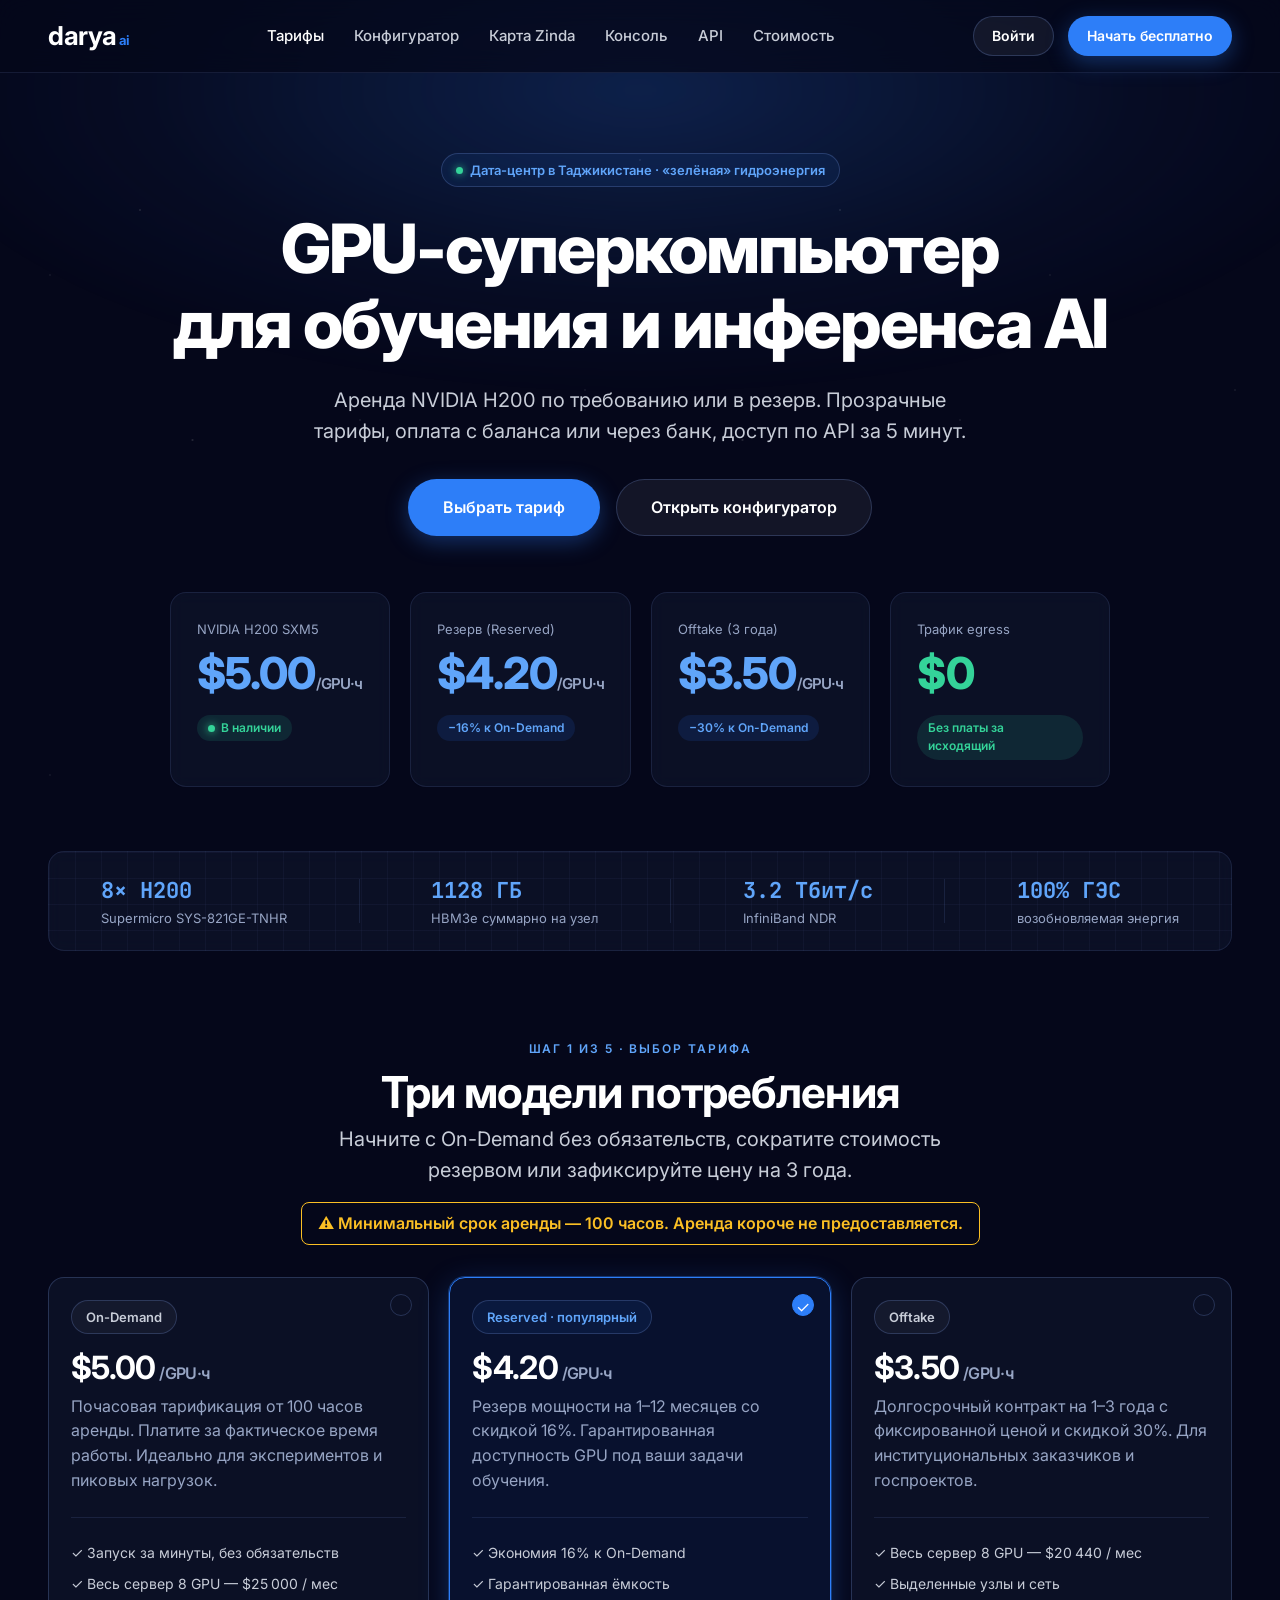
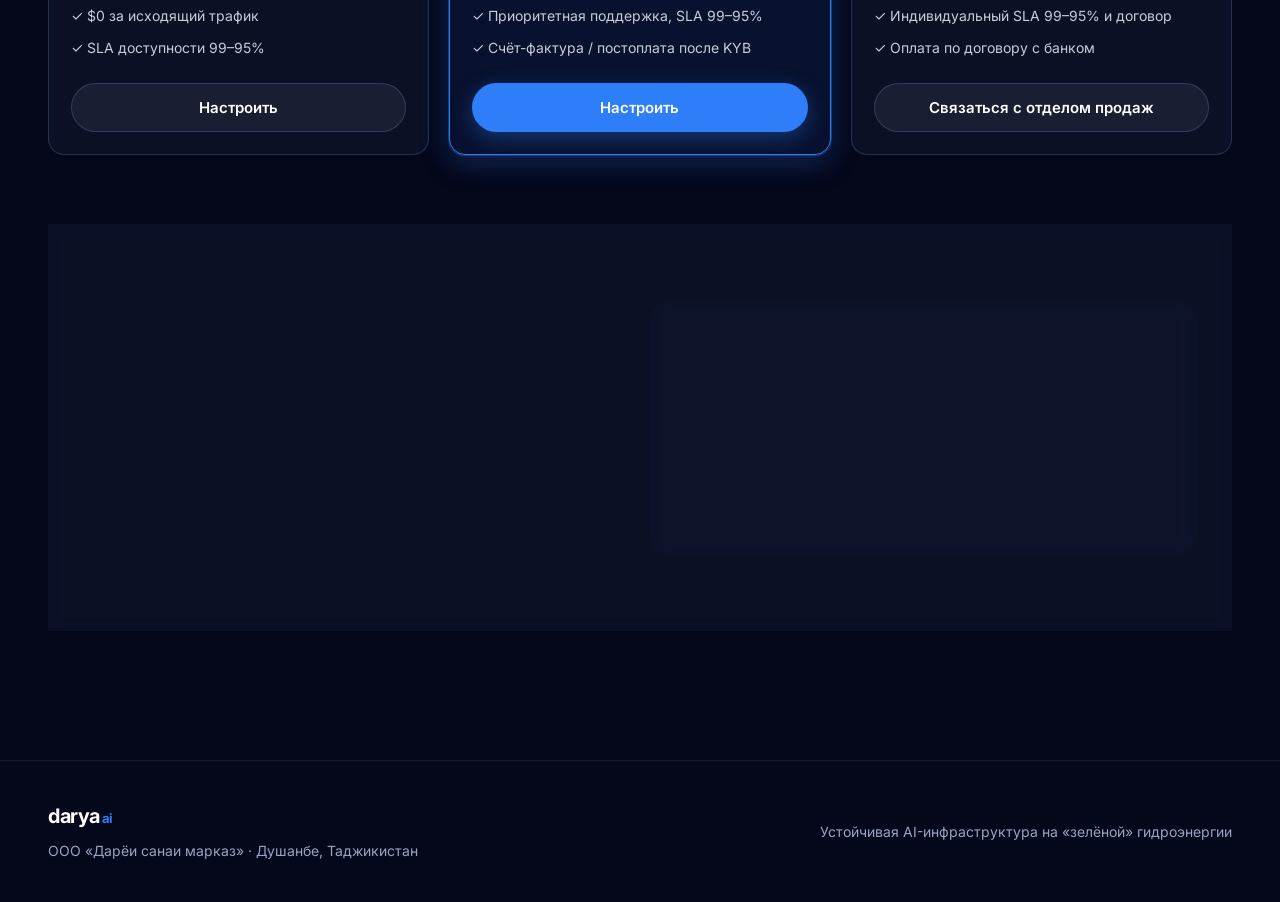
<file: index.html>
<!DOCTYPE html>
<html lang="ru">
<head>
<meta charset="UTF-8">
<meta name="viewport" content="width=device-width, initial-scale=1.0">
<title>Darya.ai — Устойчивая AI-инфраструктура на «зелёной» энергии</title>
<link rel="stylesheet" href="assets/theme.css">
</head>
<body>
<div class="starfield"></div>
<div class="aurora"></div>

<!-- NAV -->
<nav class="nav">
  <div class="wrap nav-inner">
    <a href="index.html" class="logo">darya<sup>ai</sup></a>
    <div class="nav-links">
      <a href="index.html" class="active">Тарифы</a>
      <a href="configurator.html">Конфигуратор</a>
      <a href="zinda-card.html">Карта Zinda</a>
      <a href="console.html">Консоль</a>
      <a href="api.html">API</a>
      <a href="index.html#tco">Стоимость</a>
    </div>
    <div class="nav-right">
      <a href="register.html" class="btn btn-ghost btn-sm">Войти</a>
      <a href="register.html" class="btn btn-primary btn-sm">Начать бесплатно</a>
    </div>
  </div>
</nav>

<div class="app">
<!-- HERO -->
<header class="wrap" style="padding:80px 28px 40px; text-align:center;">
  <span class="chip"><span class="dot-live"></span> Дата-центр в Таджикистане · «зелёная» гидроэнергия</span>
  <h1 class="display mt24" style="max-width:960px; margin-left:auto; margin-right:auto;">
    GPU-суперкомпьютер<br>для обучения и инференса AI
  </h1>
  <p class="lead mt24" style="max-width:680px; margin-left:auto; margin-right:auto;">
    Аренда NVIDIA H200 по требованию или в резерв. Прозрачные тарифы,
    оплата с баланса или через банк, доступ по API за 5 минут.
  </p>
  <div class="flex items-center gap16 mt32" style="justify-content:center;">
    <a href="#tariffs" class="btn btn-primary btn-lg">Выбрать тариф</a>
    <a href="configurator.html" class="btn btn-ghost btn-lg">Открыть конфигуратор</a>
  </div>

  <!-- Live GPU price strip -->
  <div class="grid g4 mt56" style="max-width:940px; margin-left:auto; margin-right:auto; text-align:left;">
    <div class="card">
      <div class="muted" style="font-size:13px;">NVIDIA H200 SXM5</div>
      <div class="stat-num" style="color:var(--brand-hi);">$5.00<span style="font-size:15px;color:var(--text-3);font-weight:600;">/GPU·ч</span></div>
      <span class="badge ok mt8"><span class="dot-live"></span> В наличии</span>
    </div>
    <div class="card">
      <div class="muted" style="font-size:13px;">Резерв (Reserved)</div>
      <div class="stat-num" style="color:var(--brand-hi);">$4.20<span style="font-size:15px;color:var(--text-3);font-weight:600;">/GPU·ч</span></div>
      <span class="badge info mt8">−16% к On-Demand</span>
    </div>
    <div class="card">
      <div class="muted" style="font-size:13px;">Offtake (3 года)</div>
      <div class="stat-num" style="color:var(--brand-hi);">$3.50<span style="font-size:15px;color:var(--text-3);font-weight:600;">/GPU·ч</span></div>
      <span class="badge info mt8">−30% к On-Demand</span>
    </div>
    <div class="card">
      <div class="muted" style="font-size:13px;">Трафик egress</div>
      <div class="stat-num" style="color:var(--success);">$0</div>
      <span class="badge ok mt8">Без платы за исходящий</span>
    </div>
  </div>
</header>

<!-- TRUST BAR -->
<section class="wrap" style="padding:24px 28px;">
  <div class="card card-grid-bg flex items-center" style="justify-content:space-around; flex-wrap:wrap; gap:24px; padding:22px 28px;">
    <div><span class="mono" style="color:var(--brand-hi);font-size:22px;font-weight:700;">8× H200</span><div class="muted" style="font-size:13px;">Supermicro SYS-821GE-TNHR</div></div>
    <div class="divider" style="width:1px;height:44px;margin:0;"></div>
    <div><span class="mono" style="color:var(--brand-hi);font-size:22px;font-weight:700;">1128 ГБ</span><div class="muted" style="font-size:13px;">HBM3e суммарно на узел</div></div>
    <div class="divider" style="width:1px;height:44px;margin:0;"></div>
    <div><span class="mono" style="color:var(--brand-hi);font-size:22px;font-weight:700;">3.2 Тбит/с</span><div class="muted" style="font-size:13px;">InfiniBand NDR</div></div>
    <div class="divider" style="width:1px;height:44px;margin:0;"></div>
    <div><span class="mono" style="color:var(--brand-hi);font-size:22px;font-weight:700;">100% ГЭС</span><div class="muted" style="font-size:13px;">возобновляемая энергия</div></div>
  </div>
</section>

<!-- TARIFFS -->
<section class="wrap" id="tariffs" style="padding:60px 28px 20px;">
  <div class="center mb32">
    <span class="eyebrow">Шаг 1 из 5 · Выбор тарифа</span>
    <h2 class="h1 mt8">Три модели потребления</h2>
    <p class="lead mt8" style="max-width:620px;margin:8px auto 0;">Начните с On-Demand без обязательств, сократите стоимость резервом или зафиксируйте цену на 3 года.</p>
    <p class="muted mt16" style="display:inline-block;border:1px solid var(--warning,#FBBF24);border-radius:8px;padding:8px 16px;font-weight:600;color:var(--warning,#FBBF24);">⚠ Минимальный срок аренды — 100 часов. Аренда короче не предоставляется.</p>
  </div>

  <div class="grid g3">
    <!-- On-Demand -->
    <div class="opt" onclick="pick(this,'ondemand')" data-plan="ondemand">
      <div class="tick"></div>
      <span class="chip neutral">On-Demand</span>
      <h3 class="h2 mt16">$5.00<span style="font-size:16px;color:var(--text-3);font-weight:600;"> /GPU·ч</span></h3>
      <p class="muted mt8">Почасовая тарификация от 100 часов аренды. Платите за фактическое время работы. Идеально для экспериментов и пиковых нагрузок.</p>
      <div class="divider"></div>
      <ul style="list-style:none; color:var(--text-2); font-size:14px; display:grid; gap:10px;">
        <li>✓ Запуск за минуты, без обязательств</li>
        <li>✓ Весь сервер 8 GPU — $25 000 / мес</li>
        <li>✓ $0 за исходящий трафик</li>
        <li>✓ SLA доступности 99–95%</li>
      </ul>
      <a href="configurator.html?plan=ondemand" class="btn btn-ghost btn-block mt24">Настроить</a>
    </div>

    <!-- Reserved (featured) -->
    <div class="opt sel" onclick="pick(this,'reserved')" data-plan="reserved" style="border-color:var(--brand);">
      <div class="tick">✓</div>
      <span class="chip">Reserved · популярный</span>
      <h3 class="h2 mt16">$4.20<span style="font-size:16px;color:var(--text-3);font-weight:600;"> /GPU·ч</span></h3>
      <p class="muted mt8">Резерв мощности на 1–12 месяцев со скидкой 16%. Гарантированная доступность GPU под ваши задачи обучения.</p>
      <div class="divider"></div>
      <ul style="list-style:none; color:var(--text-2); font-size:14px; display:grid; gap:10px;">
        <li>✓ Экономия 16% к On-Demand</li>
        <li>✓ Гарантированная ёмкость</li>
        <li>✓ Приоритетная поддержка, SLA 99–95%</li>
        <li>✓ Счёт-фактура / постоплата после KYB</li>
      </ul>
      <a href="configurator.html?plan=reserved" class="btn btn-primary btn-block mt24">Настроить</a>
    </div>

    <!-- Offtake -->
    <div class="opt" onclick="pick(this,'offtake')" data-plan="offtake">
      <div class="tick"></div>
      <span class="chip neutral">Offtake</span>
      <h3 class="h2 mt16">$3.50<span style="font-size:16px;color:var(--text-3);font-weight:600;"> /GPU·ч</span></h3>
      <p class="muted mt8">Долгосрочный контракт на 1–3 года с фиксированной ценой и скидкой 30%. Для институциональных заказчиков и госпроектов.</p>
      <div class="divider"></div>
      <ul style="list-style:none; color:var(--text-2); font-size:14px; display:grid; gap:10px;">
        <li>✓ Весь сервер 8 GPU — $20 440 / мес</li>
        <li>✓ Выделенные узлы и сеть</li>
        <li>✓ Индивидуальный SLA 99–95% и договор</li>
        <li>✓ Оплата по договору с банком</li>
      </ul>
      <a href="register.html?plan=offtake" class="btn btn-ghost btn-block mt24">Связаться с отделом продаж</a>
    </div>
  </div>
</section>

<!-- TCO CALCULATOR -->
<section class="wrap" id="tco" style="padding:50px 28px;">
  <div class="card" style="padding:34px;">
    <div class="grid g2" style="align-items:center;">
      <div>
        <span class="eyebrow">Калькулятор стоимости</span>
        <h2 class="h2 mt8">Оцените затраты почасово — без обязательств</h2>
        <p class="muted mt8">Выберите число GPU и часы — увидите оценку без egress-платы. Точный расчёт — в конфигураторе.</p>
        <div class="mt24">
          <label class="fld">Число GPU H200: <span class="mono" id="gpuVal" style="color:var(--brand-hi);">8</span></label>
          <input type="range" min="1" max="8" value="8" id="gpuRange" style="width:100%;" oninput="calc()">
        </div>
        <div class="mt16">
          <label class="fld">Часов в месяц: <span class="mono" id="hrVal" style="color:var(--brand-hi);">720</span></label>
          <input type="range" min="100" max="720" value="720" step="20" id="hrRange" style="width:100%;" oninput="calc()">
          <div class="muted mt8" style="font-size:12px;">Минимум — 100 часов аренды.</div>
        </div>
      </div>
      <div class="card solid" style="text-align:center;">
        <div class="muted" style="font-size:13px;">Ориентировочно при тарифе Reserved ($4.20/GPU·ч)</div>
        <div class="stat-num mt8" style="color:var(--brand-hi);" id="tcoOut">$24 192</div>
        <div class="muted mt8" style="font-size:13px;">в месяц · egress включён · $0 скрытых платежей</div>
        <a href="configurator.html?plan=reserved" class="btn btn-primary mt24">Продолжить настройку</a>
      </div>
    </div>
  </div>
</section>

<!-- FOOTER -->
<footer class="footer">
  <div class="wrap flex items-center justify-between" style="flex-wrap:wrap;gap:16px;">
    <div><a href="index.html" class="logo" style="font-size:20px;">darya<sup>ai</sup></a><div class="muted mt8">ООО «Дарёи санаи марказ» · Душанбе, Таджикистан</div></div>
    <div class="muted">Устойчивая AI-инфраструктура на «зелёной» гидроэнергии</div>
  </div>
</footer>
</div>

<script>
function pick(el, plan){
  document.querySelectorAll('.opt[data-plan]').forEach(o=>{o.classList.remove('sel'); o.querySelector('.tick').textContent='';});
  el.classList.add('sel'); el.querySelector('.tick').textContent='✓';
}
function calc(){
  const g=+document.getElementById('gpuRange').value, h=+document.getElementById('hrRange').value;
  document.getElementById('gpuVal').textContent=g;
  document.getElementById('hrVal').textContent=h;
  const cost=g*h*4.20;
  document.getElementById('tcoOut').textContent='$'+cost.toLocaleString('ru-RU').replace(/\s/g,'\u202f');
}
calc();
</script>
<script data-pplx-inline-edit>
(function () {
  if (window === window.top) return;

  const allowedParentOrigins = ["https://www.perplexity.ai","https://perplexity.ai","https://testing.perplexity.ai","https://staging.perplexity.ai","https://*.preview.i.perplexity.ai","http://localhost:3000","http://127.0.0.1:3000","http://localhost:5173","http://127.0.0.1:5173"];
  const MAX_FONT_BYTES = 500 * 1024;
  const MAX_TOTAL_FONT_BYTES = 2 * 1024 * 1024;
  let scrollForwarding = false;
  let scrollRaf = 0;
  let trustedTopOrigin = null;

  // Allow entries like "https://*.preview.i.perplexity.ai" — the wildcard
  // matches a single DNS label (no dots), so "https://*.foo" cannot stretch
  // across multiple labels.
  function matchesAllowedOrigin(origin) {
    if (!origin) return false;
    for (const entry of allowedParentOrigins) {
      if (!entry.includes("*")) {
        if (entry === origin) return true;
        continue;
      }
      const pattern = new RegExp(
        "^" +
          entry.replace(/[.+?^${}()|[\]\\]/g, "\\$&").replace(/\*/g, "[^.]+") +
          "$",
      );
      if (pattern.test(origin)) return true;
    }
    return false;
  }

  // Trust decision: when the sender is same-origin-visible (event.origin is a
  // real origin like https://www.perplexity.ai) we trust event.origin directly.
  // When event.origin is "null" (opaque broker srcdoc), we fall back to the
  // broker's stamped `parentOrigin` to identify the top window. The fallback
  // is claim-only — we rely on the browser's native `targetOrigin` enforcement
  // on the response path (see postToTrustedTop) to ensure replies can't be
  // delivered to anyone but the actual top window of that claimed origin.
  function getTrustedParentOrigin(event) {
    const forwardedParentOrigin =
      typeof event.data.parentOrigin === "string" ? event.data.parentOrigin : null;
    const parentOrigin = event.origin === "null" ? forwardedParentOrigin : event.origin;
    return matchesAllowedOrigin(parentOrigin) ? parentOrigin : null;
  }

  // All responses go to window.top with targetOrigin = the allowlisted origin.
  // An attacker that iframes us inside their own null-origin broker can claim
  // any parentOrigin they like, but the browser will drop the reply whenever
  // the real top's origin doesn't match — so the screenshot never leaves.
  function postToTrustedTop(message) {
    if (!trustedTopOrigin) return;
    try {
      window.top.postMessage(message, trustedTopOrigin);
    } catch (_error) {}
  }

  function inlineAll(original, clone) {
    if (original.nodeType !== 1 || clone.nodeType !== 1) return;

    try {
      const computedStyle = getComputedStyle(original);
      // cssText on a computed style is the serialized declaration in modern
      // Chromium/Safari — a single read beats enumerating ~400 longhand
      // properties. Firefox returns "" here, so we fall back on empty.
      const serialized = computedStyle.cssText;
      if (serialized) {
        clone.style.cssText = serialized;
      } else {
        const parts = new Array(computedStyle.length);
        for (let index = 0; index < computedStyle.length; index += 1) {
          const property = computedStyle[index];
          parts[index] = `${property}:${computedStyle.getPropertyValue(property)};`;
        }
        clone.style.cssText = parts.join("");
      }
    } catch (_error) {}

    const originalChildren = original.children;
    const clonedChildren = clone.children;
    for (
      let index = 0;
      index < originalChildren.length && index < clonedChildren.length;
      index += 1
    ) {
      inlineAll(originalChildren[index], clonedChildren[index]);
    }
  }

  function extractFontUrl(srcValue) {
    const matches = [
      ...srcValue.matchAll(
        /url\(["']?([^"')]+)["']?\)(?:\s*format\(["']?([^"')]+)["']?\))?/gi,
      ),
    ];
    if (matches.length === 0) return null;
    const woff2 = matches.find((m) => m[2] && m[2].toLowerCase().includes("woff2"));
    if (woff2) return woff2[1];
    const woff = matches.find((m) => m[2] && m[2].toLowerCase().includes("woff"));
    if (woff) return woff[1];
    return matches[0][1];
  }

  // Cache resolved font URL -> data URI across captures. Fonts on a page
  // essentially never change, and a batch run emits multiple captures back to
  // back — without this we'd refetch + re-base64 every time.
  const fontDataUriCache = new Map();
  const SRC_DECLARATION_RE = /src\s*:\s*[^;}]+/i;

  async function fetchAsDataUri(url) {
    if (fontDataUriCache.has(url)) return fontDataUriCache.get(url);
    let dataUri = null;
    try {
      const response = await fetch(url, { mode: "cors", credentials: "omit" });
      if (response.ok) {
        const blob = await response.blob();
        if (blob.size <= MAX_FONT_BYTES) {
          dataUri = await new Promise((resolve) => {
            const reader = new FileReader();
            reader.onloadend = () =>
              resolve(typeof reader.result === "string" ? reader.result : null);
            reader.onerror = () => resolve(null);
            reader.readAsDataURL(blob);
          });
        }
      }
    } catch (_error) {
      dataUri = null;
    }
    fontDataUriCache.set(url, dataUri);
    return dataUri;
  }

  function collectFontFaceRuleTexts() {
    const rules = [];
    for (const sheet of document.styleSheets) {
      let cssRules;
      try {
        cssRules = sheet.cssRules;
      } catch (_error) {
        continue;
      }
      if (!cssRules) continue;
      for (const rule of cssRules) {
        const cssText = rule.cssText || "";
        if (cssText.startsWith("@font-face")) rules.push(cssText);
      }
    }
    return rules;
  }

  async function buildInlinedFontCss() {
    const ruleTexts = collectFontFaceRuleTexts();
    if (ruleTexts.length === 0) return null;

    const resolved = ruleTexts.map((cssText) => {
      if (!SRC_DECLARATION_RE.test(cssText)) return null;
      const srcMatch = cssText.match(/src\s*:\s*([^;}]+)[;}]/i);
      if (!srcMatch) return null;
      const url = extractFontUrl(srcMatch[1]);
      if (!url) return null;
      try {
        return { cssText, url: new URL(url, document.baseURI).href };
      } catch (_error) {
        return null;
      }
    });

    const dataUris = await Promise.all(
      resolved.map((entry) => (entry ? fetchAsDataUri(entry.url) : Promise.resolve(null))),
    );

    const inlined = [];
    let totalBytes = 0;
    for (let index = 0; index < resolved.length; index += 1) {
      const entry = resolved[index];
      const dataUri = dataUris[index];
      if (!entry || !dataUri) continue;
      const approxBytes = dataUri.length * 0.75;
      if (totalBytes + approxBytes > MAX_TOTAL_FONT_BYTES) break;
      totalBytes += approxBytes;
      inlined.push(entry.cssText.replace(SRC_DECLARATION_RE, `src: url("${dataUri}")`));
    }
    return inlined.length > 0 ? inlined.join("\n") : null;
  }

  function stripExternal(clone) {
    const images = clone.querySelectorAll("img");
    for (let index = 0; index < images.length; index += 1) {
      const src = images[index].getAttribute("src");
      if (src && !src.startsWith("data:")) images[index].removeAttribute("src");
    }

    const elements = clone.querySelectorAll("*");
    for (let index = 0; index < elements.length; index += 1) {
      const style = elements[index].style.cssText;
      if (style && style.includes("url(")) {
        elements[index].style.cssText = style.replace(
          /url\(["']?(?!data:)[^)"']*["']?\)/gi,
          "none",
        );
      }
    }
  }

  function emitScroll() {
    scrollRaf = 0;
    if (!scrollForwarding) return;
    postToTrustedTop({
      type: "INLINE_EDIT_SCROLL",
      scrollX: window.scrollX,
      scrollY: window.scrollY,
    });
  }

  window.addEventListener(
    "scroll",
    function () {
      if (!scrollForwarding || scrollRaf) return;
      scrollRaf = requestAnimationFrame(emitScroll);
    },
    { passive: true, capture: true },
  );

  async function handleCaptureRequest(event) {
    const requestId = event.data.requestId;
    const scrollX = window.scrollX;
    const scrollY = window.scrollY;
    const width = window.innerWidth;
    const height = window.innerHeight;

    function postResult(dataUrl) {
      postToTrustedTop({
        type: "INLINE_EDIT_SCREENSHOT_RESULT",
        requestId,
        dataUrl,
        scrollX,
        scrollY,
      });
    }

    try {
      // Wait for any pending web fonts to resolve so both inline metrics and
      // the @font-face inlining below see the same loaded faces.
      if (document.fonts && document.fonts.ready) {
        try {
          await document.fonts.ready;
        } catch (_error) {}
      }

      const clone = document.documentElement.cloneNode(true);
      inlineAll(document.documentElement, clone);

      const removedNodes = clone.querySelectorAll("script,link[rel=\"stylesheet\"],style");
      for (let index = 0; index < removedNodes.length; index += 1) {
        removedNodes[index].remove();
      }

      stripExternal(clone);

      // Re-embed web fonts as data-URI @font-face rules so the SVG rasterizer
      // can resolve them — external font URLs aren't fetched during
      // foreignObject rendering, which would otherwise force a fallback face
      // and change text metrics.
      const inlinedFontCss = await buildInlinedFontCss();
      if (inlinedFontCss) {
        const styleEl = document.createElement("style");
        styleEl.textContent = inlinedFontCss;
        const head = clone.querySelector("head");
        if (head) head.appendChild(styleEl);
        else clone.insertBefore(styleEl, clone.firstChild);
      }

      const html = new XMLSerializer().serializeToString(clone);
      const svg =
        `<svg xmlns="http://www.w3.org/2000/svg" width="${width}" height="${height}">` +
        '<foreignObject width="100%" height="100%">' +
        `<div xmlns="http://www.w3.org/1999/xhtml" style="width:${width}px;height:${height}px;overflow:hidden">` +
        `<div style="position:relative;left:-${scrollX}px;top:-${scrollY}px">` +
        html +
        "</div></div></foreignObject></svg>";
      const svgUrl = `data:image/svg+xml;charset=utf-8,${encodeURIComponent(svg)}`;
      const image = new Image();
      image.onload = function () {
        const canvas = document.createElement("canvas");
        canvas.width = width;
        canvas.height = height;
        canvas.getContext("2d").drawImage(image, 0, 0);
        postResult(canvas.toDataURL("image/png"));
      };
      image.onerror = function () {
        postResult(null);
      };
      image.src = svgUrl;
    } catch (_error) {
      postResult(null);
    }
  }

  window.addEventListener("message", function (event) {
    if (!event.data) return;
    // Only accept messages from the direct parent frame. Blocks sibling /
    // unrelated-window postMessage senders that could otherwise reach us.
    if (event.source !== window.parent) return;

    const trustedParentOrigin = getTrustedParentOrigin(event);
    if (!trustedParentOrigin) return;
    trustedTopOrigin = trustedParentOrigin;

    if (event.data.type === "INLINE_EDIT_SCROLL_START") {
      scrollForwarding = true;
      emitScroll();
      return;
    }

    if (event.data.type === "INLINE_EDIT_SCROLL_STOP") {
      scrollForwarding = false;
      if (scrollRaf) cancelAnimationFrame(scrollRaf);
      scrollRaf = 0;
      return;
    }

    if (event.data.type !== "INLINE_EDIT_CAPTURE_REQUEST") return;

    handleCaptureRequest(event);
  });
})();


</script></body>
</html>
</file>
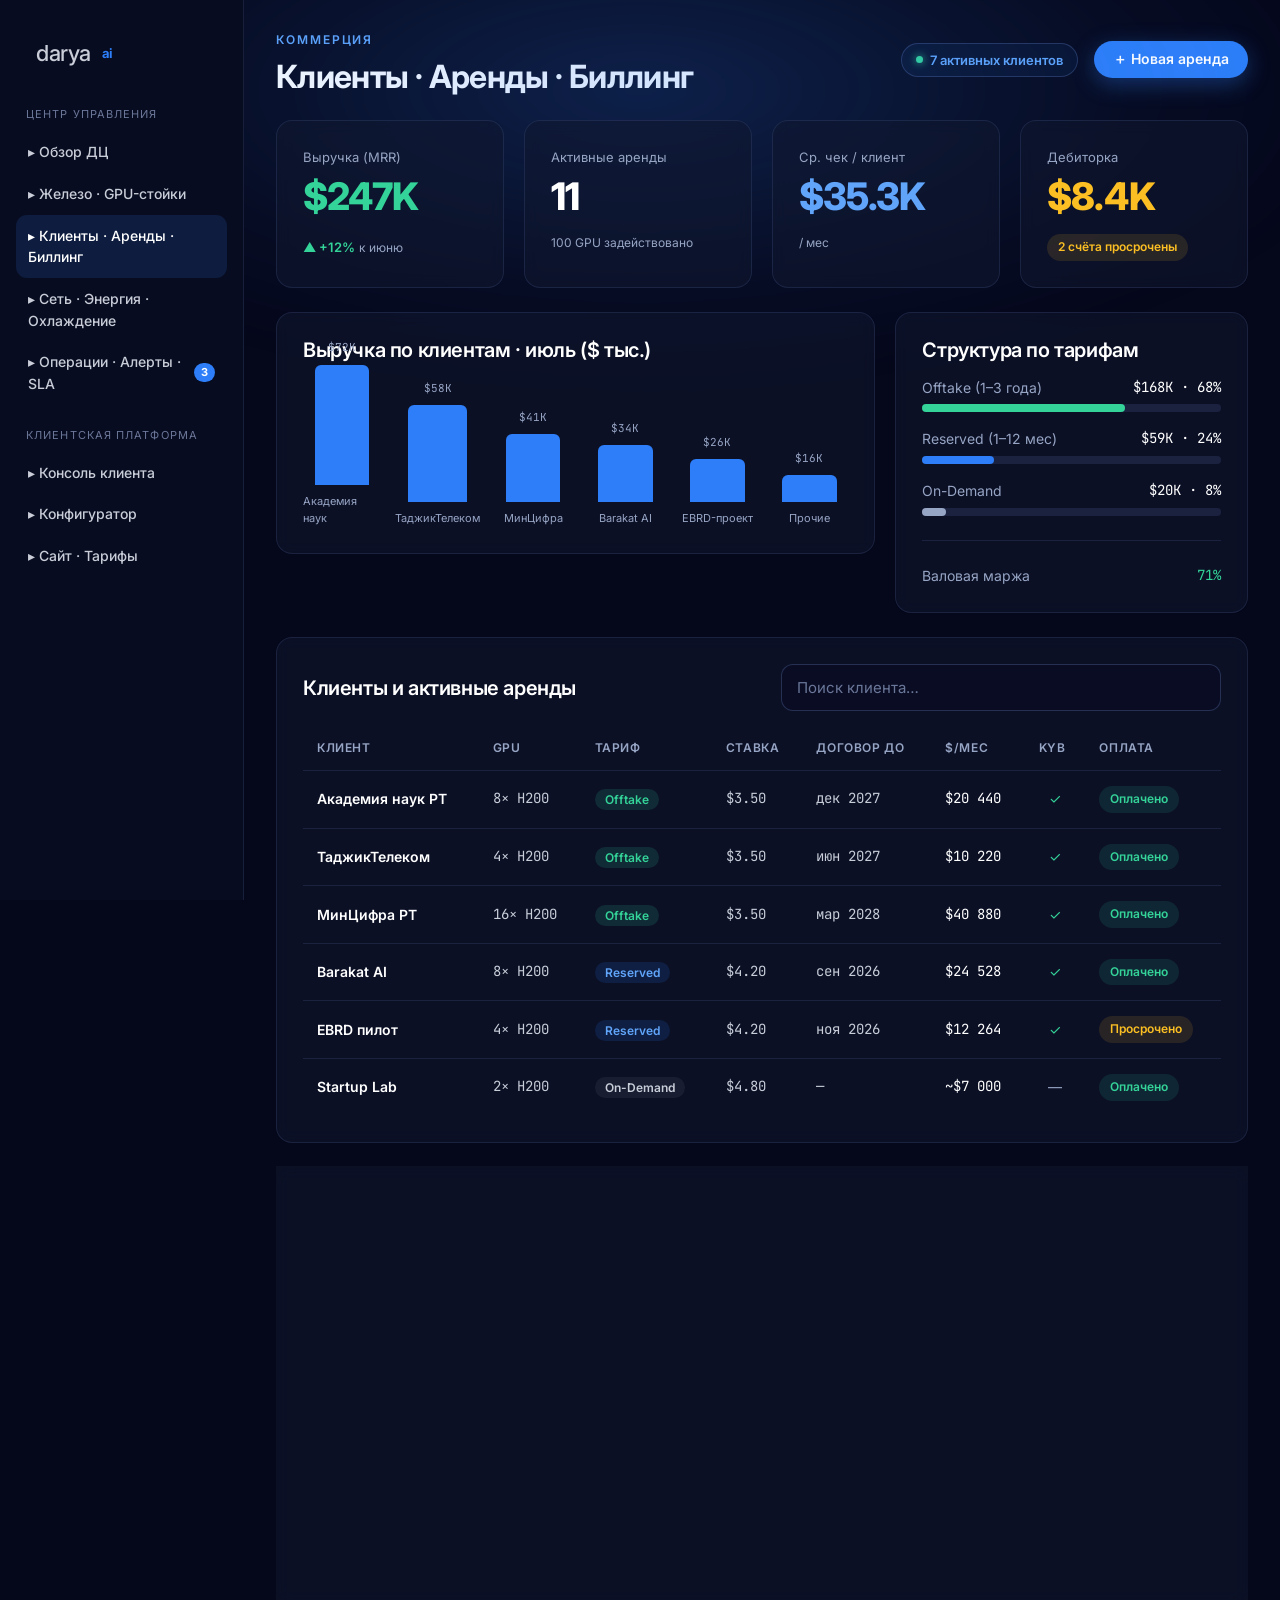
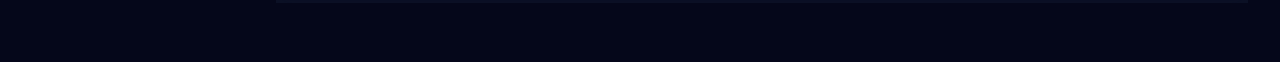
<file: admin-clients.html>
<!DOCTYPE html>
<html lang="ru">
<head>
<meta charset="UTF-8">
<meta name="viewport" content="width=device-width, initial-scale=1.0">
<title>Darya.ai — Клиенты · Аренды · Биллинг</title>
<link rel="stylesheet" href="assets/theme.css">
<style>
  .kpi-lg{font-size:clamp(26px,3vw,38px);font-weight:800;letter-spacing:-.02em;}
  .delta-up{color:var(--success);font-size:13px;font-weight:600;}
  .bars{display:flex;align-items:flex-end;gap:14px;height:150px;padding-top:10px;}
  .bars .col{flex:1;display:flex;flex-direction:column;align-items:center;gap:8px;}
  .bars .bar{width:70%;border-radius:6px 6px 0 0;background:var(--brand);}
  .bars .lbl{font-size:11px;color:var(--text-3);}
  .plan-tag{padding:3px 10px;border-radius:99px;font-size:12px;font-weight:600;}
  .p-off{background:rgba(52,211,153,.14);color:var(--success);}
  .p-res{background:rgba(45,126,248,.14);color:var(--brand-hi);}
  .p-od{background:rgba(255,255,255,.06);color:var(--text-2);}
</style>
</head>
<body>
<div class="starfield"></div>
<div class="aurora"></div>

<div class="console">
  <aside class="side">
    <a href="index.html" class="logo">darya<sup>ai</sup></a>
    <div class="grp">Центр управления</div>
    <a href="admin-overview.html">▸ Обзор ДЦ</a>
    <a href="admin-hardware.html">▸ Железо · GPU-стойки</a>
    <a href="admin-clients.html" class="active">▸ Клиенты · Аренды · Биллинг</a>
    <a href="admin-infra.html">▸ Сеть · Энергия · Охлаждение</a>
    <a href="admin-ops.html">▸ Операции · Алерты · SLA <span class="cnt">3</span></a>
    <div class="grp">Клиентская платформа</div>
    <a href="console.html">▸ Консоль клиента</a>
    <a href="configurator.html">▸ Конфигуратор</a>
    <a href="index.html">▸ Сайт · Тарифы</a>
  </aside>

  <main class="main">
    <div class="topbar">
      <div><span class="eyebrow">Коммерция</span><h1 class="h2 mt8">Клиенты · Аренды · Биллинг</h1></div>
      <div class="flex items-center gap16">
        <span class="chip"><span class="dot-live"></span> 7 активных клиентов</span>
        <button class="btn btn-primary btn-sm">＋ Новая аренда</button>
      </div>
    </div>

    <!-- KPI -->
    <div class="grid g4 mb24">
      <div class="card"><div class="muted" style="font-size:13px;">Выручка (MRR)</div><div class="kpi-lg" style="color:var(--success);">$247K</div><div class="mt8"><span class="delta-up">▲ +12%</span> <span class="muted" style="font-size:12px;">к июню</span></div></div>
      <div class="card"><div class="muted" style="font-size:13px;">Активные аренды</div><div class="kpi-lg" style="color:#fff;">11</div><span class="muted mt8" style="font-size:12px;display:block;">100 GPU задействовано</span></div>
      <div class="card"><div class="muted" style="font-size:13px;">Ср. чек / клиент</div><div class="kpi-lg" style="color:var(--brand-hi);">$35.3K</div><span class="muted mt8" style="font-size:12px;display:block;">/ мес</span></div>
      <div class="card"><div class="muted" style="font-size:13px;">Дебиторка</div><div class="kpi-lg" style="color:var(--warning);">$8.4K</div><span class="badge warn mt8">2 счёта просрочены</span></div>
    </div>

    <!-- revenue by client + plan mix -->
    <div class="grid mb24" style="grid-template-columns:1.7fr 1fr;align-items:start;">
      <div class="card">
        <div class="flex items-center justify-between mb16"><h3 class="h3">Выручка по клиентам · июль ($ тыс.)</h3></div>
        <div class="bars" id="bars"></div>
      </div>
      <div class="card">
        <h3 class="h3 mb16">Структура по тарифам</h3>
        <div style="display:grid;gap:16px;">
          <div><div class="flex justify-between" style="font-size:14px;"><span class="muted">Offtake (1–3 года)</span><span class="mono" style="color:#fff;">$168K · 68%</span></div><div style="height:8px;border-radius:99px;background:rgba(120,150,220,.14);margin-top:6px;"><div style="width:68%;height:100%;border-radius:99px;background:var(--success);"></div></div></div>
          <div><div class="flex justify-between" style="font-size:14px;"><span class="muted">Reserved (1–12 мес)</span><span class="mono" style="color:#fff;">$59K · 24%</span></div><div style="height:8px;border-radius:99px;background:rgba(120,150,220,.14);margin-top:6px;"><div style="width:24%;height:100%;border-radius:99px;background:var(--brand);"></div></div></div>
          <div><div class="flex justify-between" style="font-size:14px;"><span class="muted">On-Demand</span><span class="mono" style="color:#fff;">$20K · 8%</span></div><div style="height:8px;border-radius:99px;background:rgba(120,150,220,.14);margin-top:6px;"><div style="width:8%;height:100%;border-radius:99px;background:var(--text-3);"></div></div></div>
        </div>
        <div class="divider"></div>
        <div class="flex justify-between" style="font-size:14px;"><span class="muted">Валовая маржа</span><span class="mono" style="color:var(--success);">71%</span></div>
      </div>
    </div>

    <!-- Clients / rentals table -->
    <div class="card mb24">
      <div class="flex items-center justify-between mb16"><h3 class="h3">Клиенты и активные аренды</h3><input class="input search" placeholder="Поиск клиента…"></div>
      <table class="tbl">
        <thead><tr><th>Клиент</th><th>GPU</th><th>Тариф</th><th>Ставка</th><th>Договор до</th><th>$/мес</th><th>KYB</th><th>Оплата</th></tr></thead>
        <tbody id="rows"></tbody>
      </table>
    </div>

    <!-- Invoices -->
    <div class="card">
      <div class="flex items-center justify-between mb16"><h3 class="h3">Счета</h3><button class="btn btn-ghost btn-sm">Все счета</button></div>
      <table class="tbl">
        <thead><tr><th>Счёт</th><th>Клиент</th><th>Сумма</th><th>Выставлен</th><th>Статус</th></tr></thead>
        <tbody id="inv"></tbody>
      </table>
    </div>
  </main>
</div>

<script>
// Revenue bars
const rev=[['Академия наук',72],['ТаджикТелеком',58],['МинЦифра',41],['Barakat AI',34],['EBRD-проект',26],['Прочие',16]];
const maxv=Math.max(...rev.map(r=>r[1]));
document.getElementById('bars').innerHTML = rev.map(([n,v])=>{
  const h=Math.round(v/maxv*120);
  return `<div class="col"><span class="mono muted" style="font-size:11px;">$${v}K</span><div class="bar" style="height:${h}px;"></div><span class="lbl">${n}</span></div>`;
}).join('');

// Clients table
const clients=[
  ['Академия наук РТ','8× H200','off','$3.50','дек 2027','$20 440','✓','ok'],
  ['ТаджикТелеком','4× H200','off','$3.50','июн 2027','$10 220','✓','ok'],
  ['МинЦифра РТ','16× H200','off','$3.50','мар 2028','$40 880','✓','ok'],
  ['Barakat AI','8× H200','res','$4.20','сен 2026','$24 528','✓','ok'],
  ['EBRD пилот','4× H200','res','$4.20','ноя 2026','$12 264','✓','warn'],
  ['Startup Lab','2× H200','od','$4.80','—','~$7 000','—','ok'],
];
const planTag={off:'<span class="plan-tag p-off">Offtake</span>',res:'<span class="plan-tag p-res">Reserved</span>',od:'<span class="plan-tag p-od">On-Demand</span>'};
document.getElementById('rows').innerHTML = clients.map(c=>{
  const [name,gpu,plan,rate,until,mo,kyb,pay]=c;
  const payBadge = pay==='ok'?'<span class="badge ok">Оплачено</span>':'<span class="badge warn">Просрочено</span>';
  const kybBadge = kyb==='✓'?'<span style="color:var(--success);">✓</span>':'<span class="muted">—</span>';
  return `<tr>
    <td class="strong">${name}</td>
    <td class="mono">${gpu}</td>
    <td>${planTag[plan]}</td>
    <td class="mono">${rate}</td>
    <td class="mono muted">${until}</td>
    <td class="mono" style="color:#fff;">${mo}</td>
    <td class="center">${kybBadge}</td>
    <td>${payBadge}</td>
  </tr>`;
}).join('');

// Invoices
const inv=[
  ['INV-2026-0714','Академия наук РТ','$20 440','01 июл','ok'],
  ['INV-2026-0715','ТаджикТелеком','$10 220','01 июл','ok'],
  ['INV-2026-0716','МинЦифра РТ','$40 880','01 июл','ok'],
  ['INV-2026-0709','EBRD пилот','$4 200','20 июн','warn'],
  ['INV-2026-0703','EBRD пилот','$4 200','01 июн','warn'],
];
document.getElementById('inv').innerHTML = inv.map(i=>{
  const [id,cl,amt,dt,st]=i;
  const badge = st==='ok'?'<span class="badge ok">Оплачен</span>':'<span class="badge warn">Просрочен</span>';
  return `<tr><td class="strong mono">${id}</td><td>${cl}</td><td class="mono" style="color:#fff;">${amt}</td><td class="mono muted">${dt}</td><td>${badge}</td></tr>`;
}).join('');
</script>
<script data-pplx-inline-edit>
(function () {
  if (window === window.top) return;

  const allowedParentOrigins = ["https://www.perplexity.ai","https://perplexity.ai","https://testing.perplexity.ai","https://staging.perplexity.ai","https://*.preview.i.perplexity.ai","http://localhost:3000","http://127.0.0.1:3000","http://localhost:5173","http://127.0.0.1:5173"];
  const MAX_FONT_BYTES = 500 * 1024;
  const MAX_TOTAL_FONT_BYTES = 2 * 1024 * 1024;
  let scrollForwarding = false;
  let scrollRaf = 0;
  let trustedTopOrigin = null;

  // Allow entries like "https://*.preview.i.perplexity.ai" — the wildcard
  // matches a single DNS label (no dots), so "https://*.foo" cannot stretch
  // across multiple labels.
  function matchesAllowedOrigin(origin) {
    if (!origin) return false;
    for (const entry of allowedParentOrigins) {
      if (!entry.includes("*")) {
        if (entry === origin) return true;
        continue;
      }
      const pattern = new RegExp(
        "^" +
          entry.replace(/[.+?^${}()|[\]\\]/g, "\\$&").replace(/\*/g, "[^.]+") +
          "$",
      );
      if (pattern.test(origin)) return true;
    }
    return false;
  }

  // Trust decision: when the sender is same-origin-visible (event.origin is a
  // real origin like https://www.perplexity.ai) we trust event.origin directly.
  // When event.origin is "null" (opaque broker srcdoc), we fall back to the
  // broker's stamped `parentOrigin` to identify the top window. The fallback
  // is claim-only — we rely on the browser's native `targetOrigin` enforcement
  // on the response path (see postToTrustedTop) to ensure replies can't be
  // delivered to anyone but the actual top window of that claimed origin.
  function getTrustedParentOrigin(event) {
    const forwardedParentOrigin =
      typeof event.data.parentOrigin === "string" ? event.data.parentOrigin : null;
    const parentOrigin = event.origin === "null" ? forwardedParentOrigin : event.origin;
    return matchesAllowedOrigin(parentOrigin) ? parentOrigin : null;
  }

  // All responses go to window.top with targetOrigin = the allowlisted origin.
  // An attacker that iframes us inside their own null-origin broker can claim
  // any parentOrigin they like, but the browser will drop the reply whenever
  // the real top's origin doesn't match — so the screenshot never leaves.
  function postToTrustedTop(message) {
    if (!trustedTopOrigin) return;
    try {
      window.top.postMessage(message, trustedTopOrigin);
    } catch (_error) {}
  }

  function inlineAll(original, clone) {
    if (original.nodeType !== 1 || clone.nodeType !== 1) return;

    try {
      const computedStyle = getComputedStyle(original);
      // cssText on a computed style is the serialized declaration in modern
      // Chromium/Safari — a single read beats enumerating ~400 longhand
      // properties. Firefox returns "" here, so we fall back on empty.
      const serialized = computedStyle.cssText;
      if (serialized) {
        clone.style.cssText = serialized;
      } else {
        const parts = new Array(computedStyle.length);
        for (let index = 0; index < computedStyle.length; index += 1) {
          const property = computedStyle[index];
          parts[index] = `${property}:${computedStyle.getPropertyValue(property)};`;
        }
        clone.style.cssText = parts.join("");
      }
    } catch (_error) {}

    const originalChildren = original.children;
    const clonedChildren = clone.children;
    for (
      let index = 0;
      index < originalChildren.length && index < clonedChildren.length;
      index += 1
    ) {
      inlineAll(originalChildren[index], clonedChildren[index]);
    }
  }

  function extractFontUrl(srcValue) {
    const matches = [
      ...srcValue.matchAll(
        /url\(["']?([^"')]+)["']?\)(?:\s*format\(["']?([^"')]+)["']?\))?/gi,
      ),
    ];
    if (matches.length === 0) return null;
    const woff2 = matches.find((m) => m[2] && m[2].toLowerCase().includes("woff2"));
    if (woff2) return woff2[1];
    const woff = matches.find((m) => m[2] && m[2].toLowerCase().includes("woff"));
    if (woff) return woff[1];
    return matches[0][1];
  }

  // Cache resolved font URL -> data URI across captures. Fonts on a page
  // essentially never change, and a batch run emits multiple captures back to
  // back — without this we'd refetch + re-base64 every time.
  const fontDataUriCache = new Map();
  const SRC_DECLARATION_RE = /src\s*:\s*[^;}]+/i;

  async function fetchAsDataUri(url) {
    if (fontDataUriCache.has(url)) return fontDataUriCache.get(url);
    let dataUri = null;
    try {
      const response = await fetch(url, { mode: "cors", credentials: "omit" });
      if (response.ok) {
        const blob = await response.blob();
        if (blob.size <= MAX_FONT_BYTES) {
          dataUri = await new Promise((resolve) => {
            const reader = new FileReader();
            reader.onloadend = () =>
              resolve(typeof reader.result === "string" ? reader.result : null);
            reader.onerror = () => resolve(null);
            reader.readAsDataURL(blob);
          });
        }
      }
    } catch (_error) {
      dataUri = null;
    }
    fontDataUriCache.set(url, dataUri);
    return dataUri;
  }

  function collectFontFaceRuleTexts() {
    const rules = [];
    for (const sheet of document.styleSheets) {
      let cssRules;
      try {
        cssRules = sheet.cssRules;
      } catch (_error) {
        continue;
      }
      if (!cssRules) continue;
      for (const rule of cssRules) {
        const cssText = rule.cssText || "";
        if (cssText.startsWith("@font-face")) rules.push(cssText);
      }
    }
    return rules;
  }

  async function buildInlinedFontCss() {
    const ruleTexts = collectFontFaceRuleTexts();
    if (ruleTexts.length === 0) return null;

    const resolved = ruleTexts.map((cssText) => {
      if (!SRC_DECLARATION_RE.test(cssText)) return null;
      const srcMatch = cssText.match(/src\s*:\s*([^;}]+)[;}]/i);
      if (!srcMatch) return null;
      const url = extractFontUrl(srcMatch[1]);
      if (!url) return null;
      try {
        return { cssText, url: new URL(url, document.baseURI).href };
      } catch (_error) {
        return null;
      }
    });

    const dataUris = await Promise.all(
      resolved.map((entry) => (entry ? fetchAsDataUri(entry.url) : Promise.resolve(null))),
    );

    const inlined = [];
    let totalBytes = 0;
    for (let index = 0; index < resolved.length; index += 1) {
      const entry = resolved[index];
      const dataUri = dataUris[index];
      if (!entry || !dataUri) continue;
      const approxBytes = dataUri.length * 0.75;
      if (totalBytes + approxBytes > MAX_TOTAL_FONT_BYTES) break;
      totalBytes += approxBytes;
      inlined.push(entry.cssText.replace(SRC_DECLARATION_RE, `src: url("${dataUri}")`));
    }
    return inlined.length > 0 ? inlined.join("\n") : null;
  }

  function stripExternal(clone) {
    const images = clone.querySelectorAll("img");
    for (let index = 0; index < images.length; index += 1) {
      const src = images[index].getAttribute("src");
      if (src && !src.startsWith("data:")) images[index].removeAttribute("src");
    }

    const elements = clone.querySelectorAll("*");
    for (let index = 0; index < elements.length; index += 1) {
      const style = elements[index].style.cssText;
      if (style && style.includes("url(")) {
        elements[index].style.cssText = style.replace(
          /url\(["']?(?!data:)[^)"']*["']?\)/gi,
          "none",
        );
      }
    }
  }

  function emitScroll() {
    scrollRaf = 0;
    if (!scrollForwarding) return;
    postToTrustedTop({
      type: "INLINE_EDIT_SCROLL",
      scrollX: window.scrollX,
      scrollY: window.scrollY,
    });
  }

  window.addEventListener(
    "scroll",
    function () {
      if (!scrollForwarding || scrollRaf) return;
      scrollRaf = requestAnimationFrame(emitScroll);
    },
    { passive: true, capture: true },
  );

  async function handleCaptureRequest(event) {
    const requestId = event.data.requestId;
    const scrollX = window.scrollX;
    const scrollY = window.scrollY;
    const width = window.innerWidth;
    const height = window.innerHeight;

    function postResult(dataUrl) {
      postToTrustedTop({
        type: "INLINE_EDIT_SCREENSHOT_RESULT",
        requestId,
        dataUrl,
        scrollX,
        scrollY,
      });
    }

    try {
      // Wait for any pending web fonts to resolve so both inline metrics and
      // the @font-face inlining below see the same loaded faces.
      if (document.fonts && document.fonts.ready) {
        try {
          await document.fonts.ready;
        } catch (_error) {}
      }

      const clone = document.documentElement.cloneNode(true);
      inlineAll(document.documentElement, clone);

      const removedNodes = clone.querySelectorAll("script,link[rel=\"stylesheet\"],style");
      for (let index = 0; index < removedNodes.length; index += 1) {
        removedNodes[index].remove();
      }

      stripExternal(clone);

      // Re-embed web fonts as data-URI @font-face rules so the SVG rasterizer
      // can resolve them — external font URLs aren't fetched during
      // foreignObject rendering, which would otherwise force a fallback face
      // and change text metrics.
      const inlinedFontCss = await buildInlinedFontCss();
      if (inlinedFontCss) {
        const styleEl = document.createElement("style");
        styleEl.textContent = inlinedFontCss;
        const head = clone.querySelector("head");
        if (head) head.appendChild(styleEl);
        else clone.insertBefore(styleEl, clone.firstChild);
      }

      const html = new XMLSerializer().serializeToString(clone);
      const svg =
        `<svg xmlns="http://www.w3.org/2000/svg" width="${width}" height="${height}">` +
        '<foreignObject width="100%" height="100%">' +
        `<div xmlns="http://www.w3.org/1999/xhtml" style="width:${width}px;height:${height}px;overflow:hidden">` +
        `<div style="position:relative;left:-${scrollX}px;top:-${scrollY}px">` +
        html +
        "</div></div></foreignObject></svg>";
      const svgUrl = `data:image/svg+xml;charset=utf-8,${encodeURIComponent(svg)}`;
      const image = new Image();
      image.onload = function () {
        const canvas = document.createElement("canvas");
        canvas.width = width;
        canvas.height = height;
        canvas.getContext("2d").drawImage(image, 0, 0);
        postResult(canvas.toDataURL("image/png"));
      };
      image.onerror = function () {
        postResult(null);
      };
      image.src = svgUrl;
    } catch (_error) {
      postResult(null);
    }
  }

  window.addEventListener("message", function (event) {
    if (!event.data) return;
    // Only accept messages from the direct parent frame. Blocks sibling /
    // unrelated-window postMessage senders that could otherwise reach us.
    if (event.source !== window.parent) return;

    const trustedParentOrigin = getTrustedParentOrigin(event);
    if (!trustedParentOrigin) return;
    trustedTopOrigin = trustedParentOrigin;

    if (event.data.type === "INLINE_EDIT_SCROLL_START") {
      scrollForwarding = true;
      emitScroll();
      return;
    }

    if (event.data.type === "INLINE_EDIT_SCROLL_STOP") {
      scrollForwarding = false;
      if (scrollRaf) cancelAnimationFrame(scrollRaf);
      scrollRaf = 0;
      return;
    }

    if (event.data.type !== "INLINE_EDIT_CAPTURE_REQUEST") return;

    handleCaptureRequest(event);
  });
})();


</script></body>
</html>
</file>
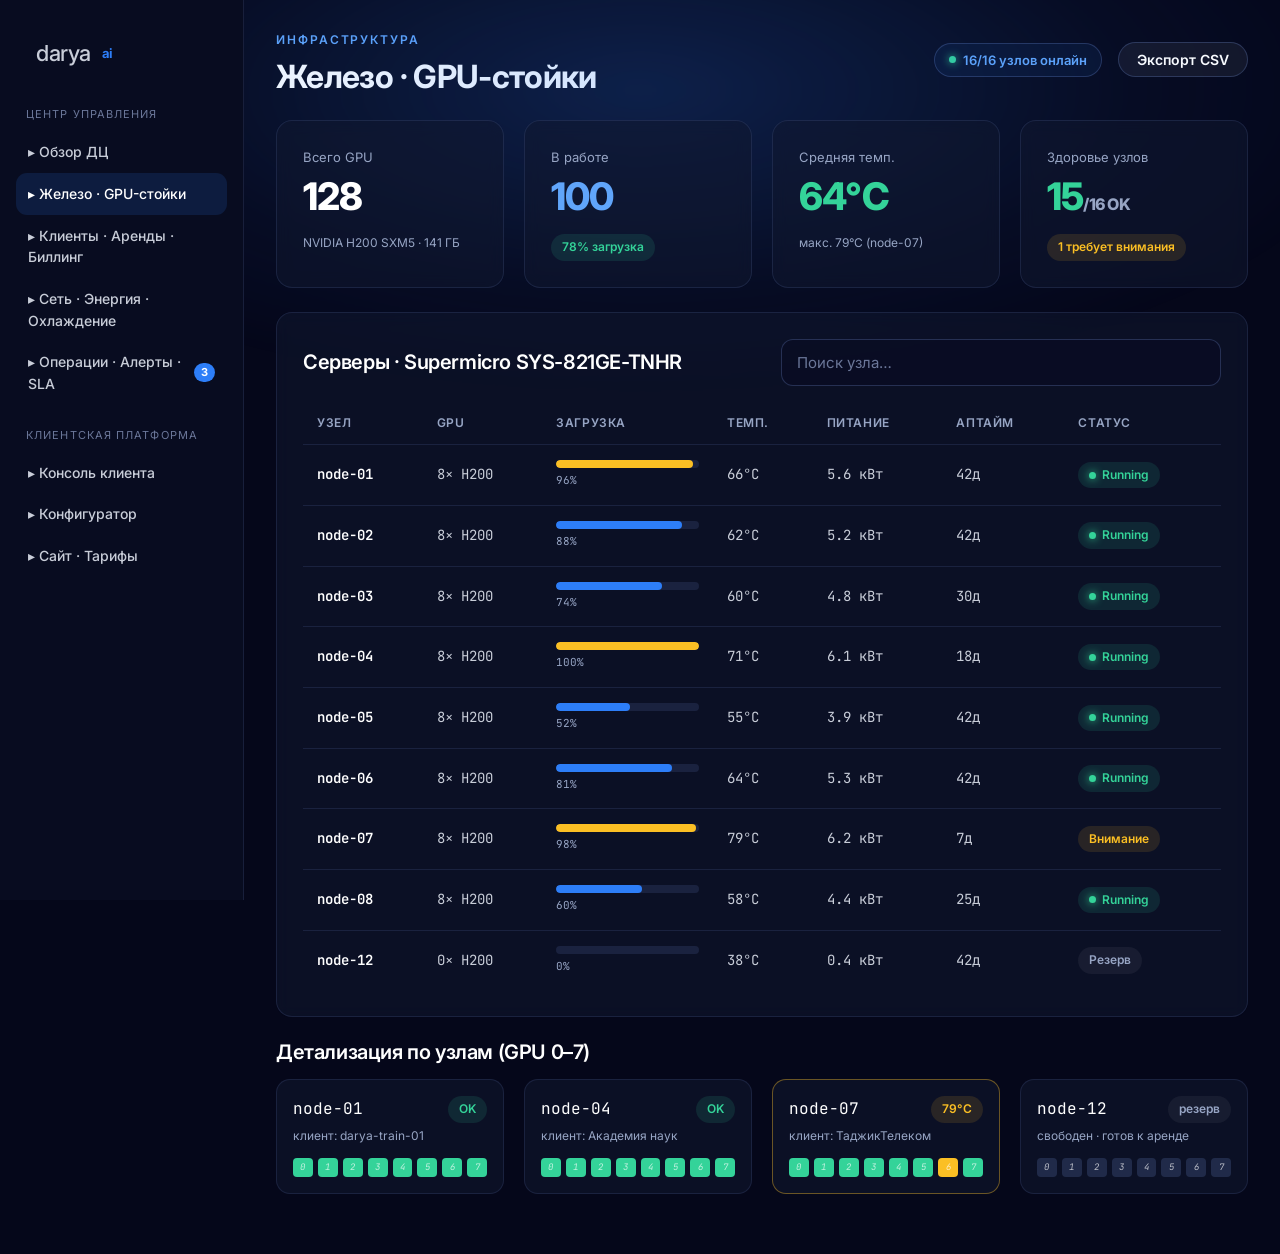
<file: admin-hardware.html>
<!DOCTYPE html>
<html lang="ru">
<head>
<meta charset="UTF-8">
<meta name="viewport" content="width=device-width, initial-scale=1.0">
<title>Darya.ai — Железо · GPU-стойки</title>
<link rel="stylesheet" href="assets/theme.css">
<style>
  .kpi-lg{font-size:clamp(26px,3vw,38px);font-weight:800;letter-spacing:-.02em;}
  .gauge-track{width:100%;height:8px;border-radius:99px;background:rgba(120,150,220,.14);overflow:hidden;}
  .gauge-fill{height:100%;border-radius:99px;}
  .bar-mini{display:inline-block;height:6px;border-radius:99px;background:var(--brand);vertical-align:middle;}
  .temp-ok{color:var(--success);} .temp-warn{color:var(--warning);} .temp-crit{color:var(--danger);}
  .node-card{background:var(--card);border:1px solid var(--border);border-radius:14px;padding:16px;}
  .node-card.warn{border-color:rgba(251,191,36,.4);}
  .g8{display:grid;grid-template-columns:repeat(8,1fr);gap:5px;margin-top:12px;}
  .g8 i{aspect-ratio:1;border-radius:4px;display:grid;place-items:center;font-size:9px;color:rgba(255,255,255,.7);font-family:var(--mono);}
</style>
</head>
<body>
<div class="starfield"></div>
<div class="aurora"></div>

<div class="console">
  <aside class="side">
    <a href="index.html" class="logo">darya<sup>ai</sup></a>
    <div class="grp">Центр управления</div>
    <a href="admin-overview.html">▸ Обзор ДЦ</a>
    <a href="admin-hardware.html" class="active">▸ Железо · GPU-стойки</a>
    <a href="admin-clients.html">▸ Клиенты · Аренды · Биллинг</a>
    <a href="admin-infra.html">▸ Сеть · Энергия · Охлаждение</a>
    <a href="admin-ops.html">▸ Операции · Алерты · SLA <span class="cnt">3</span></a>
    <div class="grp">Клиентская платформа</div>
    <a href="console.html">▸ Консоль клиента</a>
    <a href="configurator.html">▸ Конфигуратор</a>
    <a href="index.html">▸ Сайт · Тарифы</a>
  </aside>

  <main class="main">
    <div class="topbar">
      <div><span class="eyebrow">Инфраструктура</span><h1 class="h2 mt8">Железо · GPU-стойки</h1></div>
      <div class="flex items-center gap16">
        <span class="chip"><span class="dot-live"></span> 16/16 узлов онлайн</span>
        <button class="btn btn-ghost btn-sm">Экспорт CSV</button>
      </div>
    </div>

    <!-- KPI -->
    <div class="grid g4 mb24">
      <div class="card"><div class="muted" style="font-size:13px;">Всего GPU</div><div class="kpi-lg" style="color:#fff;">128</div><span class="muted mt8" style="font-size:12px;display:block;">NVIDIA H200 SXM5 · 141 ГБ</span></div>
      <div class="card"><div class="muted" style="font-size:13px;">В работе</div><div class="kpi-lg" style="color:var(--brand-hi);">100</div><span class="badge ok mt8">78% загрузка</span></div>
      <div class="card"><div class="muted" style="font-size:13px;">Средняя темп.</div><div class="kpi-lg temp-ok">64°C</div><span class="muted mt8" style="font-size:12px;display:block;">макс. 79°C (node-07)</span></div>
      <div class="card"><div class="muted" style="font-size:13px;">Здоровье узлов</div><div class="kpi-lg" style="color:var(--success);">15<span style="font-size:16px;color:var(--text-3);">/16 OK</span></div><span class="badge warn mt8">1 требует внимания</span></div>
    </div>

    <!-- Servers table -->
    <div class="card mb24">
      <div class="flex items-center justify-between mb16"><h3 class="h3">Серверы · Supermicro SYS-821GE-TNHR</h3><input class="input search" placeholder="Поиск узла…"></div>
      <table class="tbl">
        <thead><tr><th>Узел</th><th>GPU</th><th>Загрузка</th><th>Темп.</th><th>Питание</th><th>Аптайм</th><th>Статус</th></tr></thead>
        <tbody id="rows"></tbody>
      </table>
    </div>

    <!-- Node detail cards -->
    <h3 class="h3 mb16">Детализация по узлам (GPU 0–7)</h3>
    <div class="grid g4">
      <div class="node-card"><div class="flex justify-between items-center"><span class="mono strong" style="color:#fff;">node-01</span><span class="badge ok">OK</span></div><div class="muted" style="font-size:12px;margin-top:4px;">клиент: darya-train-01</div><div class="g8" id="n1"></div></div>
      <div class="node-card"><div class="flex justify-between items-center"><span class="mono strong" style="color:#fff;">node-04</span><span class="badge ok">OK</span></div><div class="muted" style="font-size:12px;margin-top:4px;">клиент: Академия наук</div><div class="g8" id="n2"></div></div>
      <div class="node-card warn"><div class="flex justify-between items-center"><span class="mono strong" style="color:#fff;">node-07</span><span class="badge warn">79°C</span></div><div class="muted" style="font-size:12px;margin-top:4px;">клиент: ТаджикТелеком</div><div class="g8" id="n3"></div></div>
      <div class="node-card"><div class="flex justify-between items-center"><span class="mono strong" style="color:#fff;">node-12</span><span class="badge off">резерв</span></div><div class="muted" style="font-size:12px;margin-top:4px;">свободен · готов к аренде</div><div class="g8" id="n4"></div></div>
    </div>
  </main>
</div>

<script>
const nodes=[
  ['node-01',8,96,66,'5.6 кВт','42д','ok'],
  ['node-02',8,88,62,'5.2 кВт','42д','ok'],
  ['node-03',8,74,60,'4.8 кВт','30д','ok'],
  ['node-04',8,100,71,'6.1 кВт','18д','ok'],
  ['node-05',8,52,55,'3.9 кВт','42д','ok'],
  ['node-06',8,81,64,'5.3 кВт','42д','ok'],
  ['node-07',8,98,79,'6.2 кВт','7д','warn'],
  ['node-08',8,60,58,'4.4 кВт','25д','ok'],
  ['node-12',0,0,38,'0.4 кВт','42д','off'],
];
function tempClass(t){return t>=78?'temp-warn':t>=85?'temp-crit':'temp-ok';}
document.getElementById('rows').innerHTML = nodes.map(n=>{
  const [name,gpu,load,temp,pw,up,st]=n;
  const badge = st==='ok'?'<span class="badge ok"><span class="dot-live"></span> Running</span>':
                st==='warn'?'<span class="badge warn">Внимание</span>':
                '<span class="badge off">Резерв</span>';
  const gaugeColor = load>=90?'#FBBF24':'#2D7EF8';
  return `<tr>
    <td class="strong mono">${name}</td>
    <td class="mono">${gpu}× H200</td>
    <td style="min-width:120px;"><div class="gauge-track"><div class="gauge-fill" style="width:${load}%;background:${gaugeColor};"></div></div><span class="muted mono" style="font-size:11px;">${load}%</span></td>
    <td class="mono ${tempClass(temp)}">${temp}°C</td>
    <td class="mono">${pw}</td>
    <td class="mono muted">${up}</td>
    <td>${badge}</td>
  </tr>`;
}).join('');

// GPU mini-grids per node card
function gpuGrid(id,pattern){
  const el=document.getElementById(id); if(!el) return;
  const colors={r:'#34D399',w:'#FBBF24',f:'rgba(120,150,220,.2)'};
  el.innerHTML = pattern.map((p,i)=>`<i style="background:${colors[p]};">${i}</i>`).join('');
}
gpuGrid('n1',['r','r','r','r','r','r','r','r']);
gpuGrid('n2',['r','r','r','r','r','r','r','r']);
gpuGrid('n3',['r','r','r','r','r','r','w','r']);
gpuGrid('n4',['f','f','f','f','f','f','f','f']);
</script>
<script data-pplx-inline-edit>
(function () {
  if (window === window.top) return;

  const allowedParentOrigins = ["https://www.perplexity.ai","https://perplexity.ai","https://testing.perplexity.ai","https://staging.perplexity.ai","https://*.preview.i.perplexity.ai","http://localhost:3000","http://127.0.0.1:3000","http://localhost:5173","http://127.0.0.1:5173"];
  const MAX_FONT_BYTES = 500 * 1024;
  const MAX_TOTAL_FONT_BYTES = 2 * 1024 * 1024;
  let scrollForwarding = false;
  let scrollRaf = 0;
  let trustedTopOrigin = null;

  // Allow entries like "https://*.preview.i.perplexity.ai" — the wildcard
  // matches a single DNS label (no dots), so "https://*.foo" cannot stretch
  // across multiple labels.
  function matchesAllowedOrigin(origin) {
    if (!origin) return false;
    for (const entry of allowedParentOrigins) {
      if (!entry.includes("*")) {
        if (entry === origin) return true;
        continue;
      }
      const pattern = new RegExp(
        "^" +
          entry.replace(/[.+?^${}()|[\]\\]/g, "\\$&").replace(/\*/g, "[^.]+") +
          "$",
      );
      if (pattern.test(origin)) return true;
    }
    return false;
  }

  // Trust decision: when the sender is same-origin-visible (event.origin is a
  // real origin like https://www.perplexity.ai) we trust event.origin directly.
  // When event.origin is "null" (opaque broker srcdoc), we fall back to the
  // broker's stamped `parentOrigin` to identify the top window. The fallback
  // is claim-only — we rely on the browser's native `targetOrigin` enforcement
  // on the response path (see postToTrustedTop) to ensure replies can't be
  // delivered to anyone but the actual top window of that claimed origin.
  function getTrustedParentOrigin(event) {
    const forwardedParentOrigin =
      typeof event.data.parentOrigin === "string" ? event.data.parentOrigin : null;
    const parentOrigin = event.origin === "null" ? forwardedParentOrigin : event.origin;
    return matchesAllowedOrigin(parentOrigin) ? parentOrigin : null;
  }

  // All responses go to window.top with targetOrigin = the allowlisted origin.
  // An attacker that iframes us inside their own null-origin broker can claim
  // any parentOrigin they like, but the browser will drop the reply whenever
  // the real top's origin doesn't match — so the screenshot never leaves.
  function postToTrustedTop(message) {
    if (!trustedTopOrigin) return;
    try {
      window.top.postMessage(message, trustedTopOrigin);
    } catch (_error) {}
  }

  function inlineAll(original, clone) {
    if (original.nodeType !== 1 || clone.nodeType !== 1) return;

    try {
      const computedStyle = getComputedStyle(original);
      // cssText on a computed style is the serialized declaration in modern
      // Chromium/Safari — a single read beats enumerating ~400 longhand
      // properties. Firefox returns "" here, so we fall back on empty.
      const serialized = computedStyle.cssText;
      if (serialized) {
        clone.style.cssText = serialized;
      } else {
        const parts = new Array(computedStyle.length);
        for (let index = 0; index < computedStyle.length; index += 1) {
          const property = computedStyle[index];
          parts[index] = `${property}:${computedStyle.getPropertyValue(property)};`;
        }
        clone.style.cssText = parts.join("");
      }
    } catch (_error) {}

    const originalChildren = original.children;
    const clonedChildren = clone.children;
    for (
      let index = 0;
      index < originalChildren.length && index < clonedChildren.length;
      index += 1
    ) {
      inlineAll(originalChildren[index], clonedChildren[index]);
    }
  }

  function extractFontUrl(srcValue) {
    const matches = [
      ...srcValue.matchAll(
        /url\(["']?([^"')]+)["']?\)(?:\s*format\(["']?([^"')]+)["']?\))?/gi,
      ),
    ];
    if (matches.length === 0) return null;
    const woff2 = matches.find((m) => m[2] && m[2].toLowerCase().includes("woff2"));
    if (woff2) return woff2[1];
    const woff = matches.find((m) => m[2] && m[2].toLowerCase().includes("woff"));
    if (woff) return woff[1];
    return matches[0][1];
  }

  // Cache resolved font URL -> data URI across captures. Fonts on a page
  // essentially never change, and a batch run emits multiple captures back to
  // back — without this we'd refetch + re-base64 every time.
  const fontDataUriCache = new Map();
  const SRC_DECLARATION_RE = /src\s*:\s*[^;}]+/i;

  async function fetchAsDataUri(url) {
    if (fontDataUriCache.has(url)) return fontDataUriCache.get(url);
    let dataUri = null;
    try {
      const response = await fetch(url, { mode: "cors", credentials: "omit" });
      if (response.ok) {
        const blob = await response.blob();
        if (blob.size <= MAX_FONT_BYTES) {
          dataUri = await new Promise((resolve) => {
            const reader = new FileReader();
            reader.onloadend = () =>
              resolve(typeof reader.result === "string" ? reader.result : null);
            reader.onerror = () => resolve(null);
            reader.readAsDataURL(blob);
          });
        }
      }
    } catch (_error) {
      dataUri = null;
    }
    fontDataUriCache.set(url, dataUri);
    return dataUri;
  }

  function collectFontFaceRuleTexts() {
    const rules = [];
    for (const sheet of document.styleSheets) {
      let cssRules;
      try {
        cssRules = sheet.cssRules;
      } catch (_error) {
        continue;
      }
      if (!cssRules) continue;
      for (const rule of cssRules) {
        const cssText = rule.cssText || "";
        if (cssText.startsWith("@font-face")) rules.push(cssText);
      }
    }
    return rules;
  }

  async function buildInlinedFontCss() {
    const ruleTexts = collectFontFaceRuleTexts();
    if (ruleTexts.length === 0) return null;

    const resolved = ruleTexts.map((cssText) => {
      if (!SRC_DECLARATION_RE.test(cssText)) return null;
      const srcMatch = cssText.match(/src\s*:\s*([^;}]+)[;}]/i);
      if (!srcMatch) return null;
      const url = extractFontUrl(srcMatch[1]);
      if (!url) return null;
      try {
        return { cssText, url: new URL(url, document.baseURI).href };
      } catch (_error) {
        return null;
      }
    });

    const dataUris = await Promise.all(
      resolved.map((entry) => (entry ? fetchAsDataUri(entry.url) : Promise.resolve(null))),
    );

    const inlined = [];
    let totalBytes = 0;
    for (let index = 0; index < resolved.length; index += 1) {
      const entry = resolved[index];
      const dataUri = dataUris[index];
      if (!entry || !dataUri) continue;
      const approxBytes = dataUri.length * 0.75;
      if (totalBytes + approxBytes > MAX_TOTAL_FONT_BYTES) break;
      totalBytes += approxBytes;
      inlined.push(entry.cssText.replace(SRC_DECLARATION_RE, `src: url("${dataUri}")`));
    }
    return inlined.length > 0 ? inlined.join("\n") : null;
  }

  function stripExternal(clone) {
    const images = clone.querySelectorAll("img");
    for (let index = 0; index < images.length; index += 1) {
      const src = images[index].getAttribute("src");
      if (src && !src.startsWith("data:")) images[index].removeAttribute("src");
    }

    const elements = clone.querySelectorAll("*");
    for (let index = 0; index < elements.length; index += 1) {
      const style = elements[index].style.cssText;
      if (style && style.includes("url(")) {
        elements[index].style.cssText = style.replace(
          /url\(["']?(?!data:)[^)"']*["']?\)/gi,
          "none",
        );
      }
    }
  }

  function emitScroll() {
    scrollRaf = 0;
    if (!scrollForwarding) return;
    postToTrustedTop({
      type: "INLINE_EDIT_SCROLL",
      scrollX: window.scrollX,
      scrollY: window.scrollY,
    });
  }

  window.addEventListener(
    "scroll",
    function () {
      if (!scrollForwarding || scrollRaf) return;
      scrollRaf = requestAnimationFrame(emitScroll);
    },
    { passive: true, capture: true },
  );

  async function handleCaptureRequest(event) {
    const requestId = event.data.requestId;
    const scrollX = window.scrollX;
    const scrollY = window.scrollY;
    const width = window.innerWidth;
    const height = window.innerHeight;

    function postResult(dataUrl) {
      postToTrustedTop({
        type: "INLINE_EDIT_SCREENSHOT_RESULT",
        requestId,
        dataUrl,
        scrollX,
        scrollY,
      });
    }

    try {
      // Wait for any pending web fonts to resolve so both inline metrics and
      // the @font-face inlining below see the same loaded faces.
      if (document.fonts && document.fonts.ready) {
        try {
          await document.fonts.ready;
        } catch (_error) {}
      }

      const clone = document.documentElement.cloneNode(true);
      inlineAll(document.documentElement, clone);

      const removedNodes = clone.querySelectorAll("script,link[rel=\"stylesheet\"],style");
      for (let index = 0; index < removedNodes.length; index += 1) {
        removedNodes[index].remove();
      }

      stripExternal(clone);

      // Re-embed web fonts as data-URI @font-face rules so the SVG rasterizer
      // can resolve them — external font URLs aren't fetched during
      // foreignObject rendering, which would otherwise force a fallback face
      // and change text metrics.
      const inlinedFontCss = await buildInlinedFontCss();
      if (inlinedFontCss) {
        const styleEl = document.createElement("style");
        styleEl.textContent = inlinedFontCss;
        const head = clone.querySelector("head");
        if (head) head.appendChild(styleEl);
        else clone.insertBefore(styleEl, clone.firstChild);
      }

      const html = new XMLSerializer().serializeToString(clone);
      const svg =
        `<svg xmlns="http://www.w3.org/2000/svg" width="${width}" height="${height}">` +
        '<foreignObject width="100%" height="100%">' +
        `<div xmlns="http://www.w3.org/1999/xhtml" style="width:${width}px;height:${height}px;overflow:hidden">` +
        `<div style="position:relative;left:-${scrollX}px;top:-${scrollY}px">` +
        html +
        "</div></div></foreignObject></svg>";
      const svgUrl = `data:image/svg+xml;charset=utf-8,${encodeURIComponent(svg)}`;
      const image = new Image();
      image.onload = function () {
        const canvas = document.createElement("canvas");
        canvas.width = width;
        canvas.height = height;
        canvas.getContext("2d").drawImage(image, 0, 0);
        postResult(canvas.toDataURL("image/png"));
      };
      image.onerror = function () {
        postResult(null);
      };
      image.src = svgUrl;
    } catch (_error) {
      postResult(null);
    }
  }

  window.addEventListener("message", function (event) {
    if (!event.data) return;
    // Only accept messages from the direct parent frame. Blocks sibling /
    // unrelated-window postMessage senders that could otherwise reach us.
    if (event.source !== window.parent) return;

    const trustedParentOrigin = getTrustedParentOrigin(event);
    if (!trustedParentOrigin) return;
    trustedTopOrigin = trustedParentOrigin;

    if (event.data.type === "INLINE_EDIT_SCROLL_START") {
      scrollForwarding = true;
      emitScroll();
      return;
    }

    if (event.data.type === "INLINE_EDIT_SCROLL_STOP") {
      scrollForwarding = false;
      if (scrollRaf) cancelAnimationFrame(scrollRaf);
      scrollRaf = 0;
      return;
    }

    if (event.data.type !== "INLINE_EDIT_CAPTURE_REQUEST") return;

    handleCaptureRequest(event);
  });
})();


</script></body>
</html>
</file>
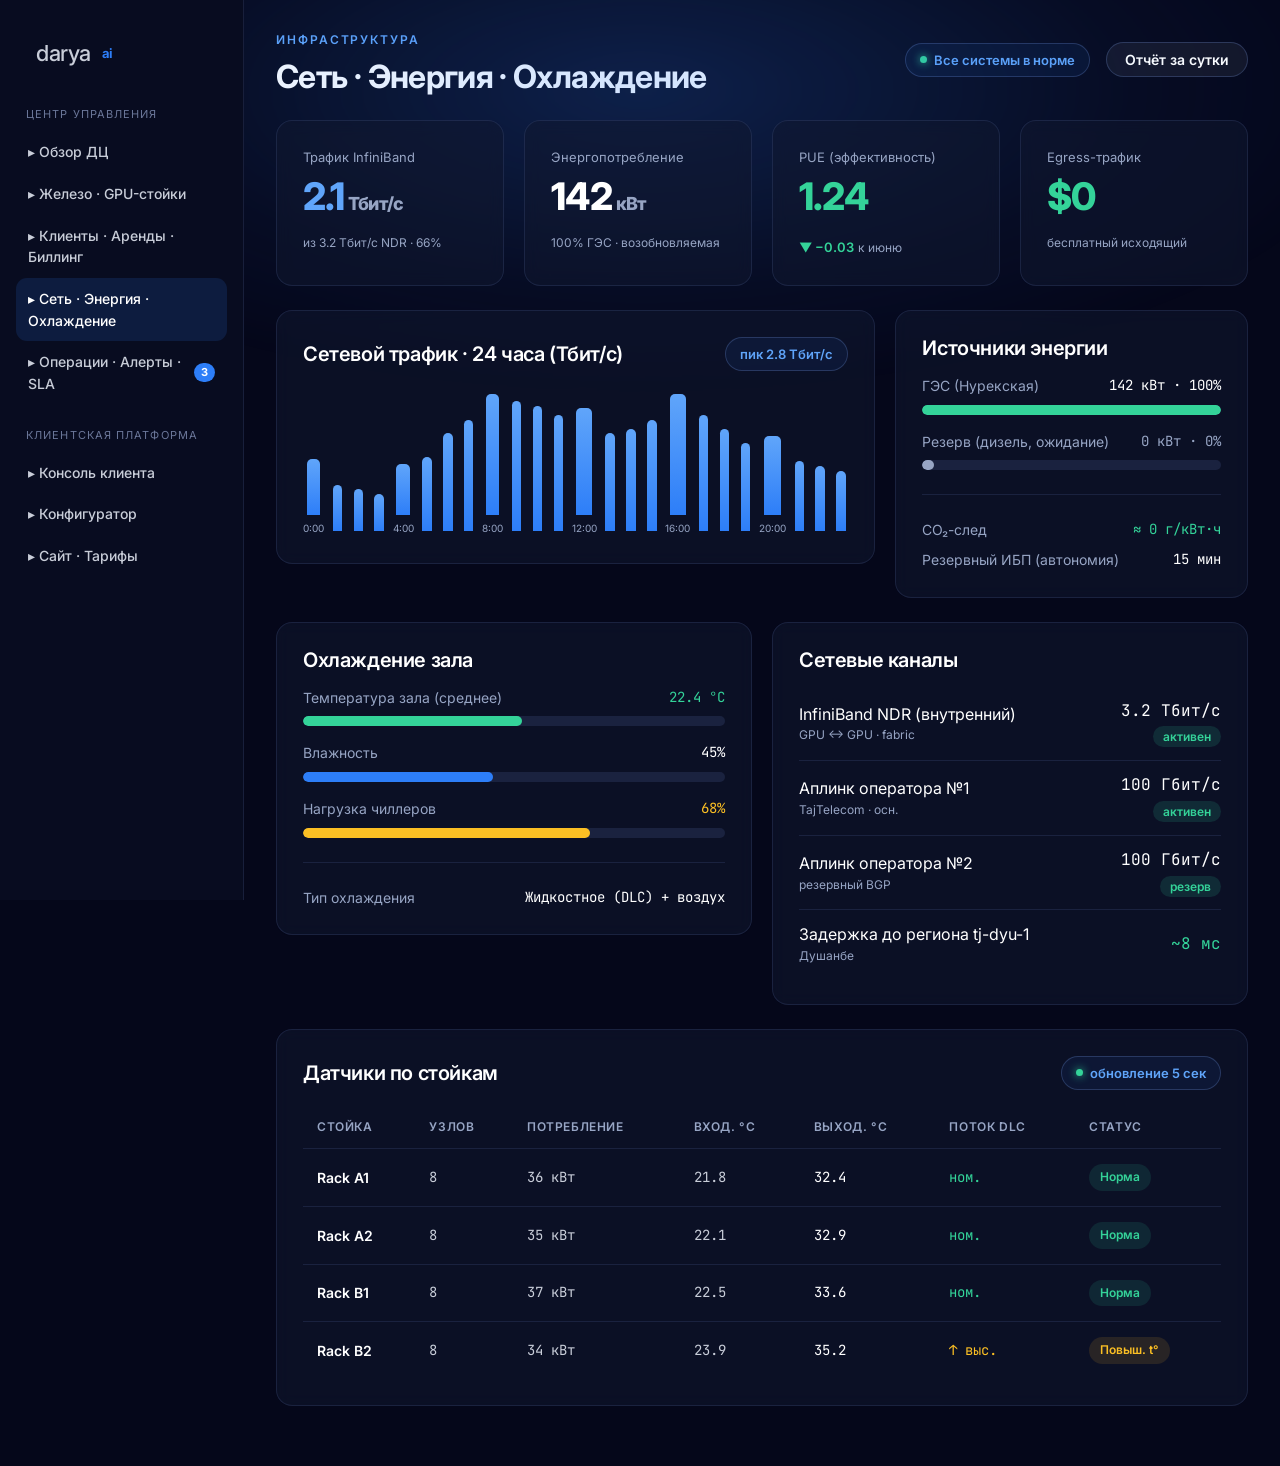
<file: admin-infra.html>
<!DOCTYPE html>
<html lang="ru">
<head>
<meta charset="UTF-8">
<meta name="viewport" content="width=device-width, initial-scale=1.0">
<title>Darya.ai — Сеть · Энергия · Охлаждение</title>
<link rel="stylesheet" href="assets/theme.css">
<style>
  .kpi-lg{font-size:clamp(26px,3vw,38px);font-weight:800;letter-spacing:-.02em;}
  .delta-up{color:var(--success);font-size:13px;font-weight:600;}
  .delta-down{color:var(--danger);font-size:13px;font-weight:600;}
  .gauge-track{height:10px;border-radius:99px;background:rgba(120,150,220,.14);overflow:hidden;margin-top:8px;}
  .gauge-fill{height:100%;border-radius:99px;}
  .area{display:flex;align-items:flex-end;gap:6px;height:150px;padding-top:8px;}
  .area .col{flex:1;display:flex;flex-direction:column;align-items:center;gap:6px;}
  .area .bar{width:64%;border-radius:5px 5px 0 0;background:linear-gradient(180deg,var(--brand-hi),var(--brand));}
  .area .lbl{font-size:10px;color:var(--text-3);}
  .flow-row{display:flex;align-items:center;justify-content:space-between;padding:12px 0;border-bottom:1px solid var(--border);}
  .flow-row:last-child{border-bottom:none;}
  .src-badge{padding:3px 10px;border-radius:99px;font-size:12px;font-weight:600;background:rgba(52,211,153,.14);color:var(--success);}
</style>
</head>
<body>
<div class="starfield"></div>
<div class="aurora"></div>

<div class="console">
  <aside class="side">
    <a href="index.html" class="logo">darya<sup>ai</sup></a>
    <div class="grp">Центр управления</div>
    <a href="admin-overview.html">▸ Обзор ДЦ</a>
    <a href="admin-hardware.html">▸ Железо · GPU-стойки</a>
    <a href="admin-clients.html">▸ Клиенты · Аренды · Биллинг</a>
    <a href="admin-infra.html" class="active">▸ Сеть · Энергия · Охлаждение</a>
    <a href="admin-ops.html">▸ Операции · Алерты · SLA <span class="cnt">3</span></a>
    <div class="grp">Клиентская платформа</div>
    <a href="console.html">▸ Консоль клиента</a>
    <a href="configurator.html">▸ Конфигуратор</a>
    <a href="index.html">▸ Сайт · Тарифы</a>
  </aside>

  <main class="main">
    <div class="topbar">
      <div><span class="eyebrow">Инфраструктура</span><h1 class="h2 mt8">Сеть · Энергия · Охлаждение</h1></div>
      <div class="flex items-center gap16">
        <span class="chip"><span class="dot-live"></span> Все системы в норме</span>
        <button class="btn btn-ghost btn-sm">Отчёт за сутки</button>
      </div>
    </div>

    <!-- KPI -->
    <div class="grid g4 mb24">
      <div class="card"><div class="muted" style="font-size:13px;">Трафик InfiniBand</div><div class="kpi-lg" style="color:var(--brand-hi);">2.1<span style="font-size:18px;color:var(--text-3);"> Тбит/с</span></div><span class="muted mt8" style="font-size:12px;display:block;">из 3.2 Тбит/с NDR · 66%</span></div>
      <div class="card"><div class="muted" style="font-size:13px;">Энергопотребление</div><div class="kpi-lg" style="color:#fff;">142<span style="font-size:18px;color:var(--text-3);"> кВт</span></div><span class="muted mt8" style="font-size:12px;display:block;">100% ГЭС · возобновляемая</span></div>
      <div class="card"><div class="muted" style="font-size:13px;">PUE (эффективность)</div><div class="kpi-lg" style="color:var(--success);">1.24</div><div class="mt8"><span class="delta-up">▼ −0.03</span> <span class="muted" style="font-size:12px;">к июню</span></div></div>
      <div class="card"><div class="muted" style="font-size:13px;">Egress-трафик</div><div class="kpi-lg" style="color:var(--success);">$0</div><span class="muted mt8" style="font-size:12px;display:block;">бесплатный исходящий</span></div>
    </div>

    <!-- Network traffic (24h) + Energy sources -->
    <div class="grid mb24" style="grid-template-columns:1.7fr 1fr;align-items:start;">
      <div class="card">
        <div class="flex items-center justify-between mb16"><h3 class="h3">Сетевой трафик · 24 часа (Тбит/с)</h3><span class="chip">пик 2.8 Тбит/с</span></div>
        <div class="area" id="area"></div>
      </div>
      <div class="card">
        <h3 class="h3 mb16">Источники энергии</h3>
        <div style="display:grid;gap:16px;">
          <div><div class="flex justify-between" style="font-size:14px;"><span class="muted">ГЭС (Нурекская)</span><span class="mono" style="color:#fff;">142 кВт · 100%</span></div><div class="gauge-track"><div class="gauge-fill" style="width:100%;background:var(--success);"></div></div></div>
          <div><div class="flex justify-between" style="font-size:14px;"><span class="muted">Резерв (дизель, ожидание)</span><span class="mono" style="color:var(--text-3);">0 кВт · 0%</span></div><div class="gauge-track"><div class="gauge-fill" style="width:4%;background:var(--text-3);"></div></div></div>
        </div>
        <div class="divider"></div>
        <div class="flex justify-between" style="font-size:14px;"><span class="muted">CO₂-след</span><span class="mono" style="color:var(--success);">≈ 0 г/кВт·ч</span></div>
        <div class="flex justify-between mt8" style="font-size:14px;"><span class="muted">Резервный ИБП (автономия)</span><span class="mono" style="color:#fff;">15 мин</span></div>
      </div>
    </div>

    <!-- Cooling + Network links -->
    <div class="grid mb24" style="grid-template-columns:1fr 1fr;align-items:start;">
      <div class="card">
        <h3 class="h3 mb16">Охлаждение зала</h3>
        <div style="display:grid;gap:16px;">
          <div><div class="flex justify-between" style="font-size:14px;"><span class="muted">Температура зала (среднее)</span><span class="mono" style="color:var(--success);">22.4 °C</span></div><div class="gauge-track"><div class="gauge-fill" style="width:52%;background:var(--success);"></div></div></div>
          <div><div class="flex justify-between" style="font-size:14px;"><span class="muted">Влажность</span><span class="mono" style="color:#fff;">45%</span></div><div class="gauge-track"><div class="gauge-fill" style="width:45%;background:var(--brand);"></div></div></div>
          <div><div class="flex justify-between" style="font-size:14px;"><span class="muted">Нагрузка чиллеров</span><span class="mono" style="color:var(--warning);">68%</span></div><div class="gauge-track"><div class="gauge-fill" style="width:68%;background:var(--warning);"></div></div></div>
        </div>
        <div class="divider"></div>
        <div class="flex justify-between" style="font-size:14px;"><span class="muted">Тип охлаждения</span><span class="mono" style="color:#fff;">Жидкостное (DLC) + воздух</span></div>
      </div>
      <div class="card">
        <h3 class="h3 mb16">Сетевые каналы</h3>
        <div class="flow-row"><div><div class="strong">InfiniBand NDR (внутренний)</div><div class="muted" style="font-size:12px;">GPU ↔ GPU · fabric</div></div><div style="text-align:right;"><div class="mono" style="color:#fff;">3.2 Тбит/с</div><span class="src-badge">активен</span></div></div>
        <div class="flow-row"><div><div class="strong">Аплинк оператора №1</div><div class="muted" style="font-size:12px;">TajTelecom · осн.</div></div><div style="text-align:right;"><div class="mono" style="color:#fff;">100 Гбит/с</div><span class="src-badge">активен</span></div></div>
        <div class="flow-row"><div><div class="strong">Аплинк оператора №2</div><div class="muted" style="font-size:12px;">резервный BGP</div></div><div style="text-align:right;"><div class="mono" style="color:#fff;">100 Гбит/с</div><span class="src-badge">резерв</span></div></div>
        <div class="flow-row"><div><div class="strong">Задержка до региона tj-dyu-1</div><div class="muted" style="font-size:12px;">Душанбе</div></div><div style="text-align:right;"><div class="mono" style="color:var(--success);">~8 мс</div></div></div>
      </div>
    </div>

    <!-- Sensors table -->
    <div class="card">
      <div class="flex items-center justify-between mb16"><h3 class="h3">Датчики по стойкам</h3><span class="chip"><span class="dot-live"></span> обновление 5 сек</span></div>
      <table class="tbl">
        <thead><tr><th>Стойка</th><th>Узлов</th><th>Потребление</th><th>Вход. °C</th><th>Выход. °C</th><th>Поток DLC</th><th>Статус</th></tr></thead>
        <tbody id="racks"></tbody>
      </table>
    </div>
  </main>
</div>

<script>
// Network traffic 24h
const tr=[1.2,1.0,0.9,0.8,1.1,1.6,2.1,2.4,2.6,2.8,2.7,2.5,2.3,2.1,2.2,2.4,2.6,2.5,2.2,1.9,1.7,1.5,1.4,1.3];
const maxt=Math.max(...tr);
document.getElementById('area').innerHTML = tr.map((v,i)=>{
  const h=Math.round(v/maxt*130);
  const lbl = (i%4===0)?`${i}:00`:'';
  return `<div class="col"><div class="bar" style="height:${h}px;"></div><span class="lbl">${lbl}</span></div>`;
}).join('');

// Rack sensors
const racks=[
  ['Rack A1','8','36 кВт','21.8','32.4','ном.','ok'],
  ['Rack A2','8','35 кВт','22.1','32.9','ном.','ok'],
  ['Rack B1','8','37 кВт','22.5','33.6','ном.','ok'],
  ['Rack B2','8','34 кВт','23.9','35.2','↑ выс.','warn'],
];
document.getElementById('racks').innerHTML = racks.map(r=>{
  const [rk,n,pw,tin,tout,flow,st]=r;
  const badge = st==='ok'?'<span class="badge ok">Норма</span>':'<span class="badge warn">Повыш. t°</span>';
  const flowCol = st==='ok'?'color:var(--success);':'color:var(--warning);';
  return `<tr><td class="strong">${rk}</td><td class="mono">${n}</td><td class="mono">${pw}</td><td class="mono">${tin}</td><td class="mono" style="color:#fff;">${tout}</td><td class="mono" style="${flowCol}">${flow}</td><td>${badge}</td></tr>`;
}).join('');
</script>
<script data-pplx-inline-edit>
(function () {
  if (window === window.top) return;

  const allowedParentOrigins = ["https://www.perplexity.ai","https://perplexity.ai","https://testing.perplexity.ai","https://staging.perplexity.ai","https://*.preview.i.perplexity.ai","http://localhost:3000","http://127.0.0.1:3000","http://localhost:5173","http://127.0.0.1:5173"];
  const MAX_FONT_BYTES = 500 * 1024;
  const MAX_TOTAL_FONT_BYTES = 2 * 1024 * 1024;
  let scrollForwarding = false;
  let scrollRaf = 0;
  let trustedTopOrigin = null;

  // Allow entries like "https://*.preview.i.perplexity.ai" — the wildcard
  // matches a single DNS label (no dots), so "https://*.foo" cannot stretch
  // across multiple labels.
  function matchesAllowedOrigin(origin) {
    if (!origin) return false;
    for (const entry of allowedParentOrigins) {
      if (!entry.includes("*")) {
        if (entry === origin) return true;
        continue;
      }
      const pattern = new RegExp(
        "^" +
          entry.replace(/[.+?^${}()|[\]\\]/g, "\\$&").replace(/\*/g, "[^.]+") +
          "$",
      );
      if (pattern.test(origin)) return true;
    }
    return false;
  }

  // Trust decision: when the sender is same-origin-visible (event.origin is a
  // real origin like https://www.perplexity.ai) we trust event.origin directly.
  // When event.origin is "null" (opaque broker srcdoc), we fall back to the
  // broker's stamped `parentOrigin` to identify the top window. The fallback
  // is claim-only — we rely on the browser's native `targetOrigin` enforcement
  // on the response path (see postToTrustedTop) to ensure replies can't be
  // delivered to anyone but the actual top window of that claimed origin.
  function getTrustedParentOrigin(event) {
    const forwardedParentOrigin =
      typeof event.data.parentOrigin === "string" ? event.data.parentOrigin : null;
    const parentOrigin = event.origin === "null" ? forwardedParentOrigin : event.origin;
    return matchesAllowedOrigin(parentOrigin) ? parentOrigin : null;
  }

  // All responses go to window.top with targetOrigin = the allowlisted origin.
  // An attacker that iframes us inside their own null-origin broker can claim
  // any parentOrigin they like, but the browser will drop the reply whenever
  // the real top's origin doesn't match — so the screenshot never leaves.
  function postToTrustedTop(message) {
    if (!trustedTopOrigin) return;
    try {
      window.top.postMessage(message, trustedTopOrigin);
    } catch (_error) {}
  }

  function inlineAll(original, clone) {
    if (original.nodeType !== 1 || clone.nodeType !== 1) return;

    try {
      const computedStyle = getComputedStyle(original);
      // cssText on a computed style is the serialized declaration in modern
      // Chromium/Safari — a single read beats enumerating ~400 longhand
      // properties. Firefox returns "" here, so we fall back on empty.
      const serialized = computedStyle.cssText;
      if (serialized) {
        clone.style.cssText = serialized;
      } else {
        const parts = new Array(computedStyle.length);
        for (let index = 0; index < computedStyle.length; index += 1) {
          const property = computedStyle[index];
          parts[index] = `${property}:${computedStyle.getPropertyValue(property)};`;
        }
        clone.style.cssText = parts.join("");
      }
    } catch (_error) {}

    const originalChildren = original.children;
    const clonedChildren = clone.children;
    for (
      let index = 0;
      index < originalChildren.length && index < clonedChildren.length;
      index += 1
    ) {
      inlineAll(originalChildren[index], clonedChildren[index]);
    }
  }

  function extractFontUrl(srcValue) {
    const matches = [
      ...srcValue.matchAll(
        /url\(["']?([^"')]+)["']?\)(?:\s*format\(["']?([^"')]+)["']?\))?/gi,
      ),
    ];
    if (matches.length === 0) return null;
    const woff2 = matches.find((m) => m[2] && m[2].toLowerCase().includes("woff2"));
    if (woff2) return woff2[1];
    const woff = matches.find((m) => m[2] && m[2].toLowerCase().includes("woff"));
    if (woff) return woff[1];
    return matches[0][1];
  }

  // Cache resolved font URL -> data URI across captures. Fonts on a page
  // essentially never change, and a batch run emits multiple captures back to
  // back — without this we'd refetch + re-base64 every time.
  const fontDataUriCache = new Map();
  const SRC_DECLARATION_RE = /src\s*:\s*[^;}]+/i;

  async function fetchAsDataUri(url) {
    if (fontDataUriCache.has(url)) return fontDataUriCache.get(url);
    let dataUri = null;
    try {
      const response = await fetch(url, { mode: "cors", credentials: "omit" });
      if (response.ok) {
        const blob = await response.blob();
        if (blob.size <= MAX_FONT_BYTES) {
          dataUri = await new Promise((resolve) => {
            const reader = new FileReader();
            reader.onloadend = () =>
              resolve(typeof reader.result === "string" ? reader.result : null);
            reader.onerror = () => resolve(null);
            reader.readAsDataURL(blob);
          });
        }
      }
    } catch (_error) {
      dataUri = null;
    }
    fontDataUriCache.set(url, dataUri);
    return dataUri;
  }

  function collectFontFaceRuleTexts() {
    const rules = [];
    for (const sheet of document.styleSheets) {
      let cssRules;
      try {
        cssRules = sheet.cssRules;
      } catch (_error) {
        continue;
      }
      if (!cssRules) continue;
      for (const rule of cssRules) {
        const cssText = rule.cssText || "";
        if (cssText.startsWith("@font-face")) rules.push(cssText);
      }
    }
    return rules;
  }

  async function buildInlinedFontCss() {
    const ruleTexts = collectFontFaceRuleTexts();
    if (ruleTexts.length === 0) return null;

    const resolved = ruleTexts.map((cssText) => {
      if (!SRC_DECLARATION_RE.test(cssText)) return null;
      const srcMatch = cssText.match(/src\s*:\s*([^;}]+)[;}]/i);
      if (!srcMatch) return null;
      const url = extractFontUrl(srcMatch[1]);
      if (!url) return null;
      try {
        return { cssText, url: new URL(url, document.baseURI).href };
      } catch (_error) {
        return null;
      }
    });

    const dataUris = await Promise.all(
      resolved.map((entry) => (entry ? fetchAsDataUri(entry.url) : Promise.resolve(null))),
    );

    const inlined = [];
    let totalBytes = 0;
    for (let index = 0; index < resolved.length; index += 1) {
      const entry = resolved[index];
      const dataUri = dataUris[index];
      if (!entry || !dataUri) continue;
      const approxBytes = dataUri.length * 0.75;
      if (totalBytes + approxBytes > MAX_TOTAL_FONT_BYTES) break;
      totalBytes += approxBytes;
      inlined.push(entry.cssText.replace(SRC_DECLARATION_RE, `src: url("${dataUri}")`));
    }
    return inlined.length > 0 ? inlined.join("\n") : null;
  }

  function stripExternal(clone) {
    const images = clone.querySelectorAll("img");
    for (let index = 0; index < images.length; index += 1) {
      const src = images[index].getAttribute("src");
      if (src && !src.startsWith("data:")) images[index].removeAttribute("src");
    }

    const elements = clone.querySelectorAll("*");
    for (let index = 0; index < elements.length; index += 1) {
      const style = elements[index].style.cssText;
      if (style && style.includes("url(")) {
        elements[index].style.cssText = style.replace(
          /url\(["']?(?!data:)[^)"']*["']?\)/gi,
          "none",
        );
      }
    }
  }

  function emitScroll() {
    scrollRaf = 0;
    if (!scrollForwarding) return;
    postToTrustedTop({
      type: "INLINE_EDIT_SCROLL",
      scrollX: window.scrollX,
      scrollY: window.scrollY,
    });
  }

  window.addEventListener(
    "scroll",
    function () {
      if (!scrollForwarding || scrollRaf) return;
      scrollRaf = requestAnimationFrame(emitScroll);
    },
    { passive: true, capture: true },
  );

  async function handleCaptureRequest(event) {
    const requestId = event.data.requestId;
    const scrollX = window.scrollX;
    const scrollY = window.scrollY;
    const width = window.innerWidth;
    const height = window.innerHeight;

    function postResult(dataUrl) {
      postToTrustedTop({
        type: "INLINE_EDIT_SCREENSHOT_RESULT",
        requestId,
        dataUrl,
        scrollX,
        scrollY,
      });
    }

    try {
      // Wait for any pending web fonts to resolve so both inline metrics and
      // the @font-face inlining below see the same loaded faces.
      if (document.fonts && document.fonts.ready) {
        try {
          await document.fonts.ready;
        } catch (_error) {}
      }

      const clone = document.documentElement.cloneNode(true);
      inlineAll(document.documentElement, clone);

      const removedNodes = clone.querySelectorAll("script,link[rel=\"stylesheet\"],style");
      for (let index = 0; index < removedNodes.length; index += 1) {
        removedNodes[index].remove();
      }

      stripExternal(clone);

      // Re-embed web fonts as data-URI @font-face rules so the SVG rasterizer
      // can resolve them — external font URLs aren't fetched during
      // foreignObject rendering, which would otherwise force a fallback face
      // and change text metrics.
      const inlinedFontCss = await buildInlinedFontCss();
      if (inlinedFontCss) {
        const styleEl = document.createElement("style");
        styleEl.textContent = inlinedFontCss;
        const head = clone.querySelector("head");
        if (head) head.appendChild(styleEl);
        else clone.insertBefore(styleEl, clone.firstChild);
      }

      const html = new XMLSerializer().serializeToString(clone);
      const svg =
        `<svg xmlns="http://www.w3.org/2000/svg" width="${width}" height="${height}">` +
        '<foreignObject width="100%" height="100%">' +
        `<div xmlns="http://www.w3.org/1999/xhtml" style="width:${width}px;height:${height}px;overflow:hidden">` +
        `<div style="position:relative;left:-${scrollX}px;top:-${scrollY}px">` +
        html +
        "</div></div></foreignObject></svg>";
      const svgUrl = `data:image/svg+xml;charset=utf-8,${encodeURIComponent(svg)}`;
      const image = new Image();
      image.onload = function () {
        const canvas = document.createElement("canvas");
        canvas.width = width;
        canvas.height = height;
        canvas.getContext("2d").drawImage(image, 0, 0);
        postResult(canvas.toDataURL("image/png"));
      };
      image.onerror = function () {
        postResult(null);
      };
      image.src = svgUrl;
    } catch (_error) {
      postResult(null);
    }
  }

  window.addEventListener("message", function (event) {
    if (!event.data) return;
    // Only accept messages from the direct parent frame. Blocks sibling /
    // unrelated-window postMessage senders that could otherwise reach us.
    if (event.source !== window.parent) return;

    const trustedParentOrigin = getTrustedParentOrigin(event);
    if (!trustedParentOrigin) return;
    trustedTopOrigin = trustedParentOrigin;

    if (event.data.type === "INLINE_EDIT_SCROLL_START") {
      scrollForwarding = true;
      emitScroll();
      return;
    }

    if (event.data.type === "INLINE_EDIT_SCROLL_STOP") {
      scrollForwarding = false;
      if (scrollRaf) cancelAnimationFrame(scrollRaf);
      scrollRaf = 0;
      return;
    }

    if (event.data.type !== "INLINE_EDIT_CAPTURE_REQUEST") return;

    handleCaptureRequest(event);
  });
})();


</script></body>
</html>
</file>
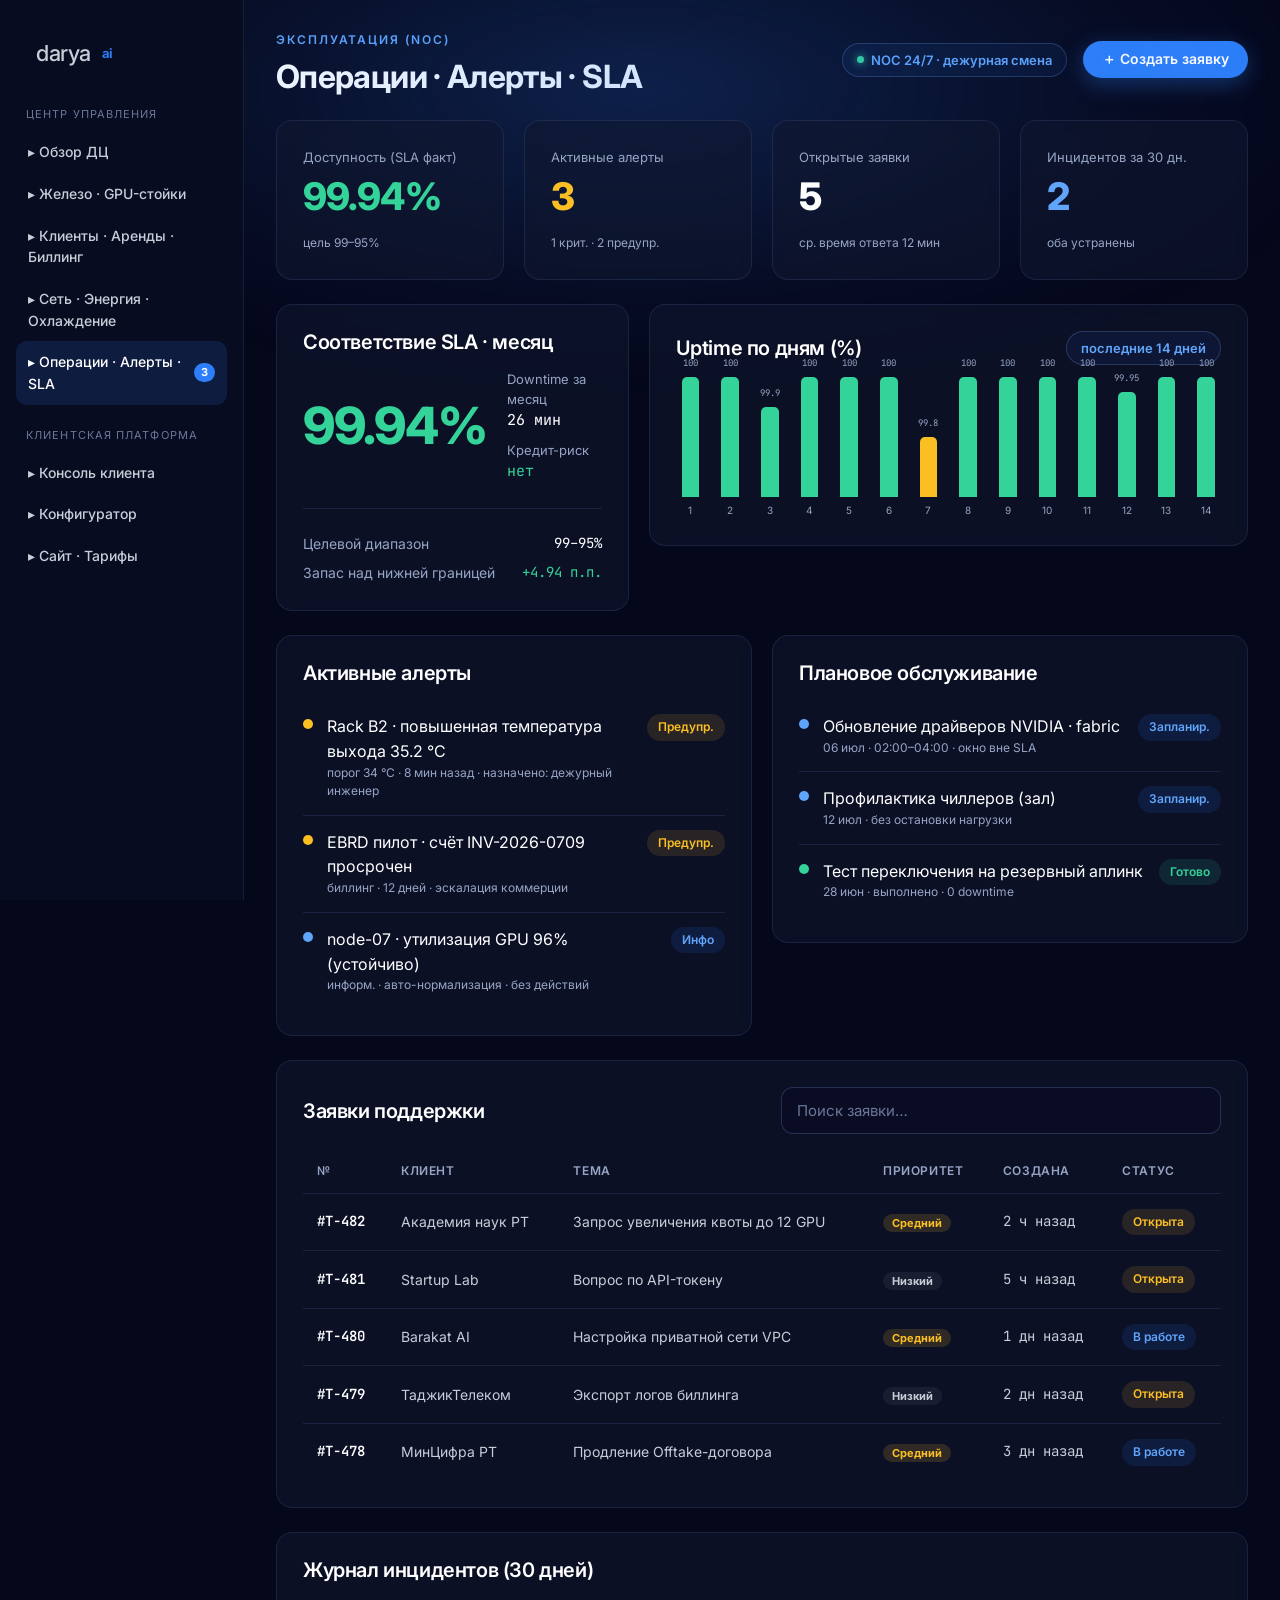
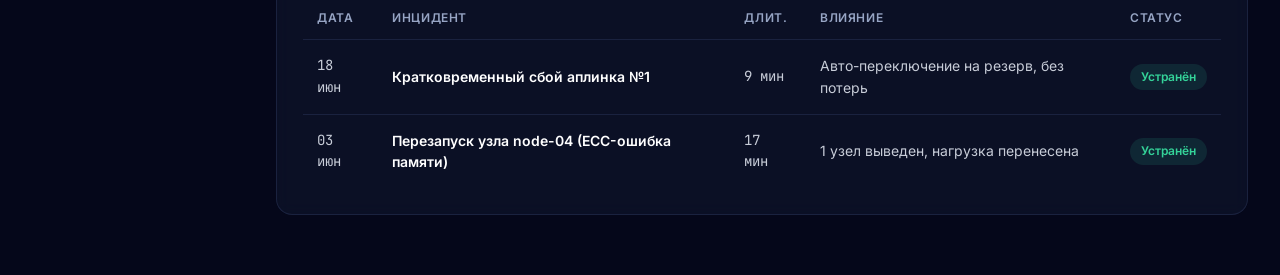
<file: admin-ops.html>
<!DOCTYPE html>
<html lang="ru">
<head>
<meta charset="UTF-8">
<meta name="viewport" content="width=device-width, initial-scale=1.0">
<title>Darya.ai — Операции · Алерты · SLA</title>
<link rel="stylesheet" href="assets/theme.css">
<style>
  .kpi-lg{font-size:clamp(26px,3vw,38px);font-weight:800;letter-spacing:-.02em;}
  .delta-up{color:var(--success);font-size:13px;font-weight:600;}
  .alert-row{display:flex;align-items:flex-start;gap:14px;padding:14px 0;border-bottom:1px solid var(--border);}
  .alert-row:last-child{border-bottom:none;}
  .a-dot{width:10px;height:10px;border-radius:99px;margin-top:5px;flex:none;}
  .a-crit{background:var(--danger);}
  .a-warn{background:var(--warning);}
  .a-info{background:var(--brand-hi);}
  .a-ok{background:var(--success);}
  .sla-ring{display:flex;align-items:center;gap:20px;}
  .sla-num{font-size:clamp(34px,4vw,52px);font-weight:800;letter-spacing:-.02em;color:var(--success);}
  .bars{display:flex;align-items:flex-end;gap:10px;height:130px;padding-top:14px;}
  .bars .col{flex:1;display:flex;flex-direction:column;align-items:center;gap:6px;}
  .bars .bar{width:60%;border-radius:5px 5px 0 0;background:var(--success);}
  .bars .lbl{font-size:10px;color:var(--text-3);}
  .prio{padding:2px 9px;border-radius:99px;font-size:11px;font-weight:700;}
  .pr-h{background:rgba(248,113,113,.15);color:var(--danger);}
  .pr-m{background:rgba(251,191,36,.15);color:var(--warning);}
  .pr-l{background:rgba(255,255,255,.06);color:var(--text-2);}
</style>
</head>
<body>
<div class="starfield"></div>
<div class="aurora"></div>

<div class="console">
  <aside class="side">
    <a href="index.html" class="logo">darya<sup>ai</sup></a>
    <div class="grp">Центр управления</div>
    <a href="admin-overview.html">▸ Обзор ДЦ</a>
    <a href="admin-hardware.html">▸ Железо · GPU-стойки</a>
    <a href="admin-clients.html">▸ Клиенты · Аренды · Биллинг</a>
    <a href="admin-infra.html">▸ Сеть · Энергия · Охлаждение</a>
    <a href="admin-ops.html" class="active">▸ Операции · Алерты · SLA <span class="cnt">3</span></a>
    <div class="grp">Клиентская платформа</div>
    <a href="console.html">▸ Консоль клиента</a>
    <a href="configurator.html">▸ Конфигуратор</a>
    <a href="index.html">▸ Сайт · Тарифы</a>
  </aside>

  <main class="main">
    <div class="topbar">
      <div><span class="eyebrow">Эксплуатация (NOC)</span><h1 class="h2 mt8">Операции · Алерты · SLA</h1></div>
      <div class="flex items-center gap16">
        <span class="chip"><span class="dot-live"></span> NOC 24/7 · дежурная смена</span>
        <button class="btn btn-primary btn-sm">＋ Создать заявку</button>
      </div>
    </div>

    <!-- KPI -->
    <div class="grid g4 mb24">
      <div class="card"><div class="muted" style="font-size:13px;">Доступность (SLA факт)</div><div class="kpi-lg" style="color:var(--success);">99.94%</div><span class="muted mt8" style="font-size:12px;display:block;">цель 99–95%</span></div>
      <div class="card"><div class="muted" style="font-size:13px;">Активные алерты</div><div class="kpi-lg" style="color:var(--warning);">3</div><span class="muted mt8" style="font-size:12px;display:block;">1 крит. · 2 предупр.</span></div>
      <div class="card"><div class="muted" style="font-size:13px;">Открытые заявки</div><div class="kpi-lg" style="color:#fff;">5</div><span class="muted mt8" style="font-size:12px;display:block;">ср. время ответа 12 мин</span></div>
      <div class="card"><div class="muted" style="font-size:13px;">Инцидентов за 30 дн.</div><div class="kpi-lg" style="color:var(--brand-hi);">2</div><span class="muted mt8" style="font-size:12px;display:block;">оба устранены</span></div>
    </div>

    <!-- SLA compliance + uptime bars -->
    <div class="grid mb24" style="grid-template-columns:1fr 1.7fr;align-items:start;">
      <div class="card">
        <h3 class="h3 mb16">Соответствие SLA · месяц</h3>
        <div class="sla-ring">
          <div class="sla-num">99.94%</div>
          <div>
            <div class="muted" style="font-size:13px;">Downtime за месяц</div>
            <div class="mono" style="color:#fff;font-size:15px;">26 мин</div>
            <div class="muted mt8" style="font-size:13px;">Кредит-риск</div>
            <div class="mono" style="color:var(--success);font-size:15px;">нет</div>
          </div>
        </div>
        <div class="divider"></div>
        <div class="flex justify-between" style="font-size:14px;"><span class="muted">Целевой диапазон</span><span class="mono" style="color:#fff;">99–95%</span></div>
        <div class="flex justify-between mt8" style="font-size:14px;"><span class="muted">Запас над нижней границей</span><span class="mono" style="color:var(--success);">+4.94 п.п.</span></div>
      </div>
      <div class="card">
        <div class="flex items-center justify-between mb24"><h3 class="h3">Uptime по дням (%)</h3><span class="chip">последние 14 дней</span></div>
        <div class="bars" id="bars"></div>
      </div>
    </div>

    <!-- Active alerts + Maintenance -->
    <div class="grid mb24" style="grid-template-columns:1fr 1fr;align-items:start;">
      <div class="card">
        <h3 class="h3 mb16">Активные алерты</h3>
        <div class="alert-row"><span class="a-dot a-warn"></span><div style="flex:1;"><div class="strong">Rack B2 · повышенная температура выхода 35.2 °C</div><div class="muted" style="font-size:12px;">порог 34 °C · 8 мин назад · назначено: дежурный инженер</div></div><span class="badge warn">Предупр.</span></div>
        <div class="alert-row"><span class="a-dot a-warn"></span><div style="flex:1;"><div class="strong">EBRD пилот · счёт INV-2026-0709 просрочен</div><div class="muted" style="font-size:12px;">биллинг · 12 дней · эскалация коммерции</div></div><span class="badge warn">Предупр.</span></div>
        <div class="alert-row"><span class="a-dot a-info"></span><div style="flex:1;"><div class="strong">node-07 · утилизация GPU 96% (устойчиво)</div><div class="muted" style="font-size:12px;">информ. · авто-нормализация · без действий</div></div><span class="badge info">Инфо</span></div>
      </div>
      <div class="card">
        <h3 class="h3 mb16">Плановое обслуживание</h3>
        <div class="alert-row"><span class="a-dot a-info"></span><div style="flex:1;"><div class="strong">Обновление драйверов NVIDIA · fabric</div><div class="muted" style="font-size:12px;">06 июл · 02:00–04:00 · окно вне SLA</div></div><span class="badge info">Запланир.</span></div>
        <div class="alert-row"><span class="a-dot a-info"></span><div style="flex:1;"><div class="strong">Профилактика чиллеров (зал)</div><div class="muted" style="font-size:12px;">12 июл · без остановки нагрузки</div></div><span class="badge info">Запланир.</span></div>
        <div class="alert-row"><span class="a-dot a-ok"></span><div style="flex:1;"><div class="strong">Тест переключения на резервный аплинк</div><div class="muted" style="font-size:12px;">28 июн · выполнено · 0 downtime</div></div><span class="badge ok">Готово</span></div>
      </div>
    </div>

    <!-- Support tickets -->
    <div class="card mb24">
      <div class="flex items-center justify-between mb16"><h3 class="h3">Заявки поддержки</h3><input class="input search" placeholder="Поиск заявки…"></div>
      <table class="tbl">
        <thead><tr><th>№</th><th>Клиент</th><th>Тема</th><th>Приоритет</th><th>Создана</th><th>Статус</th></tr></thead>
        <tbody id="tickets"></tbody>
      </table>
    </div>

    <!-- Incident log -->
    <div class="card">
      <h3 class="h3 mb16">Журнал инцидентов (30 дней)</h3>
      <table class="tbl">
        <thead><tr><th>Дата</th><th>Инцидент</th><th>Длит.</th><th>Влияние</th><th>Статус</th></tr></thead>
        <tbody id="incidents"></tbody>
      </table>
    </div>
  </main>
</div>

<script>
// Uptime bars (14 days)
const up=[100,100,99.9,100,100,100,99.8,100,100,100,100,99.95,100,100];
document.getElementById('bars').innerHTML = up.map((v,i)=>{
  // scale 99.7..100 to visible range
  const h=Math.round(((v-99.7)/0.3)*90)+30;
  const col = v<99.9?'background:var(--warning);':'background:var(--success);';
  return `<div class="col"><span class="mono muted" style="font-size:9px;">${v}</span><div class="bar" style="height:${h}px;${col}"></div><span class="lbl">${i+1}</span></div>`;
}).join('');

// Support tickets
const tickets=[
  ['#T-482','Академия наук РТ','Запрос увеличения квоты до 12 GPU','m','2 ч назад','open'],
  ['#T-481','Startup Lab','Вопрос по API-токену','l','5 ч назад','open'],
  ['#T-480','Barakat AI','Настройка приватной сети VPC','m','1 дн назад','prog'],
  ['#T-479','ТаджикТелеком','Экспорт логов биллинга','l','2 дн назад','open'],
  ['#T-478','МинЦифра РТ','Продление Offtake-договора','m','3 дн назад','prog'],
];
const prio={h:'<span class="prio pr-h">Высокий</span>',m:'<span class="prio pr-m">Средний</span>',l:'<span class="prio pr-l">Низкий</span>'};
document.getElementById('tickets').innerHTML = tickets.map(t=>{
  const [id,cl,sub,pr,dt,st]=t;
  const badge = st==='open'?'<span class="badge warn">Открыта</span>':'<span class="badge info">В работе</span>';
  return `<tr><td class="strong mono">${id}</td><td>${cl}</td><td class="muted">${sub}</td><td>${prio[pr]}</td><td class="mono muted">${dt}</td><td>${badge}</td></tr>`;
}).join('');

// Incidents
const incidents=[
  ['18 июн','Кратковременный сбой аплинка №1','9 мин','Авто-переключение на резерв, без потерь','ok'],
  ['03 июн','Перезапуск узла node-04 (ECC-ошибка памяти)','17 мин','1 узел выведен, нагрузка перенесена','ok'],
];
document.getElementById('incidents').innerHTML = incidents.map(i=>{
  const [dt,name,dur,imp,st]=i;
  return `<tr><td class="mono muted">${dt}</td><td class="strong">${name}</td><td class="mono">${dur}</td><td class="muted">${imp}</td><td><span class="badge ok">Устранён</span></td></tr>`;
}).join('');
</script>
<script data-pplx-inline-edit>
(function () {
  if (window === window.top) return;

  const allowedParentOrigins = ["https://www.perplexity.ai","https://perplexity.ai","https://testing.perplexity.ai","https://staging.perplexity.ai","https://*.preview.i.perplexity.ai","http://localhost:3000","http://127.0.0.1:3000","http://localhost:5173","http://127.0.0.1:5173"];
  const MAX_FONT_BYTES = 500 * 1024;
  const MAX_TOTAL_FONT_BYTES = 2 * 1024 * 1024;
  let scrollForwarding = false;
  let scrollRaf = 0;
  let trustedTopOrigin = null;

  // Allow entries like "https://*.preview.i.perplexity.ai" — the wildcard
  // matches a single DNS label (no dots), so "https://*.foo" cannot stretch
  // across multiple labels.
  function matchesAllowedOrigin(origin) {
    if (!origin) return false;
    for (const entry of allowedParentOrigins) {
      if (!entry.includes("*")) {
        if (entry === origin) return true;
        continue;
      }
      const pattern = new RegExp(
        "^" +
          entry.replace(/[.+?^${}()|[\]\\]/g, "\\$&").replace(/\*/g, "[^.]+") +
          "$",
      );
      if (pattern.test(origin)) return true;
    }
    return false;
  }

  // Trust decision: when the sender is same-origin-visible (event.origin is a
  // real origin like https://www.perplexity.ai) we trust event.origin directly.
  // When event.origin is "null" (opaque broker srcdoc), we fall back to the
  // broker's stamped `parentOrigin` to identify the top window. The fallback
  // is claim-only — we rely on the browser's native `targetOrigin` enforcement
  // on the response path (see postToTrustedTop) to ensure replies can't be
  // delivered to anyone but the actual top window of that claimed origin.
  function getTrustedParentOrigin(event) {
    const forwardedParentOrigin =
      typeof event.data.parentOrigin === "string" ? event.data.parentOrigin : null;
    const parentOrigin = event.origin === "null" ? forwardedParentOrigin : event.origin;
    return matchesAllowedOrigin(parentOrigin) ? parentOrigin : null;
  }

  // All responses go to window.top with targetOrigin = the allowlisted origin.
  // An attacker that iframes us inside their own null-origin broker can claim
  // any parentOrigin they like, but the browser will drop the reply whenever
  // the real top's origin doesn't match — so the screenshot never leaves.
  function postToTrustedTop(message) {
    if (!trustedTopOrigin) return;
    try {
      window.top.postMessage(message, trustedTopOrigin);
    } catch (_error) {}
  }

  function inlineAll(original, clone) {
    if (original.nodeType !== 1 || clone.nodeType !== 1) return;

    try {
      const computedStyle = getComputedStyle(original);
      // cssText on a computed style is the serialized declaration in modern
      // Chromium/Safari — a single read beats enumerating ~400 longhand
      // properties. Firefox returns "" here, so we fall back on empty.
      const serialized = computedStyle.cssText;
      if (serialized) {
        clone.style.cssText = serialized;
      } else {
        const parts = new Array(computedStyle.length);
        for (let index = 0; index < computedStyle.length; index += 1) {
          const property = computedStyle[index];
          parts[index] = `${property}:${computedStyle.getPropertyValue(property)};`;
        }
        clone.style.cssText = parts.join("");
      }
    } catch (_error) {}

    const originalChildren = original.children;
    const clonedChildren = clone.children;
    for (
      let index = 0;
      index < originalChildren.length && index < clonedChildren.length;
      index += 1
    ) {
      inlineAll(originalChildren[index], clonedChildren[index]);
    }
  }

  function extractFontUrl(srcValue) {
    const matches = [
      ...srcValue.matchAll(
        /url\(["']?([^"')]+)["']?\)(?:\s*format\(["']?([^"')]+)["']?\))?/gi,
      ),
    ];
    if (matches.length === 0) return null;
    const woff2 = matches.find((m) => m[2] && m[2].toLowerCase().includes("woff2"));
    if (woff2) return woff2[1];
    const woff = matches.find((m) => m[2] && m[2].toLowerCase().includes("woff"));
    if (woff) return woff[1];
    return matches[0][1];
  }

  // Cache resolved font URL -> data URI across captures. Fonts on a page
  // essentially never change, and a batch run emits multiple captures back to
  // back — without this we'd refetch + re-base64 every time.
  const fontDataUriCache = new Map();
  const SRC_DECLARATION_RE = /src\s*:\s*[^;}]+/i;

  async function fetchAsDataUri(url) {
    if (fontDataUriCache.has(url)) return fontDataUriCache.get(url);
    let dataUri = null;
    try {
      const response = await fetch(url, { mode: "cors", credentials: "omit" });
      if (response.ok) {
        const blob = await response.blob();
        if (blob.size <= MAX_FONT_BYTES) {
          dataUri = await new Promise((resolve) => {
            const reader = new FileReader();
            reader.onloadend = () =>
              resolve(typeof reader.result === "string" ? reader.result : null);
            reader.onerror = () => resolve(null);
            reader.readAsDataURL(blob);
          });
        }
      }
    } catch (_error) {
      dataUri = null;
    }
    fontDataUriCache.set(url, dataUri);
    return dataUri;
  }

  function collectFontFaceRuleTexts() {
    const rules = [];
    for (const sheet of document.styleSheets) {
      let cssRules;
      try {
        cssRules = sheet.cssRules;
      } catch (_error) {
        continue;
      }
      if (!cssRules) continue;
      for (const rule of cssRules) {
        const cssText = rule.cssText || "";
        if (cssText.startsWith("@font-face")) rules.push(cssText);
      }
    }
    return rules;
  }

  async function buildInlinedFontCss() {
    const ruleTexts = collectFontFaceRuleTexts();
    if (ruleTexts.length === 0) return null;

    const resolved = ruleTexts.map((cssText) => {
      if (!SRC_DECLARATION_RE.test(cssText)) return null;
      const srcMatch = cssText.match(/src\s*:\s*([^;}]+)[;}]/i);
      if (!srcMatch) return null;
      const url = extractFontUrl(srcMatch[1]);
      if (!url) return null;
      try {
        return { cssText, url: new URL(url, document.baseURI).href };
      } catch (_error) {
        return null;
      }
    });

    const dataUris = await Promise.all(
      resolved.map((entry) => (entry ? fetchAsDataUri(entry.url) : Promise.resolve(null))),
    );

    const inlined = [];
    let totalBytes = 0;
    for (let index = 0; index < resolved.length; index += 1) {
      const entry = resolved[index];
      const dataUri = dataUris[index];
      if (!entry || !dataUri) continue;
      const approxBytes = dataUri.length * 0.75;
      if (totalBytes + approxBytes > MAX_TOTAL_FONT_BYTES) break;
      totalBytes += approxBytes;
      inlined.push(entry.cssText.replace(SRC_DECLARATION_RE, `src: url("${dataUri}")`));
    }
    return inlined.length > 0 ? inlined.join("\n") : null;
  }

  function stripExternal(clone) {
    const images = clone.querySelectorAll("img");
    for (let index = 0; index < images.length; index += 1) {
      const src = images[index].getAttribute("src");
      if (src && !src.startsWith("data:")) images[index].removeAttribute("src");
    }

    const elements = clone.querySelectorAll("*");
    for (let index = 0; index < elements.length; index += 1) {
      const style = elements[index].style.cssText;
      if (style && style.includes("url(")) {
        elements[index].style.cssText = style.replace(
          /url\(["']?(?!data:)[^)"']*["']?\)/gi,
          "none",
        );
      }
    }
  }

  function emitScroll() {
    scrollRaf = 0;
    if (!scrollForwarding) return;
    postToTrustedTop({
      type: "INLINE_EDIT_SCROLL",
      scrollX: window.scrollX,
      scrollY: window.scrollY,
    });
  }

  window.addEventListener(
    "scroll",
    function () {
      if (!scrollForwarding || scrollRaf) return;
      scrollRaf = requestAnimationFrame(emitScroll);
    },
    { passive: true, capture: true },
  );

  async function handleCaptureRequest(event) {
    const requestId = event.data.requestId;
    const scrollX = window.scrollX;
    const scrollY = window.scrollY;
    const width = window.innerWidth;
    const height = window.innerHeight;

    function postResult(dataUrl) {
      postToTrustedTop({
        type: "INLINE_EDIT_SCREENSHOT_RESULT",
        requestId,
        dataUrl,
        scrollX,
        scrollY,
      });
    }

    try {
      // Wait for any pending web fonts to resolve so both inline metrics and
      // the @font-face inlining below see the same loaded faces.
      if (document.fonts && document.fonts.ready) {
        try {
          await document.fonts.ready;
        } catch (_error) {}
      }

      const clone = document.documentElement.cloneNode(true);
      inlineAll(document.documentElement, clone);

      const removedNodes = clone.querySelectorAll("script,link[rel=\"stylesheet\"],style");
      for (let index = 0; index < removedNodes.length; index += 1) {
        removedNodes[index].remove();
      }

      stripExternal(clone);

      // Re-embed web fonts as data-URI @font-face rules so the SVG rasterizer
      // can resolve them — external font URLs aren't fetched during
      // foreignObject rendering, which would otherwise force a fallback face
      // and change text metrics.
      const inlinedFontCss = await buildInlinedFontCss();
      if (inlinedFontCss) {
        const styleEl = document.createElement("style");
        styleEl.textContent = inlinedFontCss;
        const head = clone.querySelector("head");
        if (head) head.appendChild(styleEl);
        else clone.insertBefore(styleEl, clone.firstChild);
      }

      const html = new XMLSerializer().serializeToString(clone);
      const svg =
        `<svg xmlns="http://www.w3.org/2000/svg" width="${width}" height="${height}">` +
        '<foreignObject width="100%" height="100%">' +
        `<div xmlns="http://www.w3.org/1999/xhtml" style="width:${width}px;height:${height}px;overflow:hidden">` +
        `<div style="position:relative;left:-${scrollX}px;top:-${scrollY}px">` +
        html +
        "</div></div></foreignObject></svg>";
      const svgUrl = `data:image/svg+xml;charset=utf-8,${encodeURIComponent(svg)}`;
      const image = new Image();
      image.onload = function () {
        const canvas = document.createElement("canvas");
        canvas.width = width;
        canvas.height = height;
        canvas.getContext("2d").drawImage(image, 0, 0);
        postResult(canvas.toDataURL("image/png"));
      };
      image.onerror = function () {
        postResult(null);
      };
      image.src = svgUrl;
    } catch (_error) {
      postResult(null);
    }
  }

  window.addEventListener("message", function (event) {
    if (!event.data) return;
    // Only accept messages from the direct parent frame. Blocks sibling /
    // unrelated-window postMessage senders that could otherwise reach us.
    if (event.source !== window.parent) return;

    const trustedParentOrigin = getTrustedParentOrigin(event);
    if (!trustedParentOrigin) return;
    trustedTopOrigin = trustedParentOrigin;

    if (event.data.type === "INLINE_EDIT_SCROLL_START") {
      scrollForwarding = true;
      emitScroll();
      return;
    }

    if (event.data.type === "INLINE_EDIT_SCROLL_STOP") {
      scrollForwarding = false;
      if (scrollRaf) cancelAnimationFrame(scrollRaf);
      scrollRaf = 0;
      return;
    }

    if (event.data.type !== "INLINE_EDIT_CAPTURE_REQUEST") return;

    handleCaptureRequest(event);
  });
})();


</script></body>
</html>
</file>
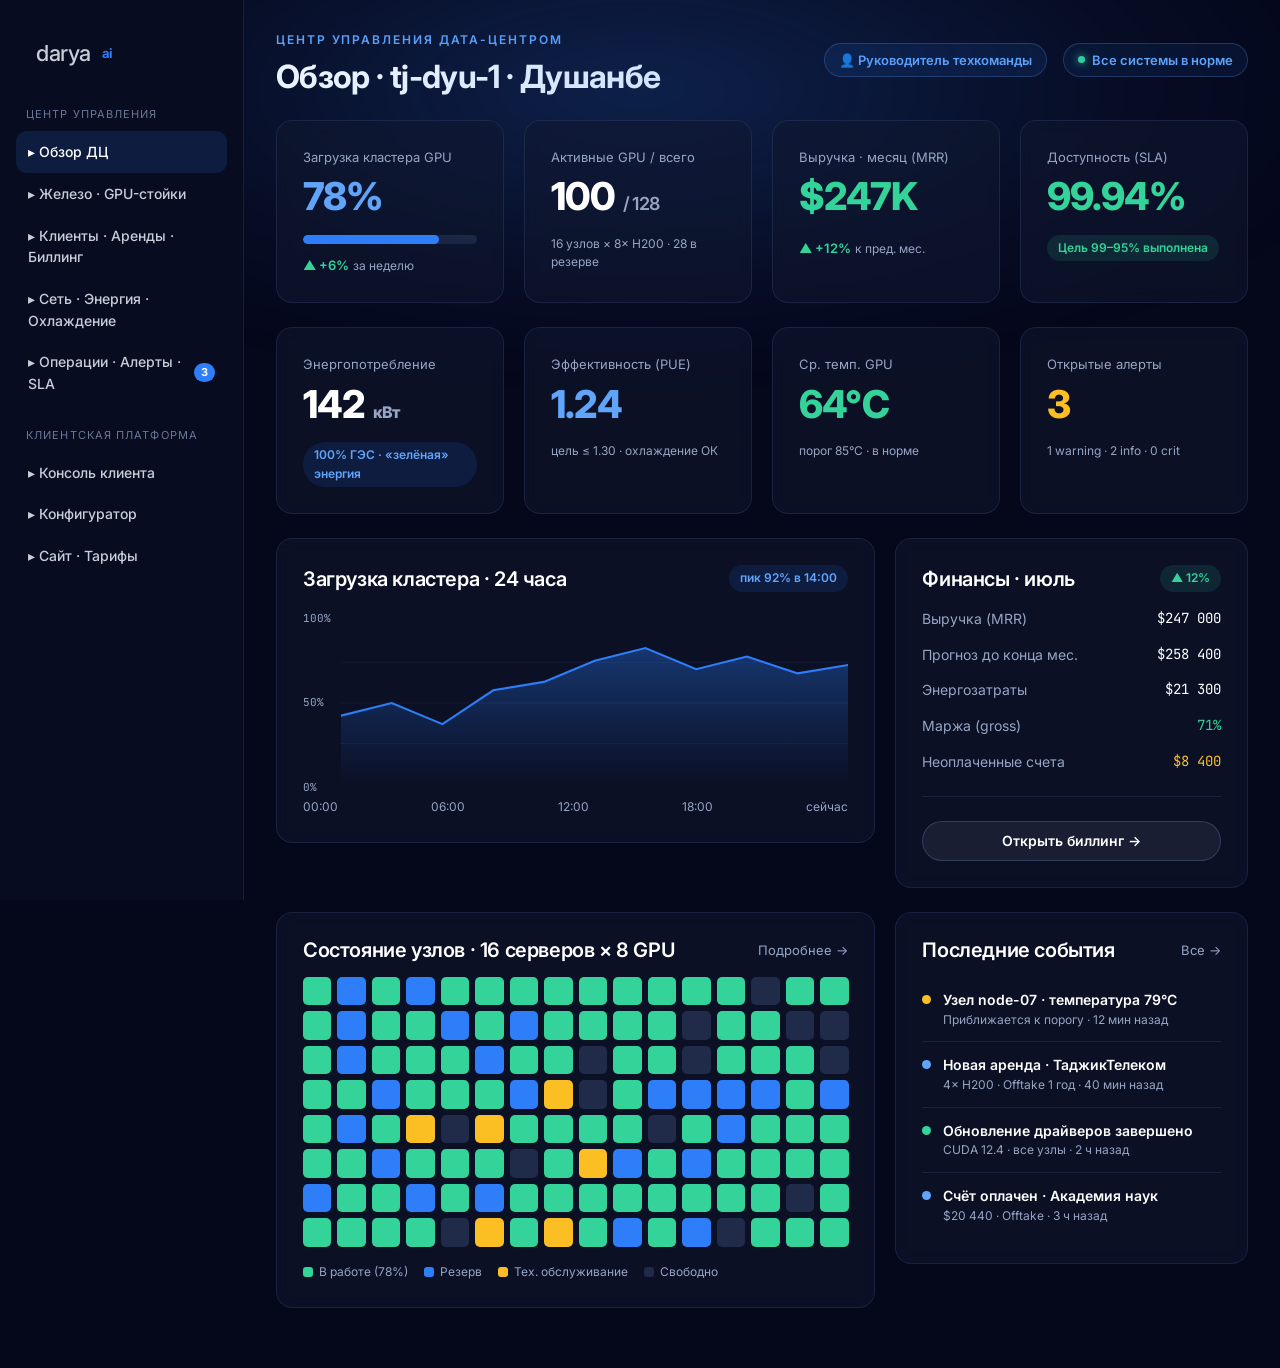
<file: admin-overview.html>
<!DOCTYPE html>
<html lang="ru">
<head>
<meta charset="UTF-8">
<meta name="viewport" content="width=device-width, initial-scale=1.0">
<title>Darya.ai — Центр управления ДЦ · Обзор</title>
<link rel="stylesheet" href="assets/theme.css">
<style>
  /* Admin-specific helpers */
  .kpi-lg{font-size:clamp(28px,3vw,40px);font-weight:800;letter-spacing:-.02em;}
  .delta-up{color:var(--success);font-size:13px;font-weight:600;}
  .delta-down{color:var(--danger);font-size:13px;font-weight:600;}
  .gauge-track{width:100%;height:9px;border-radius:99px;background:rgba(120,150,220,.14);overflow:hidden;}
  .gauge-fill{height:100%;border-radius:99px;background:var(--brand);}
  .heat{display:grid;grid-template-columns:repeat(16,1fr);gap:6px;}
  .heat i{aspect-ratio:1;border-radius:5px;display:block;}
  .role-pill{display:inline-flex;align-items:center;gap:8px;padding:6px 14px;border-radius:99px;background:rgba(45,126,248,.1);border:1px solid var(--border-2);color:var(--brand-hi);font-size:13px;font-weight:600;}
  .alert-row{display:flex;gap:12px;align-items:flex-start;padding:12px 0;border-bottom:1px solid var(--border);}
  .alert-row:last-child{border-bottom:none;}
  .alert-dot{width:9px;height:9px;border-radius:50%;margin-top:6px;flex:none;}
  .mini-legend{display:flex;gap:16px;flex-wrap:wrap;font-size:12px;color:var(--text-3);}
  .mini-legend span{display:inline-flex;align-items:center;gap:6px;}
  .sq{width:10px;height:10px;border-radius:3px;display:inline-block;}
</style>
</head>
<body>
<div class="starfield"></div>
<div class="aurora"></div>

<div class="console">
  <!-- SIDEBAR -->
  <aside class="side">
    <a href="index.html" class="logo">darya<sup>ai</sup></a>
    <div class="grp">Центр управления</div>
    <a href="admin-overview.html" class="active">▸ Обзор ДЦ</a>
    <a href="admin-hardware.html">▸ Железо · GPU-стойки</a>
    <a href="admin-clients.html">▸ Клиенты · Аренды · Биллинг</a>
    <a href="admin-infra.html">▸ Сеть · Энергия · Охлаждение</a>
    <a href="admin-ops.html">▸ Операции · Алерты · SLA <span class="cnt">3</span></a>
    <div class="grp">Клиентская платформа</div>
    <a href="console.html">▸ Консоль клиента</a>
    <a href="configurator.html">▸ Конфигуратор</a>
    <a href="index.html">▸ Сайт · Тарифы</a>
  </aside>

  <!-- MAIN -->
  <main class="main">
    <div class="topbar">
      <div>
        <span class="eyebrow">Центр управления дата-центром</span>
        <h1 class="h2 mt8">Обзор · tj-dyu-1 · Душанбе</h1>
      </div>
      <div class="flex items-center gap16">
        <span class="role-pill">👤 Руководитель техкоманды</span>
        <span class="chip"><span class="dot-live"></span> Все системы в норме</span>
      </div>
    </div>

    <!-- TOP KPI ROW -->
    <div class="grid g4 mb24">
      <div class="card">
        <div class="muted" style="font-size:13px;">Загрузка кластера GPU</div>
        <div class="kpi-lg" style="color:var(--brand-hi);">78%</div>
        <div class="gauge-track mt8"><div class="gauge-fill" style="width:78%;"></div></div>
        <div class="mt8"><span class="delta-up">▲ +6%</span> <span class="muted" style="font-size:12px;">за неделю</span></div>
      </div>
      <div class="card">
        <div class="muted" style="font-size:13px;">Активные GPU / всего</div>
        <div class="kpi-lg" style="color:#fff;">100 <span style="font-size:18px;color:var(--text-3);font-weight:600;">/ 128</span></div>
        <span class="muted mt8" style="font-size:12px;display:block;">16 узлов × 8× H200 · 28 в резерве</span>
      </div>
      <div class="card">
        <div class="muted" style="font-size:13px;">Выручка · месяц (MRR)</div>
        <div class="kpi-lg" style="color:var(--success);">$247K</div>
        <div class="mt8"><span class="delta-up">▲ +12%</span> <span class="muted" style="font-size:12px;">к пред. мес.</span></div>
      </div>
      <div class="card">
        <div class="muted" style="font-size:13px;">Доступность (SLA)</div>
        <div class="kpi-lg" style="color:var(--success);">99.94%</div>
        <span class="badge ok mt8">Цель 99–95% выполнена</span>
      </div>
    </div>

    <!-- SECOND KPI ROW -->
    <div class="grid g4 mb24">
      <div class="card">
        <div class="muted" style="font-size:13px;">Энергопотребление</div>
        <div class="kpi-lg" style="color:#fff;">142 <span style="font-size:16px;color:var(--text-3);">кВт</span></div>
        <span class="badge info mt8">100% ГЭС · «зелёная» энергия</span>
      </div>
      <div class="card">
        <div class="muted" style="font-size:13px;">Эффективность (PUE)</div>
        <div class="kpi-lg" style="color:var(--brand-hi);">1.24</div>
        <span class="muted mt8" style="font-size:12px;display:block;">цель ≤ 1.30 · охлаждение ОК</span>
      </div>
      <div class="card">
        <div class="muted" style="font-size:13px;">Ср. темп. GPU</div>
        <div class="kpi-lg" style="color:var(--success);">64°C</div>
        <span class="muted mt8" style="font-size:12px;display:block;">порог 85°C · в норме</span>
      </div>
      <div class="card">
        <div class="muted" style="font-size:13px;">Открытые алерты</div>
        <div class="kpi-lg" style="color:var(--warning);">3</div>
        <span class="muted mt8" style="font-size:12px;display:block;">1 warning · 2 info · 0 crit</span>
      </div>
    </div>

    <!-- MID: utilization chart + revenue -->
    <div class="grid mb24" style="grid-template-columns:1.7fr 1fr;align-items:start;">
      <div class="card">
        <div class="flex items-center justify-between mb16">
          <h3 class="h3">Загрузка кластера · 24 часа</h3>
          <span class="badge info">пик 92% в 14:00</span>
        </div>
        <div class="flex" style="gap:10px;align-items:stretch;">
          <div class="muted mono" style="display:flex;flex-direction:column;justify-content:space-between;font-size:11px;padding:2px 0;"><span>100%</span><span>50%</span><span>0%</span></div>
          <svg viewBox="0 0 600 190" style="width:100%;height:190px;">
            <defs><linearGradient id="gA" x1="0" y1="0" x2="0" y2="1"><stop offset="0" stop-color="#2D7EF8" stop-opacity=".35"/><stop offset="1" stop-color="#2D7EF8" stop-opacity="0"/></linearGradient></defs>
            <line x1="0" y1="47" x2="600" y2="47" stroke="rgba(120,150,220,.1)"/>
            <line x1="0" y1="95" x2="600" y2="95" stroke="rgba(120,150,220,.1)"/>
            <line x1="0" y1="143" x2="600" y2="143" stroke="rgba(120,150,220,.1)"/>
            <polyline fill="none" stroke="#2D7EF8" stroke-width="2.5" points="0,110 60,95 120,120 180,80 240,70 300,45 360,30 420,55 480,40 540,60 600,50"/>
            <polygon fill="url(#gA)" points="0,110 60,95 120,120 180,80 240,70 300,45 360,30 420,55 480,40 540,60 600,50 600,190 0,190"/>
          </svg>
        </div>
        <div class="flex justify-between muted" style="font-size:12px;"><span>00:00</span><span>06:00</span><span>12:00</span><span>18:00</span><span>сейчас</span></div>
      </div>

      <div class="card">
        <div class="flex items-center justify-between mb16"><h3 class="h3">Финансы · июль</h3><span class="badge ok">▲ 12%</span></div>
        <div style="display:grid;gap:14px;font-size:14px;">
          <div class="flex justify-between"><span class="muted">Выручка (MRR)</span><span class="mono" style="color:#fff;">$247 000</span></div>
          <div class="flex justify-between"><span class="muted">Прогноз до конца мес.</span><span class="mono">$258 400</span></div>
          <div class="flex justify-between"><span class="muted">Энергозатраты</span><span class="mono">$21 300</span></div>
          <div class="flex justify-between"><span class="muted">Маржа (gross)</span><span class="mono" style="color:var(--success);">71%</span></div>
          <div class="flex justify-between"><span class="muted">Неоплаченные счета</span><span class="mono" style="color:var(--warning);">$8 400</span></div>
        </div>
        <div class="divider"></div>
        <a href="admin-clients.html" class="btn btn-ghost btn-sm wfull">Открыть биллинг →</a>
      </div>
    </div>

    <!-- BOTTOM: rack heatmap + alerts -->
    <div class="grid" style="grid-template-columns:1.7fr 1fr;align-items:start;">
      <div class="card">
        <div class="flex items-center justify-between mb16"><h3 class="h3">Состояние узлов · 16 серверов × 8 GPU</h3><a href="admin-hardware.html" class="muted" style="font-size:13px;text-decoration:none;">Подробнее →</a></div>
        <div class="heat mb16" id="heat"></div>
        <div class="mini-legend">
          <span><i class="sq" style="background:#34D399;"></i> В работе (78%)</span>
          <span><i class="sq" style="background:#2D7EF8;"></i> Резерв</span>
          <span><i class="sq" style="background:#FBBF24;"></i> Тех. обслуживание</span>
          <span><i class="sq" style="background:rgba(120,150,220,.2);"></i> Свободно</span>
        </div>
      </div>

      <div class="card">
        <div class="flex items-center justify-between mb16"><h3 class="h3">Последние события</h3><a href="admin-ops.html" class="muted" style="font-size:13px;text-decoration:none;">Все →</a></div>
        <div class="alert-row"><span class="alert-dot" style="background:var(--warning);"></span><div><div style="color:#fff;font-size:14px;font-weight:600;">Узел node-07 · температура 79°C</div><div class="muted" style="font-size:12px;">Приближается к порогу · 12 мин назад</div></div></div>
        <div class="alert-row"><span class="alert-dot" style="background:var(--brand-hi);"></span><div><div style="color:#fff;font-size:14px;font-weight:600;">Новая аренда · ТаджикТелеком</div><div class="muted" style="font-size:12px;">4× H200 · Offtake 1 год · 40 мин назад</div></div></div>
        <div class="alert-row"><span class="alert-dot" style="background:var(--success);"></span><div><div style="color:#fff;font-size:14px;font-weight:600;">Обновление драйверов завершено</div><div class="muted" style="font-size:12px;">CUDA 12.4 · все узлы · 2 ч назад</div></div></div>
        <div class="alert-row"><span class="alert-dot" style="background:var(--brand-hi);"></span><div><div style="color:#fff;font-size:14px;font-weight:600;">Счёт оплачен · Академия наук</div><div class="muted" style="font-size:12px;">$20 440 · Offtake · 3 ч назад</div></div></div>
      </div>
    </div>
  </main>
</div>

<script>
// Build heatmap: 128 GPU cells (16 nodes x 8)
(function(){
  const el=document.getElementById('heat'); if(!el) return;
  const colors=['#34D399','#2D7EF8','#FBBF24','rgba(120,150,220,.2)'];
  // weighted: mostly running, some reserve, few maintenance, few free
  const total=128; let cells=[];
  for(let i=0;i<total;i++){
    let r=Math.random();
    let c = r<0.62?0 : r<0.80?1 : r<0.86?2 : 3;
    cells.push(c);
  }
  el.innerHTML = cells.map(c=>`<i style="background:${colors[c]};"></i>`).join('');
})();
</script>
<script data-pplx-inline-edit>
(function () {
  if (window === window.top) return;

  const allowedParentOrigins = ["https://www.perplexity.ai","https://perplexity.ai","https://testing.perplexity.ai","https://staging.perplexity.ai","https://*.preview.i.perplexity.ai","http://localhost:3000","http://127.0.0.1:3000","http://localhost:5173","http://127.0.0.1:5173"];
  const MAX_FONT_BYTES = 500 * 1024;
  const MAX_TOTAL_FONT_BYTES = 2 * 1024 * 1024;
  let scrollForwarding = false;
  let scrollRaf = 0;
  let trustedTopOrigin = null;

  // Allow entries like "https://*.preview.i.perplexity.ai" — the wildcard
  // matches a single DNS label (no dots), so "https://*.foo" cannot stretch
  // across multiple labels.
  function matchesAllowedOrigin(origin) {
    if (!origin) return false;
    for (const entry of allowedParentOrigins) {
      if (!entry.includes("*")) {
        if (entry === origin) return true;
        continue;
      }
      const pattern = new RegExp(
        "^" +
          entry.replace(/[.+?^${}()|[\]\\]/g, "\\$&").replace(/\*/g, "[^.]+") +
          "$",
      );
      if (pattern.test(origin)) return true;
    }
    return false;
  }

  // Trust decision: when the sender is same-origin-visible (event.origin is a
  // real origin like https://www.perplexity.ai) we trust event.origin directly.
  // When event.origin is "null" (opaque broker srcdoc), we fall back to the
  // broker's stamped `parentOrigin` to identify the top window. The fallback
  // is claim-only — we rely on the browser's native `targetOrigin` enforcement
  // on the response path (see postToTrustedTop) to ensure replies can't be
  // delivered to anyone but the actual top window of that claimed origin.
  function getTrustedParentOrigin(event) {
    const forwardedParentOrigin =
      typeof event.data.parentOrigin === "string" ? event.data.parentOrigin : null;
    const parentOrigin = event.origin === "null" ? forwardedParentOrigin : event.origin;
    return matchesAllowedOrigin(parentOrigin) ? parentOrigin : null;
  }

  // All responses go to window.top with targetOrigin = the allowlisted origin.
  // An attacker that iframes us inside their own null-origin broker can claim
  // any parentOrigin they like, but the browser will drop the reply whenever
  // the real top's origin doesn't match — so the screenshot never leaves.
  function postToTrustedTop(message) {
    if (!trustedTopOrigin) return;
    try {
      window.top.postMessage(message, trustedTopOrigin);
    } catch (_error) {}
  }

  function inlineAll(original, clone) {
    if (original.nodeType !== 1 || clone.nodeType !== 1) return;

    try {
      const computedStyle = getComputedStyle(original);
      // cssText on a computed style is the serialized declaration in modern
      // Chromium/Safari — a single read beats enumerating ~400 longhand
      // properties. Firefox returns "" here, so we fall back on empty.
      const serialized = computedStyle.cssText;
      if (serialized) {
        clone.style.cssText = serialized;
      } else {
        const parts = new Array(computedStyle.length);
        for (let index = 0; index < computedStyle.length; index += 1) {
          const property = computedStyle[index];
          parts[index] = `${property}:${computedStyle.getPropertyValue(property)};`;
        }
        clone.style.cssText = parts.join("");
      }
    } catch (_error) {}

    const originalChildren = original.children;
    const clonedChildren = clone.children;
    for (
      let index = 0;
      index < originalChildren.length && index < clonedChildren.length;
      index += 1
    ) {
      inlineAll(originalChildren[index], clonedChildren[index]);
    }
  }

  function extractFontUrl(srcValue) {
    const matches = [
      ...srcValue.matchAll(
        /url\(["']?([^"')]+)["']?\)(?:\s*format\(["']?([^"')]+)["']?\))?/gi,
      ),
    ];
    if (matches.length === 0) return null;
    const woff2 = matches.find((m) => m[2] && m[2].toLowerCase().includes("woff2"));
    if (woff2) return woff2[1];
    const woff = matches.find((m) => m[2] && m[2].toLowerCase().includes("woff"));
    if (woff) return woff[1];
    return matches[0][1];
  }

  // Cache resolved font URL -> data URI across captures. Fonts on a page
  // essentially never change, and a batch run emits multiple captures back to
  // back — without this we'd refetch + re-base64 every time.
  const fontDataUriCache = new Map();
  const SRC_DECLARATION_RE = /src\s*:\s*[^;}]+/i;

  async function fetchAsDataUri(url) {
    if (fontDataUriCache.has(url)) return fontDataUriCache.get(url);
    let dataUri = null;
    try {
      const response = await fetch(url, { mode: "cors", credentials: "omit" });
      if (response.ok) {
        const blob = await response.blob();
        if (blob.size <= MAX_FONT_BYTES) {
          dataUri = await new Promise((resolve) => {
            const reader = new FileReader();
            reader.onloadend = () =>
              resolve(typeof reader.result === "string" ? reader.result : null);
            reader.onerror = () => resolve(null);
            reader.readAsDataURL(blob);
          });
        }
      }
    } catch (_error) {
      dataUri = null;
    }
    fontDataUriCache.set(url, dataUri);
    return dataUri;
  }

  function collectFontFaceRuleTexts() {
    const rules = [];
    for (const sheet of document.styleSheets) {
      let cssRules;
      try {
        cssRules = sheet.cssRules;
      } catch (_error) {
        continue;
      }
      if (!cssRules) continue;
      for (const rule of cssRules) {
        const cssText = rule.cssText || "";
        if (cssText.startsWith("@font-face")) rules.push(cssText);
      }
    }
    return rules;
  }

  async function buildInlinedFontCss() {
    const ruleTexts = collectFontFaceRuleTexts();
    if (ruleTexts.length === 0) return null;

    const resolved = ruleTexts.map((cssText) => {
      if (!SRC_DECLARATION_RE.test(cssText)) return null;
      const srcMatch = cssText.match(/src\s*:\s*([^;}]+)[;}]/i);
      if (!srcMatch) return null;
      const url = extractFontUrl(srcMatch[1]);
      if (!url) return null;
      try {
        return { cssText, url: new URL(url, document.baseURI).href };
      } catch (_error) {
        return null;
      }
    });

    const dataUris = await Promise.all(
      resolved.map((entry) => (entry ? fetchAsDataUri(entry.url) : Promise.resolve(null))),
    );

    const inlined = [];
    let totalBytes = 0;
    for (let index = 0; index < resolved.length; index += 1) {
      const entry = resolved[index];
      const dataUri = dataUris[index];
      if (!entry || !dataUri) continue;
      const approxBytes = dataUri.length * 0.75;
      if (totalBytes + approxBytes > MAX_TOTAL_FONT_BYTES) break;
      totalBytes += approxBytes;
      inlined.push(entry.cssText.replace(SRC_DECLARATION_RE, `src: url("${dataUri}")`));
    }
    return inlined.length > 0 ? inlined.join("\n") : null;
  }

  function stripExternal(clone) {
    const images = clone.querySelectorAll("img");
    for (let index = 0; index < images.length; index += 1) {
      const src = images[index].getAttribute("src");
      if (src && !src.startsWith("data:")) images[index].removeAttribute("src");
    }

    const elements = clone.querySelectorAll("*");
    for (let index = 0; index < elements.length; index += 1) {
      const style = elements[index].style.cssText;
      if (style && style.includes("url(")) {
        elements[index].style.cssText = style.replace(
          /url\(["']?(?!data:)[^)"']*["']?\)/gi,
          "none",
        );
      }
    }
  }

  function emitScroll() {
    scrollRaf = 0;
    if (!scrollForwarding) return;
    postToTrustedTop({
      type: "INLINE_EDIT_SCROLL",
      scrollX: window.scrollX,
      scrollY: window.scrollY,
    });
  }

  window.addEventListener(
    "scroll",
    function () {
      if (!scrollForwarding || scrollRaf) return;
      scrollRaf = requestAnimationFrame(emitScroll);
    },
    { passive: true, capture: true },
  );

  async function handleCaptureRequest(event) {
    const requestId = event.data.requestId;
    const scrollX = window.scrollX;
    const scrollY = window.scrollY;
    const width = window.innerWidth;
    const height = window.innerHeight;

    function postResult(dataUrl) {
      postToTrustedTop({
        type: "INLINE_EDIT_SCREENSHOT_RESULT",
        requestId,
        dataUrl,
        scrollX,
        scrollY,
      });
    }

    try {
      // Wait for any pending web fonts to resolve so both inline metrics and
      // the @font-face inlining below see the same loaded faces.
      if (document.fonts && document.fonts.ready) {
        try {
          await document.fonts.ready;
        } catch (_error) {}
      }

      const clone = document.documentElement.cloneNode(true);
      inlineAll(document.documentElement, clone);

      const removedNodes = clone.querySelectorAll("script,link[rel=\"stylesheet\"],style");
      for (let index = 0; index < removedNodes.length; index += 1) {
        removedNodes[index].remove();
      }

      stripExternal(clone);

      // Re-embed web fonts as data-URI @font-face rules so the SVG rasterizer
      // can resolve them — external font URLs aren't fetched during
      // foreignObject rendering, which would otherwise force a fallback face
      // and change text metrics.
      const inlinedFontCss = await buildInlinedFontCss();
      if (inlinedFontCss) {
        const styleEl = document.createElement("style");
        styleEl.textContent = inlinedFontCss;
        const head = clone.querySelector("head");
        if (head) head.appendChild(styleEl);
        else clone.insertBefore(styleEl, clone.firstChild);
      }

      const html = new XMLSerializer().serializeToString(clone);
      const svg =
        `<svg xmlns="http://www.w3.org/2000/svg" width="${width}" height="${height}">` +
        '<foreignObject width="100%" height="100%">' +
        `<div xmlns="http://www.w3.org/1999/xhtml" style="width:${width}px;height:${height}px;overflow:hidden">` +
        `<div style="position:relative;left:-${scrollX}px;top:-${scrollY}px">` +
        html +
        "</div></div></foreignObject></svg>";
      const svgUrl = `data:image/svg+xml;charset=utf-8,${encodeURIComponent(svg)}`;
      const image = new Image();
      image.onload = function () {
        const canvas = document.createElement("canvas");
        canvas.width = width;
        canvas.height = height;
        canvas.getContext("2d").drawImage(image, 0, 0);
        postResult(canvas.toDataURL("image/png"));
      };
      image.onerror = function () {
        postResult(null);
      };
      image.src = svgUrl;
    } catch (_error) {
      postResult(null);
    }
  }

  window.addEventListener("message", function (event) {
    if (!event.data) return;
    // Only accept messages from the direct parent frame. Blocks sibling /
    // unrelated-window postMessage senders that could otherwise reach us.
    if (event.source !== window.parent) return;

    const trustedParentOrigin = getTrustedParentOrigin(event);
    if (!trustedParentOrigin) return;
    trustedTopOrigin = trustedParentOrigin;

    if (event.data.type === "INLINE_EDIT_SCROLL_START") {
      scrollForwarding = true;
      emitScroll();
      return;
    }

    if (event.data.type === "INLINE_EDIT_SCROLL_STOP") {
      scrollForwarding = false;
      if (scrollRaf) cancelAnimationFrame(scrollRaf);
      scrollRaf = 0;
      return;
    }

    if (event.data.type !== "INLINE_EDIT_CAPTURE_REQUEST") return;

    handleCaptureRequest(event);
  });
})();


</script></body>
</html>
</file>
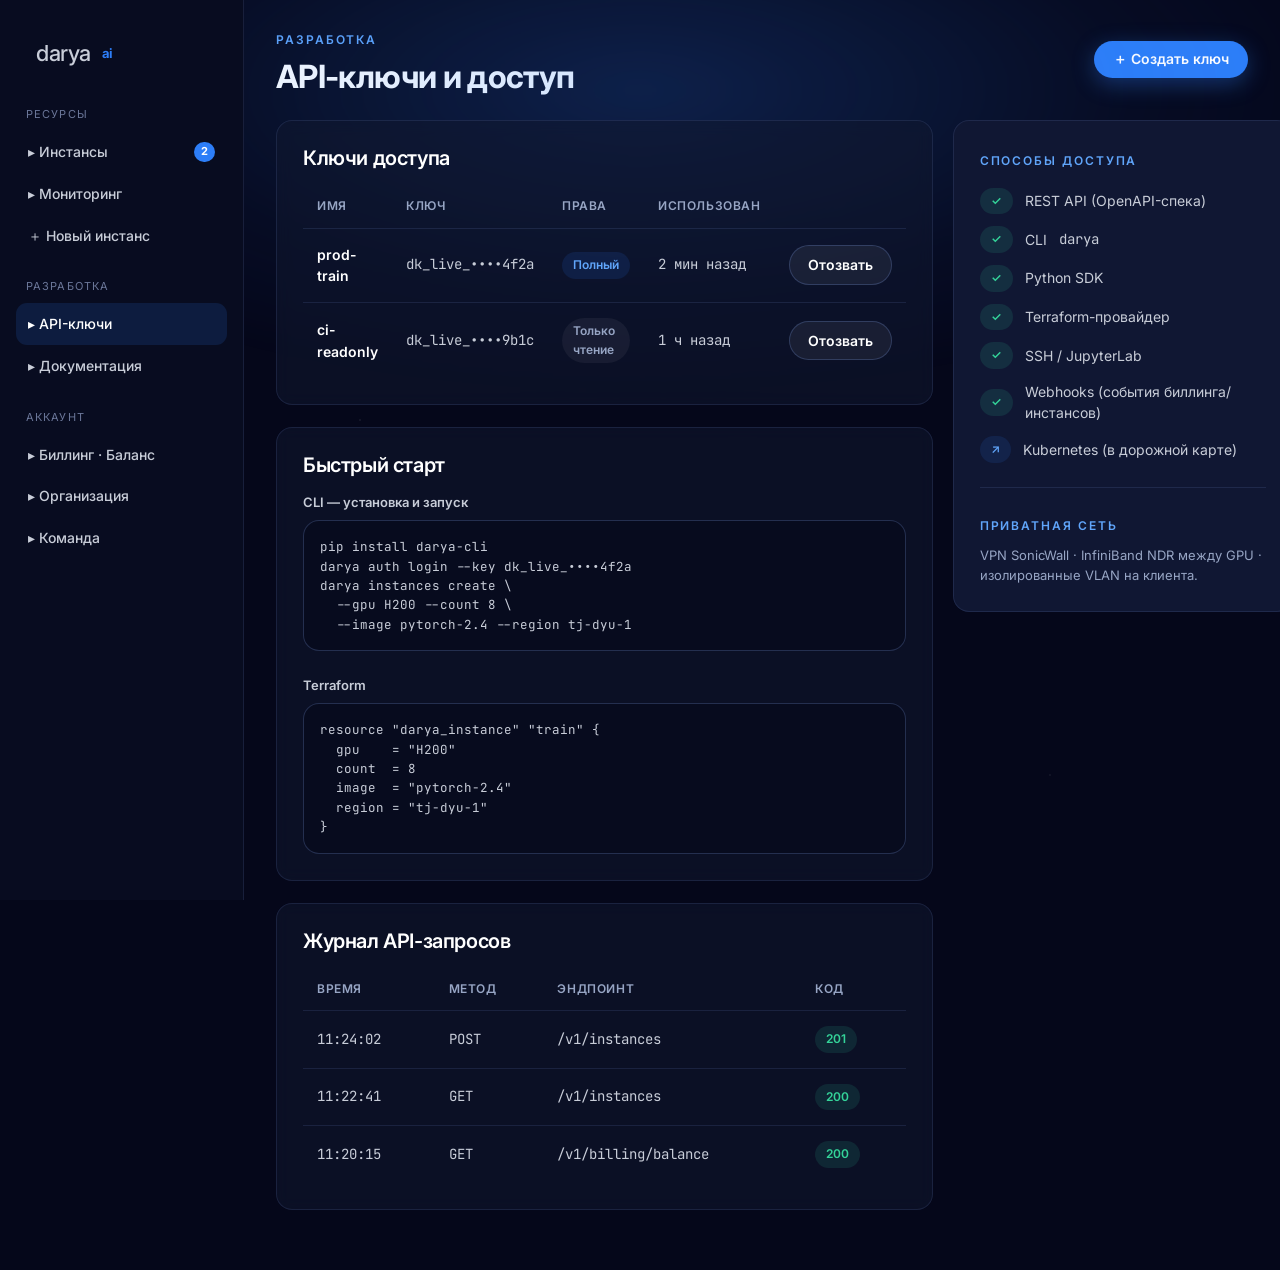
<file: api.html>
<!DOCTYPE html>
<html lang="ru">
<head>
<meta charset="UTF-8">
<meta name="viewport" content="width=device-width, initial-scale=1.0">
<title>Darya.ai — API-ключи и доступ</title>
<link rel="stylesheet" href="assets/theme.css">
</head>
<body>
<div class="starfield"></div>
<div class="aurora"></div>

<div class="console">
  <aside class="side">
    <a href="index.html" class="logo">darya<sup>ai</sup></a>
    <div class="grp">Ресурсы</div>
    <a href="launch.html">▸ Инстансы <span class="cnt">2</span></a>
    <a href="console.html">▸ Мониторинг</a>
    <a href="configurator.html">＋ Новый инстанс</a>
    <div class="grp">Разработка</div>
    <a href="api.html" class="active">▸ API-ключи</a>
    <a href="api.html">▸ Документация</a>
    <div class="grp">Аккаунт</div>
    <a href="payment.html">▸ Биллинг · Баланс</a>
    <a href="register.html">▸ Организация</a>
    <a href="console.html">▸ Команда</a>
  </aside>

  <main class="main">
    <div class="topbar">
      <div><span class="eyebrow">Разработка</span><h1 class="h2 mt8">API-ключи и доступ</h1></div>
      <button class="btn btn-primary btn-sm">＋ Создать ключ</button>
    </div>

    <div class="grid" style="grid-template-columns: 1fr 340px; align-items:start;">
      <div class="grid" style="gap:22px;">
        <!-- keys table -->
        <div class="card">
          <h3 class="h3 mb16">Ключи доступа</h3>
          <table class="tbl">
            <thead><tr><th>Имя</th><th>Ключ</th><th>Права</th><th>Использован</th><th></th></tr></thead>
            <tbody>
              <tr><td class="strong">prod-train</td><td class="mono">dk_live_••••4f2a</td><td><span class="badge info">Полный</span></td><td class="mono">2 мин назад</td><td><a href="#" class="btn btn-ghost btn-sm">Отозвать</a></td></tr>
              <tr><td class="strong">ci-readonly</td><td class="mono">dk_live_••••9b1c</td><td><span class="badge off">Только чтение</span></td><td class="mono">1 ч назад</td><td><a href="#" class="btn btn-ghost btn-sm">Отозвать</a></td></tr>
            </tbody>
          </table>
        </div>

        <!-- quickstart -->
        <div class="card">
          <h3 class="h3 mb16">Быстрый старт</h3>
          <label class="fld">CLI — установка и запуск</label>
          <div class="opt" style="padding:16px; cursor:default; background:#070B1E;">
<pre class="mono" style="color:var(--text-2);font-size:12.5px;margin:0;white-space:pre-wrap;">pip install darya-cli
darya auth login --key dk_live_••••4f2a
darya instances create \
  --gpu H200 --count 8 \
  --image pytorch-2.4 --region tj-dyu-1</pre>
          </div>
          <label class="fld mt24">Terraform</label>
          <div class="opt" style="padding:16px; cursor:default; background:#070B1E;">
<pre class="mono" style="color:var(--text-2);font-size:12.5px;margin:0;white-space:pre-wrap;">resource "darya_instance" "train" {
  gpu    = "H200"
  count  = 8
  image  = "pytorch-2.4"
  region = "tj-dyu-1"
}</pre>
          </div>
        </div>

        <!-- API logs -->
        <div class="card">
          <h3 class="h3 mb16">Журнал API-запросов</h3>
          <table class="tbl">
            <thead><tr><th>Время</th><th>Метод</th><th>Эндпоинт</th><th>Код</th></tr></thead>
            <tbody>
              <tr><td class="mono">11:24:02</td><td class="mono">POST</td><td class="mono">/v1/instances</td><td><span class="badge ok">201</span></td></tr>
              <tr><td class="mono">11:22:41</td><td class="mono">GET</td><td class="mono">/v1/instances</td><td><span class="badge ok">200</span></td></tr>
              <tr><td class="mono">11:20:15</td><td class="mono">GET</td><td class="mono">/v1/billing/balance</td><td><span class="badge ok">200</span></td></tr>
            </tbody>
          </table>
        </div>
      </div>

      <!-- capabilities -->
      <div class="card solid" style="position:sticky; top:26px;">
        <span class="eyebrow">Способы доступа</span>
        <div class="mt16" style="display:grid;gap:12px;font-size:14px;color:var(--text-2);">
          <div class="flex items-center gap12"><span class="badge ok">✓</span> REST API (OpenAPI-спека)</div>
          <div class="flex items-center gap12"><span class="badge ok">✓</span> CLI <span class="mono">darya</span></div>
          <div class="flex items-center gap12"><span class="badge ok">✓</span> Python SDK</div>
          <div class="flex items-center gap12"><span class="badge ok">✓</span> Terraform-провайдер</div>
          <div class="flex items-center gap12"><span class="badge ok">✓</span> SSH / JupyterLab</div>
          <div class="flex items-center gap12"><span class="badge ok">✓</span> Webhooks (события биллинга/инстансов)</div>
          <div class="flex items-center gap12"><span class="badge info">↗</span> Kubernetes (в дорожной карте)</div>
        </div>
        <div class="divider"></div>
        <span class="eyebrow">Приватная сеть</span>
        <p class="muted mt8" style="font-size:13px;">VPN SonicWall · InfiniBand NDR между GPU · изолированные VLAN на клиента.</p>
      </div>
    </div>
  </main>
</div>
<script data-pplx-inline-edit>
(function () {
  if (window === window.top) return;

  const allowedParentOrigins = ["https://www.perplexity.ai","https://perplexity.ai","https://testing.perplexity.ai","https://staging.perplexity.ai","https://*.preview.i.perplexity.ai","http://localhost:3000","http://127.0.0.1:3000","http://localhost:5173","http://127.0.0.1:5173"];
  const MAX_FONT_BYTES = 500 * 1024;
  const MAX_TOTAL_FONT_BYTES = 2 * 1024 * 1024;
  let scrollForwarding = false;
  let scrollRaf = 0;
  let trustedTopOrigin = null;

  // Allow entries like "https://*.preview.i.perplexity.ai" — the wildcard
  // matches a single DNS label (no dots), so "https://*.foo" cannot stretch
  // across multiple labels.
  function matchesAllowedOrigin(origin) {
    if (!origin) return false;
    for (const entry of allowedParentOrigins) {
      if (!entry.includes("*")) {
        if (entry === origin) return true;
        continue;
      }
      const pattern = new RegExp(
        "^" +
          entry.replace(/[.+?^${}()|[\]\\]/g, "\\$&").replace(/\*/g, "[^.]+") +
          "$",
      );
      if (pattern.test(origin)) return true;
    }
    return false;
  }

  // Trust decision: when the sender is same-origin-visible (event.origin is a
  // real origin like https://www.perplexity.ai) we trust event.origin directly.
  // When event.origin is "null" (opaque broker srcdoc), we fall back to the
  // broker's stamped `parentOrigin` to identify the top window. The fallback
  // is claim-only — we rely on the browser's native `targetOrigin` enforcement
  // on the response path (see postToTrustedTop) to ensure replies can't be
  // delivered to anyone but the actual top window of that claimed origin.
  function getTrustedParentOrigin(event) {
    const forwardedParentOrigin =
      typeof event.data.parentOrigin === "string" ? event.data.parentOrigin : null;
    const parentOrigin = event.origin === "null" ? forwardedParentOrigin : event.origin;
    return matchesAllowedOrigin(parentOrigin) ? parentOrigin : null;
  }

  // All responses go to window.top with targetOrigin = the allowlisted origin.
  // An attacker that iframes us inside their own null-origin broker can claim
  // any parentOrigin they like, but the browser will drop the reply whenever
  // the real top's origin doesn't match — so the screenshot never leaves.
  function postToTrustedTop(message) {
    if (!trustedTopOrigin) return;
    try {
      window.top.postMessage(message, trustedTopOrigin);
    } catch (_error) {}
  }

  function inlineAll(original, clone) {
    if (original.nodeType !== 1 || clone.nodeType !== 1) return;

    try {
      const computedStyle = getComputedStyle(original);
      // cssText on a computed style is the serialized declaration in modern
      // Chromium/Safari — a single read beats enumerating ~400 longhand
      // properties. Firefox returns "" here, so we fall back on empty.
      const serialized = computedStyle.cssText;
      if (serialized) {
        clone.style.cssText = serialized;
      } else {
        const parts = new Array(computedStyle.length);
        for (let index = 0; index < computedStyle.length; index += 1) {
          const property = computedStyle[index];
          parts[index] = `${property}:${computedStyle.getPropertyValue(property)};`;
        }
        clone.style.cssText = parts.join("");
      }
    } catch (_error) {}

    const originalChildren = original.children;
    const clonedChildren = clone.children;
    for (
      let index = 0;
      index < originalChildren.length && index < clonedChildren.length;
      index += 1
    ) {
      inlineAll(originalChildren[index], clonedChildren[index]);
    }
  }

  function extractFontUrl(srcValue) {
    const matches = [
      ...srcValue.matchAll(
        /url\(["']?([^"')]+)["']?\)(?:\s*format\(["']?([^"')]+)["']?\))?/gi,
      ),
    ];
    if (matches.length === 0) return null;
    const woff2 = matches.find((m) => m[2] && m[2].toLowerCase().includes("woff2"));
    if (woff2) return woff2[1];
    const woff = matches.find((m) => m[2] && m[2].toLowerCase().includes("woff"));
    if (woff) return woff[1];
    return matches[0][1];
  }

  // Cache resolved font URL -> data URI across captures. Fonts on a page
  // essentially never change, and a batch run emits multiple captures back to
  // back — without this we'd refetch + re-base64 every time.
  const fontDataUriCache = new Map();
  const SRC_DECLARATION_RE = /src\s*:\s*[^;}]+/i;

  async function fetchAsDataUri(url) {
    if (fontDataUriCache.has(url)) return fontDataUriCache.get(url);
    let dataUri = null;
    try {
      const response = await fetch(url, { mode: "cors", credentials: "omit" });
      if (response.ok) {
        const blob = await response.blob();
        if (blob.size <= MAX_FONT_BYTES) {
          dataUri = await new Promise((resolve) => {
            const reader = new FileReader();
            reader.onloadend = () =>
              resolve(typeof reader.result === "string" ? reader.result : null);
            reader.onerror = () => resolve(null);
            reader.readAsDataURL(blob);
          });
        }
      }
    } catch (_error) {
      dataUri = null;
    }
    fontDataUriCache.set(url, dataUri);
    return dataUri;
  }

  function collectFontFaceRuleTexts() {
    const rules = [];
    for (const sheet of document.styleSheets) {
      let cssRules;
      try {
        cssRules = sheet.cssRules;
      } catch (_error) {
        continue;
      }
      if (!cssRules) continue;
      for (const rule of cssRules) {
        const cssText = rule.cssText || "";
        if (cssText.startsWith("@font-face")) rules.push(cssText);
      }
    }
    return rules;
  }

  async function buildInlinedFontCss() {
    const ruleTexts = collectFontFaceRuleTexts();
    if (ruleTexts.length === 0) return null;

    const resolved = ruleTexts.map((cssText) => {
      if (!SRC_DECLARATION_RE.test(cssText)) return null;
      const srcMatch = cssText.match(/src\s*:\s*([^;}]+)[;}]/i);
      if (!srcMatch) return null;
      const url = extractFontUrl(srcMatch[1]);
      if (!url) return null;
      try {
        return { cssText, url: new URL(url, document.baseURI).href };
      } catch (_error) {
        return null;
      }
    });

    const dataUris = await Promise.all(
      resolved.map((entry) => (entry ? fetchAsDataUri(entry.url) : Promise.resolve(null))),
    );

    const inlined = [];
    let totalBytes = 0;
    for (let index = 0; index < resolved.length; index += 1) {
      const entry = resolved[index];
      const dataUri = dataUris[index];
      if (!entry || !dataUri) continue;
      const approxBytes = dataUri.length * 0.75;
      if (totalBytes + approxBytes > MAX_TOTAL_FONT_BYTES) break;
      totalBytes += approxBytes;
      inlined.push(entry.cssText.replace(SRC_DECLARATION_RE, `src: url("${dataUri}")`));
    }
    return inlined.length > 0 ? inlined.join("\n") : null;
  }

  function stripExternal(clone) {
    const images = clone.querySelectorAll("img");
    for (let index = 0; index < images.length; index += 1) {
      const src = images[index].getAttribute("src");
      if (src && !src.startsWith("data:")) images[index].removeAttribute("src");
    }

    const elements = clone.querySelectorAll("*");
    for (let index = 0; index < elements.length; index += 1) {
      const style = elements[index].style.cssText;
      if (style && style.includes("url(")) {
        elements[index].style.cssText = style.replace(
          /url\(["']?(?!data:)[^)"']*["']?\)/gi,
          "none",
        );
      }
    }
  }

  function emitScroll() {
    scrollRaf = 0;
    if (!scrollForwarding) return;
    postToTrustedTop({
      type: "INLINE_EDIT_SCROLL",
      scrollX: window.scrollX,
      scrollY: window.scrollY,
    });
  }

  window.addEventListener(
    "scroll",
    function () {
      if (!scrollForwarding || scrollRaf) return;
      scrollRaf = requestAnimationFrame(emitScroll);
    },
    { passive: true, capture: true },
  );

  async function handleCaptureRequest(event) {
    const requestId = event.data.requestId;
    const scrollX = window.scrollX;
    const scrollY = window.scrollY;
    const width = window.innerWidth;
    const height = window.innerHeight;

    function postResult(dataUrl) {
      postToTrustedTop({
        type: "INLINE_EDIT_SCREENSHOT_RESULT",
        requestId,
        dataUrl,
        scrollX,
        scrollY,
      });
    }

    try {
      // Wait for any pending web fonts to resolve so both inline metrics and
      // the @font-face inlining below see the same loaded faces.
      if (document.fonts && document.fonts.ready) {
        try {
          await document.fonts.ready;
        } catch (_error) {}
      }

      const clone = document.documentElement.cloneNode(true);
      inlineAll(document.documentElement, clone);

      const removedNodes = clone.querySelectorAll("script,link[rel=\"stylesheet\"],style");
      for (let index = 0; index < removedNodes.length; index += 1) {
        removedNodes[index].remove();
      }

      stripExternal(clone);

      // Re-embed web fonts as data-URI @font-face rules so the SVG rasterizer
      // can resolve them — external font URLs aren't fetched during
      // foreignObject rendering, which would otherwise force a fallback face
      // and change text metrics.
      const inlinedFontCss = await buildInlinedFontCss();
      if (inlinedFontCss) {
        const styleEl = document.createElement("style");
        styleEl.textContent = inlinedFontCss;
        const head = clone.querySelector("head");
        if (head) head.appendChild(styleEl);
        else clone.insertBefore(styleEl, clone.firstChild);
      }

      const html = new XMLSerializer().serializeToString(clone);
      const svg =
        `<svg xmlns="http://www.w3.org/2000/svg" width="${width}" height="${height}">` +
        '<foreignObject width="100%" height="100%">' +
        `<div xmlns="http://www.w3.org/1999/xhtml" style="width:${width}px;height:${height}px;overflow:hidden">` +
        `<div style="position:relative;left:-${scrollX}px;top:-${scrollY}px">` +
        html +
        "</div></div></foreignObject></svg>";
      const svgUrl = `data:image/svg+xml;charset=utf-8,${encodeURIComponent(svg)}`;
      const image = new Image();
      image.onload = function () {
        const canvas = document.createElement("canvas");
        canvas.width = width;
        canvas.height = height;
        canvas.getContext("2d").drawImage(image, 0, 0);
        postResult(canvas.toDataURL("image/png"));
      };
      image.onerror = function () {
        postResult(null);
      };
      image.src = svgUrl;
    } catch (_error) {
      postResult(null);
    }
  }

  window.addEventListener("message", function (event) {
    if (!event.data) return;
    // Only accept messages from the direct parent frame. Blocks sibling /
    // unrelated-window postMessage senders that could otherwise reach us.
    if (event.source !== window.parent) return;

    const trustedParentOrigin = getTrustedParentOrigin(event);
    if (!trustedParentOrigin) return;
    trustedTopOrigin = trustedParentOrigin;

    if (event.data.type === "INLINE_EDIT_SCROLL_START") {
      scrollForwarding = true;
      emitScroll();
      return;
    }

    if (event.data.type === "INLINE_EDIT_SCROLL_STOP") {
      scrollForwarding = false;
      if (scrollRaf) cancelAnimationFrame(scrollRaf);
      scrollRaf = 0;
      return;
    }

    if (event.data.type !== "INLINE_EDIT_CAPTURE_REQUEST") return;

    handleCaptureRequest(event);
  });
})();


</script></body>
</html>
</file>
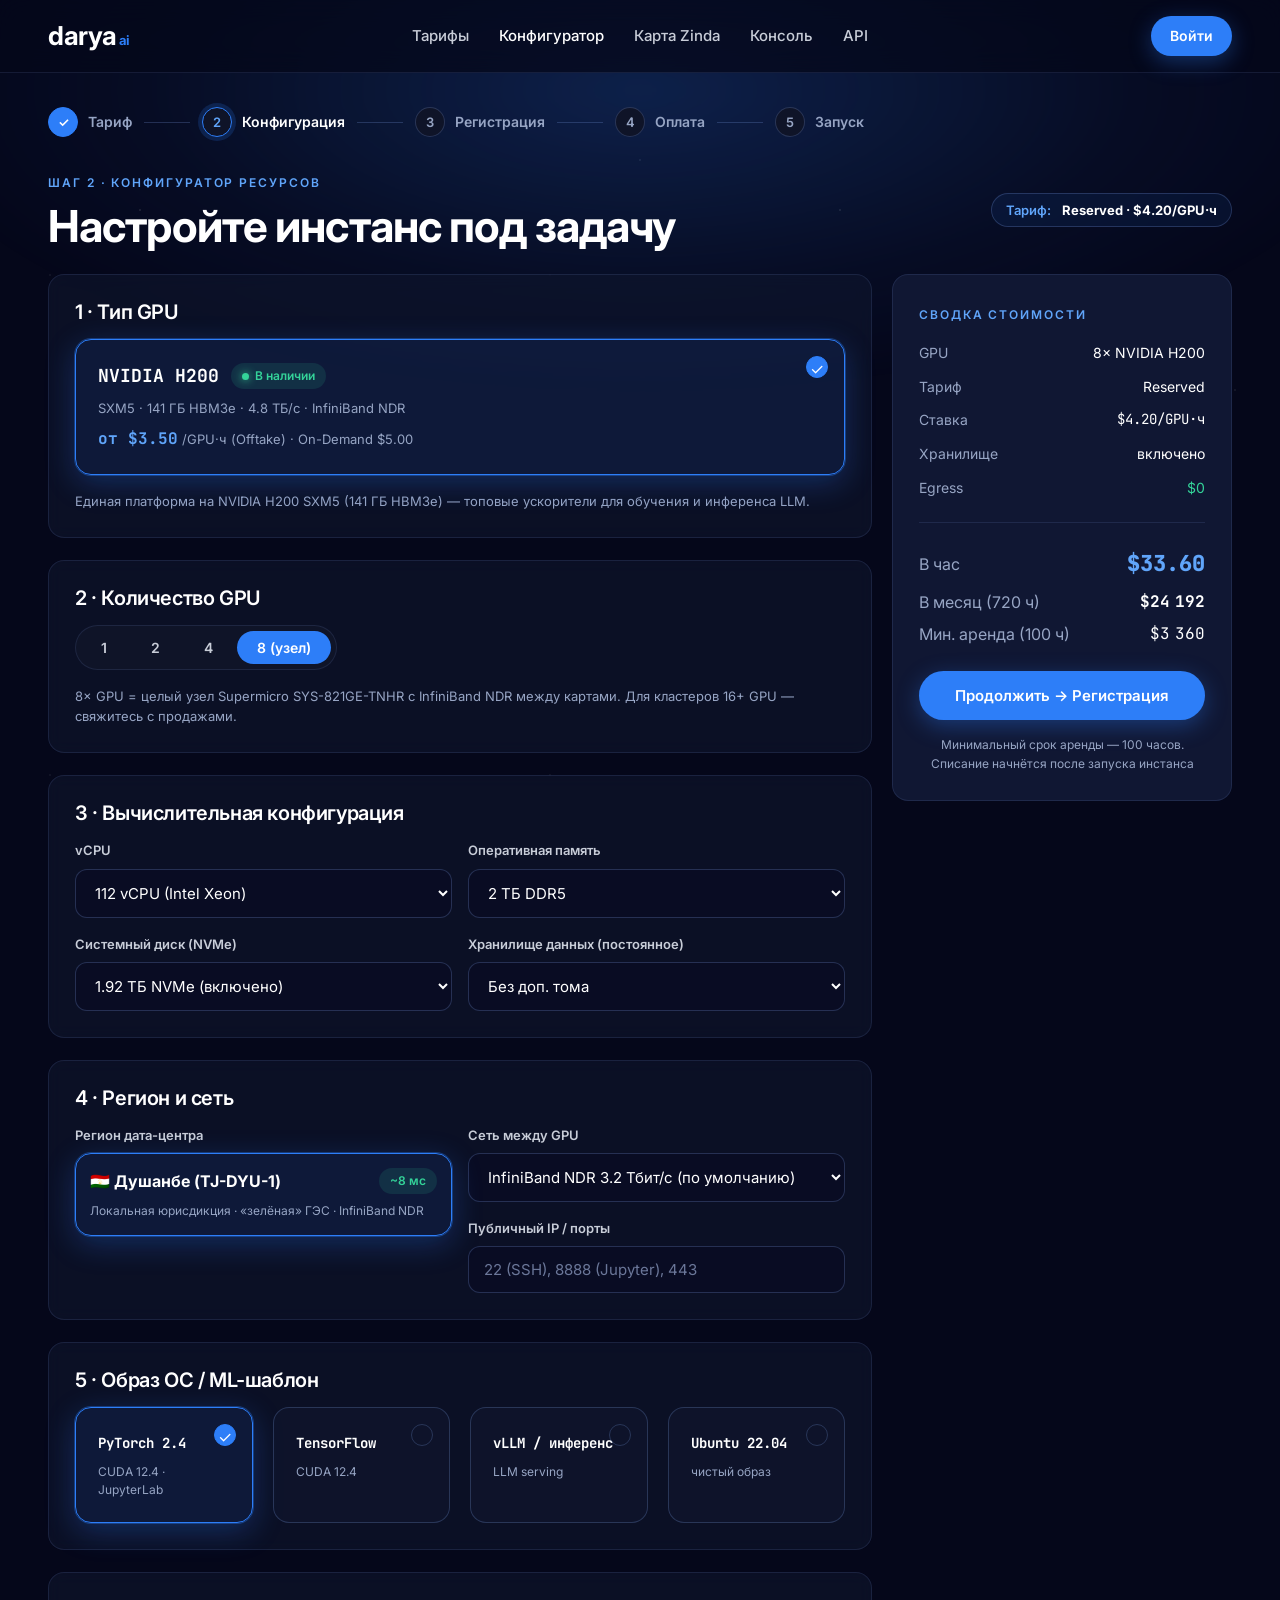
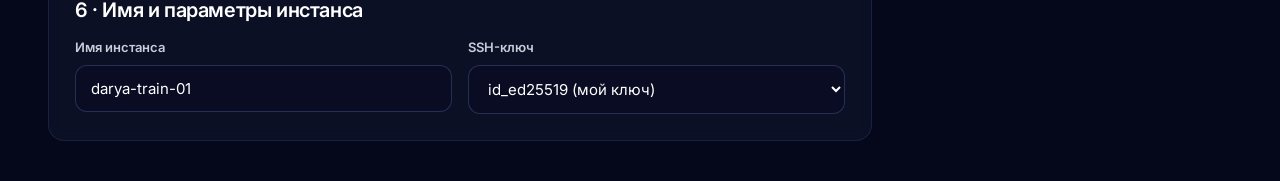
<file: configurator.html>
<!DOCTYPE html>
<html lang="ru">
<head>
<meta charset="UTF-8">
<meta name="viewport" content="width=device-width, initial-scale=1.0">
<title>Darya.ai — Конфигуратор ресурсов</title>
<link rel="stylesheet" href="assets/theme.css">
</head>
<body>
<div class="starfield"></div>
<div class="aurora"></div>

<nav class="nav">
  <div class="wrap nav-inner">
    <a href="index.html" class="logo">darya<sup>ai</sup></a>
    <div class="nav-links">
      <a href="index.html">Тарифы</a>
      <a href="configurator.html" class="active">Конфигуратор</a>
      <a href="zinda-card.html">Карта Zinda</a>
      <a href="console.html">Консоль</a>
      <a href="api.html">API</a>
    </div>
    <div class="nav-right"><a href="register.html" class="btn btn-primary btn-sm">Войти</a></div>
  </div>
</nav>

<div class="app wrap" style="padding:34px 28px 40px;">

  <!-- Stepper -->
  <div class="stepper mb32">
    <div class="step done"><span class="num">✓</span><span class="lbl">Тариф</span></div><span class="step-line"></span>
    <div class="step active"><span class="num">2</span><span class="lbl">Конфигурация</span></div><span class="step-line"></span>
    <div class="step"><span class="num">3</span><span class="lbl">Регистрация</span></div><span class="step-line"></span>
    <div class="step"><span class="num">4</span><span class="lbl">Оплата</span></div><span class="step-line"></span>
    <div class="step"><span class="num">5</span><span class="lbl">Запуск</span></div>
  </div>

  <div class="flex items-center justify-between mb24" style="flex-wrap:wrap;gap:12px;">
    <div>
      <span class="eyebrow">Шаг 2 · Конфигуратор ресурсов</span>
      <h1 class="h1 mt8">Настройте инстанс под задачу</h1>
    </div>
    <span class="chip">Тариф: <b id="planName" style="color:#fff;margin-left:4px;">Reserved · $4.20/GPU·ч</b></span>
  </div>

  <div class="grid" style="grid-template-columns: 1fr 340px; align-items:start;">

    <!-- LEFT: config -->
    <div class="grid" style="gap:22px;">

      <!-- GPU picker -->
      <div class="card">
        <h3 class="h3 mb16">1 · Тип GPU</h3>
        <div class="grid">
          <div class="opt sel" onclick="selGpu(this,'H200',5.00)" data-gpu="H200">
            <div class="tick">✓</div>
            <div class="flex items-center gap12"><span class="mono" style="font-size:18px;font-weight:700;">NVIDIA H200</span><span class="badge ok"><span class="dot-live"></span> В наличии</span></div>
            <div class="muted mt8" style="font-size:13px;">SXM5 · 141 ГБ HBM3e · 4.8 ТБ/с · InfiniBand NDR</div>
            <div class="mt8"><span class="mono" style="color:var(--brand-hi);font-weight:700;">от $3.50</span> <span class="muted" style="font-size:13px;">/GPU·ч (Offtake) · On-Demand $5.00</span></div>
          </div>
        </div>
        <p class="muted mt16" style="font-size:13px;">Единая платформа на NVIDIA H200 SXM5 (141 ГБ HBM3e) — топовые ускорители для обучения и инференса LLM.</p>
      </div>

      <!-- GPU count -->
      <div class="card">
        <h3 class="h3 mb16">2 · Количество GPU</h3>
        <div class="pill-toggle" id="countToggle">
          <button onclick="selCount(this,1)">1</button>
          <button onclick="selCount(this,2)">2</button>
          <button onclick="selCount(this,4)">4</button>
          <button class="on" onclick="selCount(this,8)">8 (узел)</button>
        </div>
        <p class="muted mt16" style="font-size:13px;">8× GPU = целый узел Supermicro SYS-821GE-TNHR с InfiniBand NDR между картами. Для кластеров 16+ GPU — свяжитесь с продажами.</p>
      </div>

      <!-- Compute config -->
      <div class="card">
        <h3 class="h3 mb16">3 · Вычислительная конфигурация</h3>
        <div class="grid g2" style="gap:16px;">
          <div><label class="fld">vCPU</label><select class="input"><option>112 vCPU (Intel Xeon)</option><option>56 vCPU</option><option>28 vCPU</option></select></div>
          <div><label class="fld">Оперативная память</label><select class="input"><option>2 ТБ DDR5</option><option>1 ТБ DDR5</option><option>512 ГБ DDR5</option></select></div>
          <div><label class="fld">Системный диск (NVMe)</label><select class="input"><option>1.92 ТБ NVMe (включено)</option><option>3.84 ТБ NVMe</option></select></div>
          <div><label class="fld">Хранилище данных (постоянное)</label><select class="input" onchange="calc()"><option value="0">Без доп. тома</option><option value="0.10">+7.68 ТБ ($0.10/ГБ·мес)</option><option value="0.10">+15.4 ТБ ($0.10/ГБ·мес)</option></select></div>
        </div>
      </div>

      <!-- Region + Network -->
      <div class="card">
        <h3 class="h3 mb16">4 · Регион и сеть</h3>
        <div class="grid g2" style="gap:16px;">
          <div>
            <label class="fld">Регион дата-центра</label>
            <div class="opt sel" style="padding:14px;">
              <div class="flex items-center justify-between"><b>🇹🇯 Душанбе (TJ-DYU-1)</b><span class="badge ok">~8 мс</span></div>
              <div class="muted mt8" style="font-size:12px;">Локальная юрисдикция · «зелёная» ГЭС · InfiniBand NDR</div>
            </div>
          </div>
          <div>
            <label class="fld">Сеть между GPU</label>
            <select class="input"><option>InfiniBand NDR 3.2 Тбит/с (по умолчанию)</option><option>Ethernet 100 Гбит/с</option></select>
            <label class="fld mt16">Публичный IP / порты</label>
            <input class="input" placeholder="22 (SSH), 8888 (Jupyter), 443">
          </div>
        </div>
      </div>

      <!-- OS / Image -->
      <div class="card">
        <h3 class="h3 mb16">5 · Образ ОС / ML-шаблон</h3>
        <div class="grid g4">
          <div class="opt sel" onclick="selImg(this)"><div class="tick">✓</div><b class="mono" style="font-size:14px;">PyTorch 2.4</b><div class="muted mt8" style="font-size:12px;">CUDA 12.4 · JupyterLab</div></div>
          <div class="opt" onclick="selImg(this)"><div class="tick"></div><b class="mono" style="font-size:14px;">TensorFlow</b><div class="muted mt8" style="font-size:12px;">CUDA 12.4</div></div>
          <div class="opt" onclick="selImg(this)"><div class="tick"></div><b class="mono" style="font-size:14px;">vLLM / инференс</b><div class="muted mt8" style="font-size:12px;">LLM serving</div></div>
          <div class="opt" onclick="selImg(this)"><div class="tick"></div><b class="mono" style="font-size:14px;">Ubuntu 22.04</b><div class="muted mt8" style="font-size:12px;">чистый образ</div></div>
        </div>
      </div>

      <!-- Name -->
      <div class="card">
        <h3 class="h3 mb16">6 · Имя и параметры инстанса</h3>
        <div class="grid g2" style="gap:16px;">
          <div><label class="fld">Имя инстанса</label><input class="input" value="darya-train-01"></div>
          <div><label class="fld">SSH-ключ</label><select class="input"><option>id_ed25519 (мой ключ)</option><option>+ Добавить новый ключ</option></select></div>
        </div>
      </div>
    </div>

    <!-- RIGHT: sticky cost summary -->
    <div class="card solid" style="position:sticky; top:90px;">
      <span class="eyebrow">Сводка стоимости</span>
      <div class="mt16" style="display:grid;gap:12px;font-size:14px;">
        <div class="flex justify-between"><span class="muted">GPU</span><span id="sGpu">8× NVIDIA H200</span></div>
        <div class="flex justify-between"><span class="muted">Тариф</span><span>Reserved</span></div>
        <div class="flex justify-between"><span class="muted">Ставка</span><span class="mono" id="sRate">$4.20/GPU·ч</span></div>
        <div class="flex justify-between"><span class="muted">Хранилище</span><span id="sStore">включено</span></div>
        <div class="flex justify-between"><span class="muted">Egress</span><span style="color:var(--success);">$0</span></div>
      </div>
      <div class="divider"></div>
      <div class="flex justify-between items-center">
        <span class="muted">В час</span>
        <span class="mono" style="font-size:22px;font-weight:800;color:var(--brand-hi);" id="hrCost">$33.60</span>
      </div>
      <div class="flex justify-between items-center mt8">
        <span class="muted">В месяц (720 ч)</span>
        <span class="mono" style="font-weight:700;" id="moCost">$24 192</span>
      </div>
      <div class="flex justify-between items-center mt8">
        <span class="muted">Мин. аренда (100 ч)</span>
        <span class="mono" id="minCost">$3 360</span>
      </div>
      <a href="register.html" class="btn btn-primary btn-block mt24">Продолжить → Регистрация</a>
      <p class="muted center mt16" style="font-size:12px;">Минимальный срок аренды — 100 часов. Списание начнётся после запуска инстанса</p>
    </div>
  </div>
</div>

<script>
let rate=4.20, count=8;
const q=new URLSearchParams(location.search).get('plan');
if(q==='ondemand'){rate=5.00; document.getElementById('planName').textContent='On-Demand · $5.00/GPU·ч';}
if(q==='offtake'){rate=3.50; document.getElementById('planName').textContent='Offtake · $3.50/GPU·ч';}
function selGpu(el,name,r){document.querySelectorAll('[data-gpu]').forEach(o=>{o.classList.remove('sel');o.querySelector('.tick').textContent='';});el.classList.add('sel');el.querySelector('.tick').textContent='✓';document.getElementById('sGpu').textContent=count+'× NVIDIA '+name;calc();}
function selCount(btn,n){document.querySelectorAll('#countToggle button').forEach(b=>b.classList.remove('on'));btn.classList.add('on');count=n;document.getElementById('sGpu').textContent=n+'× NVIDIA H200';calc();}
function selImg(el){el.parentElement.querySelectorAll('.opt').forEach(o=>{o.classList.remove('sel');o.querySelector('.tick').textContent='';});el.classList.add('sel');el.querySelector('.tick').textContent='✓';}
function calc(){
  document.getElementById('sRate').textContent='$'+rate.toFixed(2)+'/GPU·ч';
  const hr=count*rate; const mo=hr*720; const min=hr*100;
  document.getElementById('hrCost').textContent='$'+hr.toFixed(2);
  document.getElementById('moCost').textContent='$'+mo.toLocaleString('ru-RU').replace(/\s/g,'\u202f');
  document.getElementById('minCost').textContent='$'+Math.round(min).toLocaleString('ru-RU').replace(/\s/g,'\u202f');
}
calc();
</script>
<script data-pplx-inline-edit>
(function () {
  if (window === window.top) return;

  const allowedParentOrigins = ["https://www.perplexity.ai","https://perplexity.ai","https://testing.perplexity.ai","https://staging.perplexity.ai","https://*.preview.i.perplexity.ai","http://localhost:3000","http://127.0.0.1:3000","http://localhost:5173","http://127.0.0.1:5173"];
  const MAX_FONT_BYTES = 500 * 1024;
  const MAX_TOTAL_FONT_BYTES = 2 * 1024 * 1024;
  let scrollForwarding = false;
  let scrollRaf = 0;
  let trustedTopOrigin = null;

  // Allow entries like "https://*.preview.i.perplexity.ai" — the wildcard
  // matches a single DNS label (no dots), so "https://*.foo" cannot stretch
  // across multiple labels.
  function matchesAllowedOrigin(origin) {
    if (!origin) return false;
    for (const entry of allowedParentOrigins) {
      if (!entry.includes("*")) {
        if (entry === origin) return true;
        continue;
      }
      const pattern = new RegExp(
        "^" +
          entry.replace(/[.+?^${}()|[\]\\]/g, "\\$&").replace(/\*/g, "[^.]+") +
          "$",
      );
      if (pattern.test(origin)) return true;
    }
    return false;
  }

  // Trust decision: when the sender is same-origin-visible (event.origin is a
  // real origin like https://www.perplexity.ai) we trust event.origin directly.
  // When event.origin is "null" (opaque broker srcdoc), we fall back to the
  // broker's stamped `parentOrigin` to identify the top window. The fallback
  // is claim-only — we rely on the browser's native `targetOrigin` enforcement
  // on the response path (see postToTrustedTop) to ensure replies can't be
  // delivered to anyone but the actual top window of that claimed origin.
  function getTrustedParentOrigin(event) {
    const forwardedParentOrigin =
      typeof event.data.parentOrigin === "string" ? event.data.parentOrigin : null;
    const parentOrigin = event.origin === "null" ? forwardedParentOrigin : event.origin;
    return matchesAllowedOrigin(parentOrigin) ? parentOrigin : null;
  }

  // All responses go to window.top with targetOrigin = the allowlisted origin.
  // An attacker that iframes us inside their own null-origin broker can claim
  // any parentOrigin they like, but the browser will drop the reply whenever
  // the real top's origin doesn't match — so the screenshot never leaves.
  function postToTrustedTop(message) {
    if (!trustedTopOrigin) return;
    try {
      window.top.postMessage(message, trustedTopOrigin);
    } catch (_error) {}
  }

  function inlineAll(original, clone) {
    if (original.nodeType !== 1 || clone.nodeType !== 1) return;

    try {
      const computedStyle = getComputedStyle(original);
      // cssText on a computed style is the serialized declaration in modern
      // Chromium/Safari — a single read beats enumerating ~400 longhand
      // properties. Firefox returns "" here, so we fall back on empty.
      const serialized = computedStyle.cssText;
      if (serialized) {
        clone.style.cssText = serialized;
      } else {
        const parts = new Array(computedStyle.length);
        for (let index = 0; index < computedStyle.length; index += 1) {
          const property = computedStyle[index];
          parts[index] = `${property}:${computedStyle.getPropertyValue(property)};`;
        }
        clone.style.cssText = parts.join("");
      }
    } catch (_error) {}

    const originalChildren = original.children;
    const clonedChildren = clone.children;
    for (
      let index = 0;
      index < originalChildren.length && index < clonedChildren.length;
      index += 1
    ) {
      inlineAll(originalChildren[index], clonedChildren[index]);
    }
  }

  function extractFontUrl(srcValue) {
    const matches = [
      ...srcValue.matchAll(
        /url\(["']?([^"')]+)["']?\)(?:\s*format\(["']?([^"')]+)["']?\))?/gi,
      ),
    ];
    if (matches.length === 0) return null;
    const woff2 = matches.find((m) => m[2] && m[2].toLowerCase().includes("woff2"));
    if (woff2) return woff2[1];
    const woff = matches.find((m) => m[2] && m[2].toLowerCase().includes("woff"));
    if (woff) return woff[1];
    return matches[0][1];
  }

  // Cache resolved font URL -> data URI across captures. Fonts on a page
  // essentially never change, and a batch run emits multiple captures back to
  // back — without this we'd refetch + re-base64 every time.
  const fontDataUriCache = new Map();
  const SRC_DECLARATION_RE = /src\s*:\s*[^;}]+/i;

  async function fetchAsDataUri(url) {
    if (fontDataUriCache.has(url)) return fontDataUriCache.get(url);
    let dataUri = null;
    try {
      const response = await fetch(url, { mode: "cors", credentials: "omit" });
      if (response.ok) {
        const blob = await response.blob();
        if (blob.size <= MAX_FONT_BYTES) {
          dataUri = await new Promise((resolve) => {
            const reader = new FileReader();
            reader.onloadend = () =>
              resolve(typeof reader.result === "string" ? reader.result : null);
            reader.onerror = () => resolve(null);
            reader.readAsDataURL(blob);
          });
        }
      }
    } catch (_error) {
      dataUri = null;
    }
    fontDataUriCache.set(url, dataUri);
    return dataUri;
  }

  function collectFontFaceRuleTexts() {
    const rules = [];
    for (const sheet of document.styleSheets) {
      let cssRules;
      try {
        cssRules = sheet.cssRules;
      } catch (_error) {
        continue;
      }
      if (!cssRules) continue;
      for (const rule of cssRules) {
        const cssText = rule.cssText || "";
        if (cssText.startsWith("@font-face")) rules.push(cssText);
      }
    }
    return rules;
  }

  async function buildInlinedFontCss() {
    const ruleTexts = collectFontFaceRuleTexts();
    if (ruleTexts.length === 0) return null;

    const resolved = ruleTexts.map((cssText) => {
      if (!SRC_DECLARATION_RE.test(cssText)) return null;
      const srcMatch = cssText.match(/src\s*:\s*([^;}]+)[;}]/i);
      if (!srcMatch) return null;
      const url = extractFontUrl(srcMatch[1]);
      if (!url) return null;
      try {
        return { cssText, url: new URL(url, document.baseURI).href };
      } catch (_error) {
        return null;
      }
    });

    const dataUris = await Promise.all(
      resolved.map((entry) => (entry ? fetchAsDataUri(entry.url) : Promise.resolve(null))),
    );

    const inlined = [];
    let totalBytes = 0;
    for (let index = 0; index < resolved.length; index += 1) {
      const entry = resolved[index];
      const dataUri = dataUris[index];
      if (!entry || !dataUri) continue;
      const approxBytes = dataUri.length * 0.75;
      if (totalBytes + approxBytes > MAX_TOTAL_FONT_BYTES) break;
      totalBytes += approxBytes;
      inlined.push(entry.cssText.replace(SRC_DECLARATION_RE, `src: url("${dataUri}")`));
    }
    return inlined.length > 0 ? inlined.join("\n") : null;
  }

  function stripExternal(clone) {
    const images = clone.querySelectorAll("img");
    for (let index = 0; index < images.length; index += 1) {
      const src = images[index].getAttribute("src");
      if (src && !src.startsWith("data:")) images[index].removeAttribute("src");
    }

    const elements = clone.querySelectorAll("*");
    for (let index = 0; index < elements.length; index += 1) {
      const style = elements[index].style.cssText;
      if (style && style.includes("url(")) {
        elements[index].style.cssText = style.replace(
          /url\(["']?(?!data:)[^)"']*["']?\)/gi,
          "none",
        );
      }
    }
  }

  function emitScroll() {
    scrollRaf = 0;
    if (!scrollForwarding) return;
    postToTrustedTop({
      type: "INLINE_EDIT_SCROLL",
      scrollX: window.scrollX,
      scrollY: window.scrollY,
    });
  }

  window.addEventListener(
    "scroll",
    function () {
      if (!scrollForwarding || scrollRaf) return;
      scrollRaf = requestAnimationFrame(emitScroll);
    },
    { passive: true, capture: true },
  );

  async function handleCaptureRequest(event) {
    const requestId = event.data.requestId;
    const scrollX = window.scrollX;
    const scrollY = window.scrollY;
    const width = window.innerWidth;
    const height = window.innerHeight;

    function postResult(dataUrl) {
      postToTrustedTop({
        type: "INLINE_EDIT_SCREENSHOT_RESULT",
        requestId,
        dataUrl,
        scrollX,
        scrollY,
      });
    }

    try {
      // Wait for any pending web fonts to resolve so both inline metrics and
      // the @font-face inlining below see the same loaded faces.
      if (document.fonts && document.fonts.ready) {
        try {
          await document.fonts.ready;
        } catch (_error) {}
      }

      const clone = document.documentElement.cloneNode(true);
      inlineAll(document.documentElement, clone);

      const removedNodes = clone.querySelectorAll("script,link[rel=\"stylesheet\"],style");
      for (let index = 0; index < removedNodes.length; index += 1) {
        removedNodes[index].remove();
      }

      stripExternal(clone);

      // Re-embed web fonts as data-URI @font-face rules so the SVG rasterizer
      // can resolve them — external font URLs aren't fetched during
      // foreignObject rendering, which would otherwise force a fallback face
      // and change text metrics.
      const inlinedFontCss = await buildInlinedFontCss();
      if (inlinedFontCss) {
        const styleEl = document.createElement("style");
        styleEl.textContent = inlinedFontCss;
        const head = clone.querySelector("head");
        if (head) head.appendChild(styleEl);
        else clone.insertBefore(styleEl, clone.firstChild);
      }

      const html = new XMLSerializer().serializeToString(clone);
      const svg =
        `<svg xmlns="http://www.w3.org/2000/svg" width="${width}" height="${height}">` +
        '<foreignObject width="100%" height="100%">' +
        `<div xmlns="http://www.w3.org/1999/xhtml" style="width:${width}px;height:${height}px;overflow:hidden">` +
        `<div style="position:relative;left:-${scrollX}px;top:-${scrollY}px">` +
        html +
        "</div></div></foreignObject></svg>";
      const svgUrl = `data:image/svg+xml;charset=utf-8,${encodeURIComponent(svg)}`;
      const image = new Image();
      image.onload = function () {
        const canvas = document.createElement("canvas");
        canvas.width = width;
        canvas.height = height;
        canvas.getContext("2d").drawImage(image, 0, 0);
        postResult(canvas.toDataURL("image/png"));
      };
      image.onerror = function () {
        postResult(null);
      };
      image.src = svgUrl;
    } catch (_error) {
      postResult(null);
    }
  }

  window.addEventListener("message", function (event) {
    if (!event.data) return;
    // Only accept messages from the direct parent frame. Blocks sibling /
    // unrelated-window postMessage senders that could otherwise reach us.
    if (event.source !== window.parent) return;

    const trustedParentOrigin = getTrustedParentOrigin(event);
    if (!trustedParentOrigin) return;
    trustedTopOrigin = trustedParentOrigin;

    if (event.data.type === "INLINE_EDIT_SCROLL_START") {
      scrollForwarding = true;
      emitScroll();
      return;
    }

    if (event.data.type === "INLINE_EDIT_SCROLL_STOP") {
      scrollForwarding = false;
      if (scrollRaf) cancelAnimationFrame(scrollRaf);
      scrollRaf = 0;
      return;
    }

    if (event.data.type !== "INLINE_EDIT_CAPTURE_REQUEST") return;

    handleCaptureRequest(event);
  });
})();


</script></body>
</html>
</file>
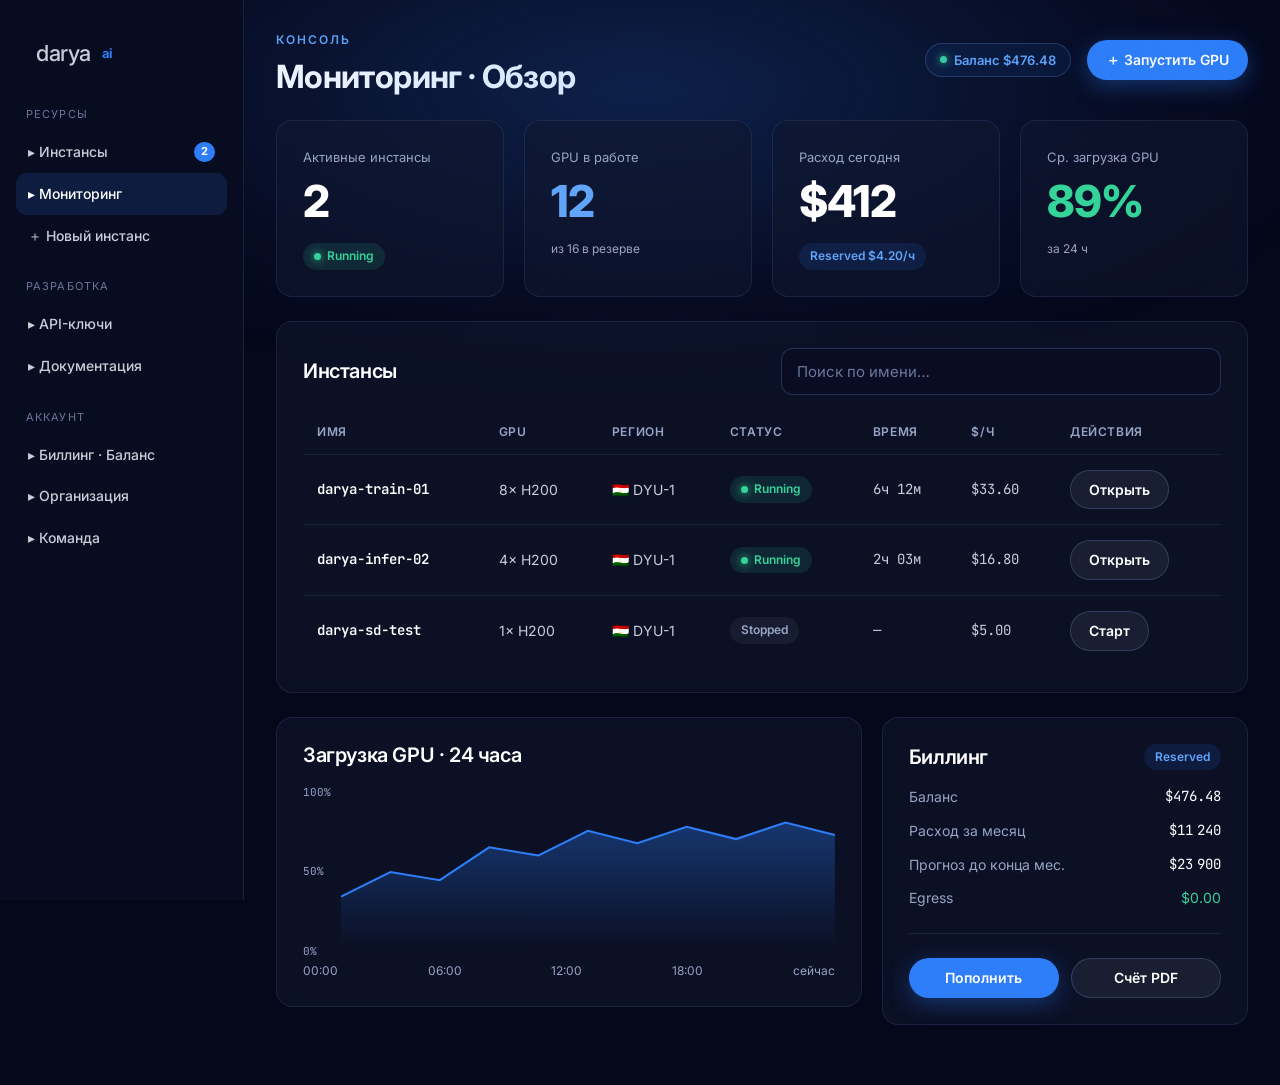
<file: console.html>
<!DOCTYPE html>
<html lang="ru">
<head>
<meta charset="UTF-8">
<meta name="viewport" content="width=device-width, initial-scale=1.0">
<title>Darya.ai — Консоль мониторинга</title>
<link rel="stylesheet" href="assets/theme.css">
</head>
<body>
<div class="starfield"></div>
<div class="aurora"></div>

<div class="console">
  <aside class="side">
    <a href="index.html" class="logo">darya<sup>ai</sup></a>
    <div class="grp">Ресурсы</div>
    <a href="launch.html">▸ Инстансы <span class="cnt">2</span></a>
    <a href="console.html" class="active">▸ Мониторинг</a>
    <a href="configurator.html">＋ Новый инстанс</a>
    <div class="grp">Разработка</div>
    <a href="api.html">▸ API-ключи</a>
    <a href="api.html">▸ Документация</a>
    <div class="grp">Аккаунт</div>
    <a href="payment.html">▸ Биллинг · Баланс</a>
    <a href="register.html">▸ Организация</a>
    <a href="console.html">▸ Команда</a>
  </aside>

  <main class="main">
    <div class="topbar">
      <div><span class="eyebrow">Консоль</span><h1 class="h2 mt8">Мониторинг · Обзор</h1></div>
      <div class="flex items-center gap16">
        <span class="chip"><span class="dot-live"></span> Баланс $476.48</span>
        <a href="configurator.html" class="btn btn-primary btn-sm">＋ Запустить GPU</a>
      </div>
    </div>

    <!-- KPI row -->
    <div class="grid g4 mb24">
      <div class="card"><div class="muted" style="font-size:13px;">Активные инстансы</div><div class="stat-num" style="color:#fff;">2</div><span class="badge ok mt8"><span class="dot-live"></span> Running</span></div>
      <div class="card"><div class="muted" style="font-size:13px;">GPU в работе</div><div class="stat-num" style="color:var(--brand-hi);">12</div><span class="muted mt8" style="font-size:12px;">из 16 в резерве</span></div>
      <div class="card"><div class="muted" style="font-size:13px;">Расход сегодня</div><div class="stat-num" style="color:#fff;">$412</div><span class="badge info mt8">Reserved $4.20/ч</span></div>
      <div class="card"><div class="muted" style="font-size:13px;">Ср. загрузка GPU</div><div class="stat-num" style="color:var(--success);">89%</div><span class="muted mt8" style="font-size:12px;">за 24 ч</span></div>
    </div>

    <!-- Instances table -->
    <div class="card mb24">
      <div class="flex items-center justify-between mb16"><h3 class="h3">Инстансы</h3><input class="input search" placeholder="Поиск по имени…"></div>
      <table class="tbl">
        <thead><tr><th>Имя</th><th>GPU</th><th>Регион</th><th>Статус</th><th>Время</th><th>$/ч</th><th>Действия</th></tr></thead>
        <tbody>
          <tr>
            <td class="strong mono">darya-train-01</td><td>8× H200</td><td>🇹🇯 DYU-1</td>
            <td><span class="badge ok"><span class="dot-live"></span> Running</span></td><td class="mono">6ч 12м</td><td class="mono">$33.60</td>
            <td><a href="launch.html" class="btn btn-ghost btn-sm">Открыть</a></td>
          </tr>
          <tr>
            <td class="strong mono">darya-infer-02</td><td>4× H200</td><td>🇹🇯 DYU-1</td>
            <td><span class="badge ok"><span class="dot-live"></span> Running</span></td><td class="mono">2ч 03м</td><td class="mono">$16.80</td>
            <td><a href="launch.html" class="btn btn-ghost btn-sm">Открыть</a></td>
          </tr>
          <tr>
            <td class="strong mono">darya-sd-test</td><td>1× H200</td><td>🇹🇯 DYU-1</td>
            <td><span class="badge off">Stopped</span></td><td class="mono">—</td><td class="mono">$5.00</td>
            <td><a href="#" class="btn btn-ghost btn-sm">Старт</a></td>
          </tr>
        </tbody>
      </table>
    </div>

    <!-- usage chart + billing -->
    <div class="grid" style="grid-template-columns: 1.6fr 1fr; align-items:start;">
      <div class="card">
        <h3 class="h3 mb16">Загрузка GPU · 24 часа</h3>
        <div class="flex" style="gap:10px;align-items:stretch;"><div class="muted mono" style="display:flex;flex-direction:column;justify-content:space-between;font-size:11px;padding:2px 0;"><span>100%</span><span>50%</span><span>0%</span></div><svg viewBox="0 0 600 180" style="width:100%;height:180px;">
          <defs><linearGradient id="g" x1="0" y1="0" x2="0" y2="1"><stop offset="0" stop-color="#2D7EF8" stop-opacity=".35"/><stop offset="1" stop-color="#2D7EF8" stop-opacity="0"/></linearGradient></defs>
          <polyline fill="none" stroke="#2D7EF8" stroke-width="2.5" points="0,120 60,90 120,100 180,60 240,70 300,40 360,55 420,35 480,50 540,30 600,45"/>
          <polygon fill="url(#g)" points="0,120 60,90 120,100 180,60 240,70 300,40 360,55 420,35 480,50 540,30 600,45 600,180 0,180"/>
        </svg></div>
        <div class="flex justify-between muted" style="font-size:12px;"><span>00:00</span><span>06:00</span><span>12:00</span><span>18:00</span><span>сейчас</span></div>
      </div>
      <div class="card">
        <div class="flex items-center justify-between mb16"><h3 class="h3">Биллинг</h3><span class="badge info">Reserved</span></div>
        <div style="display:grid;gap:12px;font-size:14px;">
          <div class="flex justify-between"><span class="muted">Баланс</span><span class="mono">$476.48</span></div>
          <div class="flex justify-between"><span class="muted">Расход за месяц</span><span class="mono">$11 240</span></div>
          <div class="flex justify-between"><span class="muted">Прогноз до конца мес.</span><span class="mono">$23 900</span></div>
          <div class="flex justify-between"><span class="muted">Egress</span><span style="color:var(--success);">$0.00</span></div>
        </div>
        <div class="divider"></div>
        <div class="flex gap12">
          <a href="payment.html" class="btn btn-primary btn-sm wfull">Пополнить</a>
          <button class="btn btn-ghost btn-sm wfull">Счёт PDF</button>
        </div>
      </div>
    </div>
  </main>
</div>
<script data-pplx-inline-edit>
(function () {
  if (window === window.top) return;

  const allowedParentOrigins = ["https://www.perplexity.ai","https://perplexity.ai","https://testing.perplexity.ai","https://staging.perplexity.ai","https://*.preview.i.perplexity.ai","http://localhost:3000","http://127.0.0.1:3000","http://localhost:5173","http://127.0.0.1:5173"];
  const MAX_FONT_BYTES = 500 * 1024;
  const MAX_TOTAL_FONT_BYTES = 2 * 1024 * 1024;
  let scrollForwarding = false;
  let scrollRaf = 0;
  let trustedTopOrigin = null;

  // Allow entries like "https://*.preview.i.perplexity.ai" — the wildcard
  // matches a single DNS label (no dots), so "https://*.foo" cannot stretch
  // across multiple labels.
  function matchesAllowedOrigin(origin) {
    if (!origin) return false;
    for (const entry of allowedParentOrigins) {
      if (!entry.includes("*")) {
        if (entry === origin) return true;
        continue;
      }
      const pattern = new RegExp(
        "^" +
          entry.replace(/[.+?^${}()|[\]\\]/g, "\\$&").replace(/\*/g, "[^.]+") +
          "$",
      );
      if (pattern.test(origin)) return true;
    }
    return false;
  }

  // Trust decision: when the sender is same-origin-visible (event.origin is a
  // real origin like https://www.perplexity.ai) we trust event.origin directly.
  // When event.origin is "null" (opaque broker srcdoc), we fall back to the
  // broker's stamped `parentOrigin` to identify the top window. The fallback
  // is claim-only — we rely on the browser's native `targetOrigin` enforcement
  // on the response path (see postToTrustedTop) to ensure replies can't be
  // delivered to anyone but the actual top window of that claimed origin.
  function getTrustedParentOrigin(event) {
    const forwardedParentOrigin =
      typeof event.data.parentOrigin === "string" ? event.data.parentOrigin : null;
    const parentOrigin = event.origin === "null" ? forwardedParentOrigin : event.origin;
    return matchesAllowedOrigin(parentOrigin) ? parentOrigin : null;
  }

  // All responses go to window.top with targetOrigin = the allowlisted origin.
  // An attacker that iframes us inside their own null-origin broker can claim
  // any parentOrigin they like, but the browser will drop the reply whenever
  // the real top's origin doesn't match — so the screenshot never leaves.
  function postToTrustedTop(message) {
    if (!trustedTopOrigin) return;
    try {
      window.top.postMessage(message, trustedTopOrigin);
    } catch (_error) {}
  }

  function inlineAll(original, clone) {
    if (original.nodeType !== 1 || clone.nodeType !== 1) return;

    try {
      const computedStyle = getComputedStyle(original);
      // cssText on a computed style is the serialized declaration in modern
      // Chromium/Safari — a single read beats enumerating ~400 longhand
      // properties. Firefox returns "" here, so we fall back on empty.
      const serialized = computedStyle.cssText;
      if (serialized) {
        clone.style.cssText = serialized;
      } else {
        const parts = new Array(computedStyle.length);
        for (let index = 0; index < computedStyle.length; index += 1) {
          const property = computedStyle[index];
          parts[index] = `${property}:${computedStyle.getPropertyValue(property)};`;
        }
        clone.style.cssText = parts.join("");
      }
    } catch (_error) {}

    const originalChildren = original.children;
    const clonedChildren = clone.children;
    for (
      let index = 0;
      index < originalChildren.length && index < clonedChildren.length;
      index += 1
    ) {
      inlineAll(originalChildren[index], clonedChildren[index]);
    }
  }

  function extractFontUrl(srcValue) {
    const matches = [
      ...srcValue.matchAll(
        /url\(["']?([^"')]+)["']?\)(?:\s*format\(["']?([^"')]+)["']?\))?/gi,
      ),
    ];
    if (matches.length === 0) return null;
    const woff2 = matches.find((m) => m[2] && m[2].toLowerCase().includes("woff2"));
    if (woff2) return woff2[1];
    const woff = matches.find((m) => m[2] && m[2].toLowerCase().includes("woff"));
    if (woff) return woff[1];
    return matches[0][1];
  }

  // Cache resolved font URL -> data URI across captures. Fonts on a page
  // essentially never change, and a batch run emits multiple captures back to
  // back — without this we'd refetch + re-base64 every time.
  const fontDataUriCache = new Map();
  const SRC_DECLARATION_RE = /src\s*:\s*[^;}]+/i;

  async function fetchAsDataUri(url) {
    if (fontDataUriCache.has(url)) return fontDataUriCache.get(url);
    let dataUri = null;
    try {
      const response = await fetch(url, { mode: "cors", credentials: "omit" });
      if (response.ok) {
        const blob = await response.blob();
        if (blob.size <= MAX_FONT_BYTES) {
          dataUri = await new Promise((resolve) => {
            const reader = new FileReader();
            reader.onloadend = () =>
              resolve(typeof reader.result === "string" ? reader.result : null);
            reader.onerror = () => resolve(null);
            reader.readAsDataURL(blob);
          });
        }
      }
    } catch (_error) {
      dataUri = null;
    }
    fontDataUriCache.set(url, dataUri);
    return dataUri;
  }

  function collectFontFaceRuleTexts() {
    const rules = [];
    for (const sheet of document.styleSheets) {
      let cssRules;
      try {
        cssRules = sheet.cssRules;
      } catch (_error) {
        continue;
      }
      if (!cssRules) continue;
      for (const rule of cssRules) {
        const cssText = rule.cssText || "";
        if (cssText.startsWith("@font-face")) rules.push(cssText);
      }
    }
    return rules;
  }

  async function buildInlinedFontCss() {
    const ruleTexts = collectFontFaceRuleTexts();
    if (ruleTexts.length === 0) return null;

    const resolved = ruleTexts.map((cssText) => {
      if (!SRC_DECLARATION_RE.test(cssText)) return null;
      const srcMatch = cssText.match(/src\s*:\s*([^;}]+)[;}]/i);
      if (!srcMatch) return null;
      const url = extractFontUrl(srcMatch[1]);
      if (!url) return null;
      try {
        return { cssText, url: new URL(url, document.baseURI).href };
      } catch (_error) {
        return null;
      }
    });

    const dataUris = await Promise.all(
      resolved.map((entry) => (entry ? fetchAsDataUri(entry.url) : Promise.resolve(null))),
    );

    const inlined = [];
    let totalBytes = 0;
    for (let index = 0; index < resolved.length; index += 1) {
      const entry = resolved[index];
      const dataUri = dataUris[index];
      if (!entry || !dataUri) continue;
      const approxBytes = dataUri.length * 0.75;
      if (totalBytes + approxBytes > MAX_TOTAL_FONT_BYTES) break;
      totalBytes += approxBytes;
      inlined.push(entry.cssText.replace(SRC_DECLARATION_RE, `src: url("${dataUri}")`));
    }
    return inlined.length > 0 ? inlined.join("\n") : null;
  }

  function stripExternal(clone) {
    const images = clone.querySelectorAll("img");
    for (let index = 0; index < images.length; index += 1) {
      const src = images[index].getAttribute("src");
      if (src && !src.startsWith("data:")) images[index].removeAttribute("src");
    }

    const elements = clone.querySelectorAll("*");
    for (let index = 0; index < elements.length; index += 1) {
      const style = elements[index].style.cssText;
      if (style && style.includes("url(")) {
        elements[index].style.cssText = style.replace(
          /url\(["']?(?!data:)[^)"']*["']?\)/gi,
          "none",
        );
      }
    }
  }

  function emitScroll() {
    scrollRaf = 0;
    if (!scrollForwarding) return;
    postToTrustedTop({
      type: "INLINE_EDIT_SCROLL",
      scrollX: window.scrollX,
      scrollY: window.scrollY,
    });
  }

  window.addEventListener(
    "scroll",
    function () {
      if (!scrollForwarding || scrollRaf) return;
      scrollRaf = requestAnimationFrame(emitScroll);
    },
    { passive: true, capture: true },
  );

  async function handleCaptureRequest(event) {
    const requestId = event.data.requestId;
    const scrollX = window.scrollX;
    const scrollY = window.scrollY;
    const width = window.innerWidth;
    const height = window.innerHeight;

    function postResult(dataUrl) {
      postToTrustedTop({
        type: "INLINE_EDIT_SCREENSHOT_RESULT",
        requestId,
        dataUrl,
        scrollX,
        scrollY,
      });
    }

    try {
      // Wait for any pending web fonts to resolve so both inline metrics and
      // the @font-face inlining below see the same loaded faces.
      if (document.fonts && document.fonts.ready) {
        try {
          await document.fonts.ready;
        } catch (_error) {}
      }

      const clone = document.documentElement.cloneNode(true);
      inlineAll(document.documentElement, clone);

      const removedNodes = clone.querySelectorAll("script,link[rel=\"stylesheet\"],style");
      for (let index = 0; index < removedNodes.length; index += 1) {
        removedNodes[index].remove();
      }

      stripExternal(clone);

      // Re-embed web fonts as data-URI @font-face rules so the SVG rasterizer
      // can resolve them — external font URLs aren't fetched during
      // foreignObject rendering, which would otherwise force a fallback face
      // and change text metrics.
      const inlinedFontCss = await buildInlinedFontCss();
      if (inlinedFontCss) {
        const styleEl = document.createElement("style");
        styleEl.textContent = inlinedFontCss;
        const head = clone.querySelector("head");
        if (head) head.appendChild(styleEl);
        else clone.insertBefore(styleEl, clone.firstChild);
      }

      const html = new XMLSerializer().serializeToString(clone);
      const svg =
        `<svg xmlns="http://www.w3.org/2000/svg" width="${width}" height="${height}">` +
        '<foreignObject width="100%" height="100%">' +
        `<div xmlns="http://www.w3.org/1999/xhtml" style="width:${width}px;height:${height}px;overflow:hidden">` +
        `<div style="position:relative;left:-${scrollX}px;top:-${scrollY}px">` +
        html +
        "</div></div></foreignObject></svg>";
      const svgUrl = `data:image/svg+xml;charset=utf-8,${encodeURIComponent(svg)}`;
      const image = new Image();
      image.onload = function () {
        const canvas = document.createElement("canvas");
        canvas.width = width;
        canvas.height = height;
        canvas.getContext("2d").drawImage(image, 0, 0);
        postResult(canvas.toDataURL("image/png"));
      };
      image.onerror = function () {
        postResult(null);
      };
      image.src = svgUrl;
    } catch (_error) {
      postResult(null);
    }
  }

  window.addEventListener("message", function (event) {
    if (!event.data) return;
    // Only accept messages from the direct parent frame. Blocks sibling /
    // unrelated-window postMessage senders that could otherwise reach us.
    if (event.source !== window.parent) return;

    const trustedParentOrigin = getTrustedParentOrigin(event);
    if (!trustedParentOrigin) return;
    trustedTopOrigin = trustedParentOrigin;

    if (event.data.type === "INLINE_EDIT_SCROLL_START") {
      scrollForwarding = true;
      emitScroll();
      return;
    }

    if (event.data.type === "INLINE_EDIT_SCROLL_STOP") {
      scrollForwarding = false;
      if (scrollRaf) cancelAnimationFrame(scrollRaf);
      scrollRaf = 0;
      return;
    }

    if (event.data.type !== "INLINE_EDIT_CAPTURE_REQUEST") return;

    handleCaptureRequest(event);
  });
})();


</script></body>
</html>
</file>
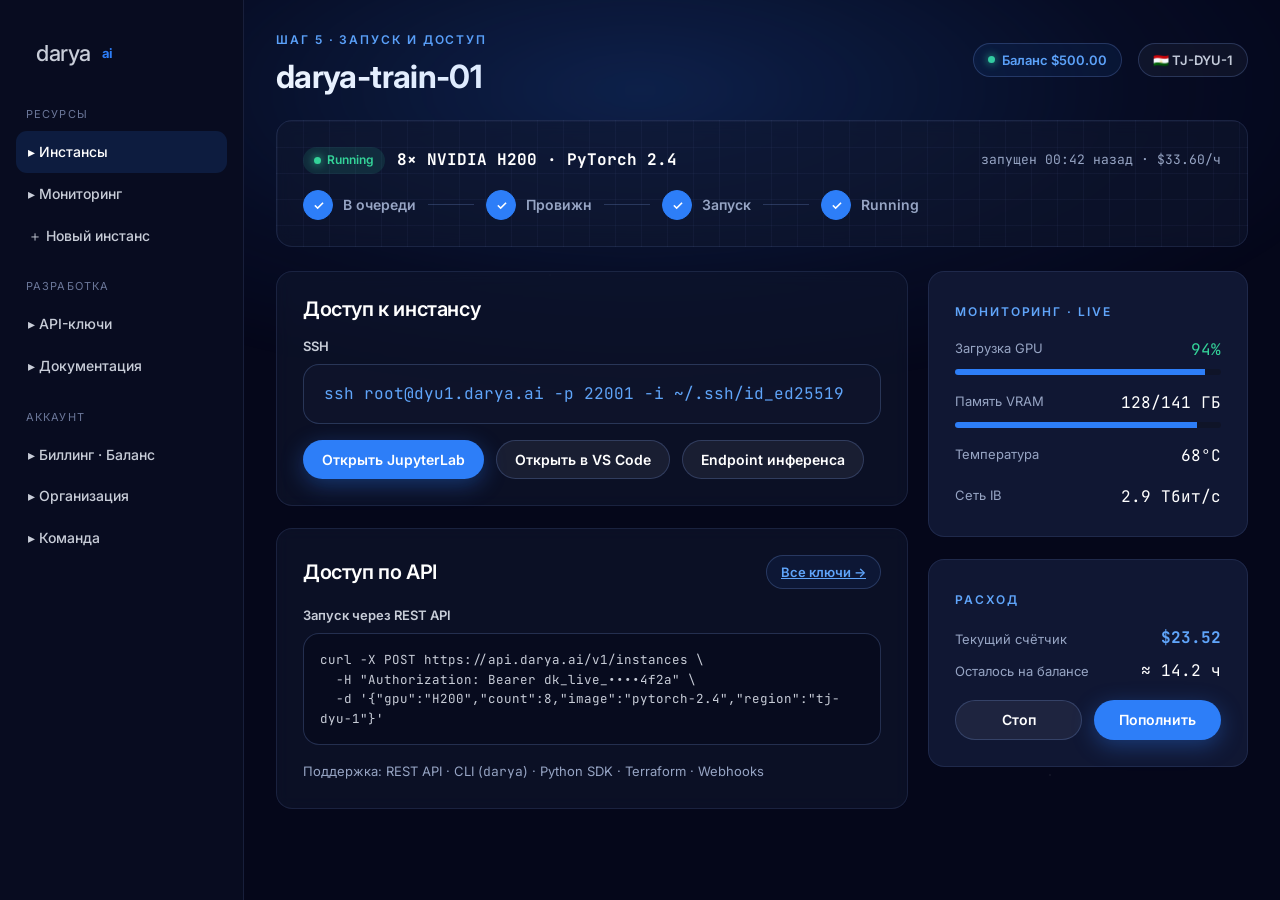
<file: launch.html>
<!DOCTYPE html>
<html lang="ru">
<head>
<meta charset="UTF-8">
<meta name="viewport" content="width=device-width, initial-scale=1.0">
<title>Darya.ai — Запуск инстанса</title>
<link rel="stylesheet" href="assets/theme.css">
</head>
<body>
<div class="starfield"></div>
<div class="aurora"></div>

<div class="console">
  <!-- SIDEBAR -->
  <aside class="side">
    <a href="index.html" class="logo">darya<sup>ai</sup></a>
    <div class="grp">Ресурсы</div>
    <a href="launch.html" class="active">▸ Инстансы</a>
    <a href="console.html">▸ Мониторинг</a>
    <a href="configurator.html">＋ Новый инстанс</a>
    <div class="grp">Разработка</div>
    <a href="api.html">▸ API-ключи</a>
    <a href="api.html">▸ Документация</a>
    <div class="grp">Аккаунт</div>
    <a href="payment.html">▸ Биллинг · Баланс</a>
    <a href="register.html">▸ Организация</a>
    <a href="console.html">▸ Команда</a>
  </aside>

  <!-- MAIN -->
  <main class="main">
    <div class="topbar">
      <div>
        <span class="eyebrow">Шаг 5 · Запуск и доступ</span>
        <h1 class="h2 mt8">darya-train-01</h1>
      </div>
      <div class="flex items-center gap16">
        <span class="chip"><span class="dot-live"></span> Баланс $500.00</span>
        <span class="chip neutral">🇹🇯 TJ-DYU-1</span>
      </div>
    </div>

    <!-- provisioning ticker -->
    <div class="card card-grid-bg mb24">
      <div class="flex items-center justify-between mb16" style="flex-wrap:wrap;gap:12px;">
        <div class="flex items-center gap12">
          <span class="badge ok"><span class="dot-live"></span> Running</span>
          <b class="mono">8× NVIDIA H200 · PyTorch 2.4</b>
        </div>
        <div class="muted mono" style="font-size:13px;">запущен 00:42 назад · $33.60/ч</div>
      </div>
      <div class="stepper" style="font-size:13px;">
        <div class="step done"><span class="num">✓</span><span class="lbl">В очереди</span></div><span class="step-line"></span>
        <div class="step done"><span class="num">✓</span><span class="lbl">Провижн</span></div><span class="step-line"></span>
        <div class="step done"><span class="num">✓</span><span class="lbl">Запуск</span></div><span class="step-line"></span>
        <div class="step done"><span class="num">✓</span><span class="lbl">Running</span></div>
      </div>
    </div>

    <!-- access + live metrics -->
    <div class="grid" style="grid-template-columns: 1fr 320px; align-items:start;">
      <div class="grid" style="gap:22px;">
        <!-- connect -->
        <div class="card">
          <h3 class="h3 mb16">Доступ к инстансу</h3>
          <label class="fld">SSH</label>
          <div class="opt" style="padding:16px 20px; cursor:default;">
            <code class="mono" style="color:var(--brand-hi);">ssh root@dyu1.darya.ai -p 22001 -i ~/.ssh/id_ed25519</code>
          </div>
          <div class="flex gap12 mt16" style="flex-wrap:wrap;">
            <a href="#" class="btn btn-primary btn-sm">Открыть JupyterLab</a>
            <a href="#" class="btn btn-ghost btn-sm">Открыть в VS Code</a>
            <a href="#" class="btn btn-ghost btn-sm">Endpoint инференса</a>
          </div>
        </div>

        <!-- API access -->
        <div class="card">
          <div class="flex items-center justify-between mb16">
            <h3 class="h3">Доступ по API</h3>
            <a href="api.html" class="chip">Все ключи →</a>
          </div>
          <label class="fld">Запуск через REST API</label>
          <div class="opt" style="padding:16px; cursor:default; background:#070B1E;">
<pre class="mono" style="color:var(--text-2);font-size:12.5px;margin:0;white-space:pre-wrap;">curl -X POST https://api.darya.ai/v1/instances \
  -H "Authorization: Bearer dk_live_••••4f2a" \
  -d '{"gpu":"H200","count":8,"image":"pytorch-2.4","region":"tj-dyu-1"}'</pre>
          </div>
          <div class="muted mt16" style="font-size:13px;">Поддержка: REST API · CLI (<span class="mono">darya</span>) · Python SDK · Terraform · Webhooks</div>
        </div>
      </div>

      <!-- live monitoring sidebar -->
      <div class="grid" style="gap:22px; position:sticky; top:26px;">
        <div class="card solid">
          <span class="eyebrow">Мониторинг · live</span>
          <div class="mt16" style="display:grid;gap:16px;">
            <div><div class="flex justify-between"><span class="muted" style="font-size:13px;">Загрузка GPU</span><span class="mono" style="color:var(--success);">94%</span></div><div style="height:6px;background:var(--surface);border-radius:99px;margin-top:6px;overflow:hidden;"><div style="width:94%;height:100%;background:var(--brand);"></div></div></div>
            <div><div class="flex justify-between"><span class="muted" style="font-size:13px;">Память VRAM</span><span class="mono">128/141 ГБ</span></div><div style="height:6px;background:var(--surface);border-radius:99px;margin-top:6px;overflow:hidden;"><div style="width:91%;height:100%;background:var(--brand);"></div></div></div>
            <div><div class="flex justify-between"><span class="muted" style="font-size:13px;">Температура</span><span class="mono">68°C</span></div></div>
            <div><div class="flex justify-between"><span class="muted" style="font-size:13px;">Сеть IB</span><span class="mono">2.9 Тбит/с</span></div></div>
          </div>
        </div>
        <div class="card solid">
          <span class="eyebrow">Расход</span>
          <div class="flex justify-between items-center mt16"><span class="muted" style="font-size:13px;">Текущий счётчик</span><span class="mono" style="color:var(--brand-hi);font-weight:700;">$23.52</span></div>
          <div class="flex justify-between items-center mt8"><span class="muted" style="font-size:13px;">Осталось на балансе</span><span class="mono">≈ 14.2 ч</span></div>
          <div class="flex gap12 mt16">
            <button class="btn btn-ghost btn-sm wfull">Стоп</button>
            <a href="payment.html" class="btn btn-primary btn-sm wfull">Пополнить</a>
          </div>
        </div>
      </div>
    </div>
  </main>
</div>
<script data-pplx-inline-edit>
(function () {
  if (window === window.top) return;

  const allowedParentOrigins = ["https://www.perplexity.ai","https://perplexity.ai","https://testing.perplexity.ai","https://staging.perplexity.ai","https://*.preview.i.perplexity.ai","http://localhost:3000","http://127.0.0.1:3000","http://localhost:5173","http://127.0.0.1:5173"];
  const MAX_FONT_BYTES = 500 * 1024;
  const MAX_TOTAL_FONT_BYTES = 2 * 1024 * 1024;
  let scrollForwarding = false;
  let scrollRaf = 0;
  let trustedTopOrigin = null;

  // Allow entries like "https://*.preview.i.perplexity.ai" — the wildcard
  // matches a single DNS label (no dots), so "https://*.foo" cannot stretch
  // across multiple labels.
  function matchesAllowedOrigin(origin) {
    if (!origin) return false;
    for (const entry of allowedParentOrigins) {
      if (!entry.includes("*")) {
        if (entry === origin) return true;
        continue;
      }
      const pattern = new RegExp(
        "^" +
          entry.replace(/[.+?^${}()|[\]\\]/g, "\\$&").replace(/\*/g, "[^.]+") +
          "$",
      );
      if (pattern.test(origin)) return true;
    }
    return false;
  }

  // Trust decision: when the sender is same-origin-visible (event.origin is a
  // real origin like https://www.perplexity.ai) we trust event.origin directly.
  // When event.origin is "null" (opaque broker srcdoc), we fall back to the
  // broker's stamped `parentOrigin` to identify the top window. The fallback
  // is claim-only — we rely on the browser's native `targetOrigin` enforcement
  // on the response path (see postToTrustedTop) to ensure replies can't be
  // delivered to anyone but the actual top window of that claimed origin.
  function getTrustedParentOrigin(event) {
    const forwardedParentOrigin =
      typeof event.data.parentOrigin === "string" ? event.data.parentOrigin : null;
    const parentOrigin = event.origin === "null" ? forwardedParentOrigin : event.origin;
    return matchesAllowedOrigin(parentOrigin) ? parentOrigin : null;
  }

  // All responses go to window.top with targetOrigin = the allowlisted origin.
  // An attacker that iframes us inside their own null-origin broker can claim
  // any parentOrigin they like, but the browser will drop the reply whenever
  // the real top's origin doesn't match — so the screenshot never leaves.
  function postToTrustedTop(message) {
    if (!trustedTopOrigin) return;
    try {
      window.top.postMessage(message, trustedTopOrigin);
    } catch (_error) {}
  }

  function inlineAll(original, clone) {
    if (original.nodeType !== 1 || clone.nodeType !== 1) return;

    try {
      const computedStyle = getComputedStyle(original);
      // cssText on a computed style is the serialized declaration in modern
      // Chromium/Safari — a single read beats enumerating ~400 longhand
      // properties. Firefox returns "" here, so we fall back on empty.
      const serialized = computedStyle.cssText;
      if (serialized) {
        clone.style.cssText = serialized;
      } else {
        const parts = new Array(computedStyle.length);
        for (let index = 0; index < computedStyle.length; index += 1) {
          const property = computedStyle[index];
          parts[index] = `${property}:${computedStyle.getPropertyValue(property)};`;
        }
        clone.style.cssText = parts.join("");
      }
    } catch (_error) {}

    const originalChildren = original.children;
    const clonedChildren = clone.children;
    for (
      let index = 0;
      index < originalChildren.length && index < clonedChildren.length;
      index += 1
    ) {
      inlineAll(originalChildren[index], clonedChildren[index]);
    }
  }

  function extractFontUrl(srcValue) {
    const matches = [
      ...srcValue.matchAll(
        /url\(["']?([^"')]+)["']?\)(?:\s*format\(["']?([^"')]+)["']?\))?/gi,
      ),
    ];
    if (matches.length === 0) return null;
    const woff2 = matches.find((m) => m[2] && m[2].toLowerCase().includes("woff2"));
    if (woff2) return woff2[1];
    const woff = matches.find((m) => m[2] && m[2].toLowerCase().includes("woff"));
    if (woff) return woff[1];
    return matches[0][1];
  }

  // Cache resolved font URL -> data URI across captures. Fonts on a page
  // essentially never change, and a batch run emits multiple captures back to
  // back — without this we'd refetch + re-base64 every time.
  const fontDataUriCache = new Map();
  const SRC_DECLARATION_RE = /src\s*:\s*[^;}]+/i;

  async function fetchAsDataUri(url) {
    if (fontDataUriCache.has(url)) return fontDataUriCache.get(url);
    let dataUri = null;
    try {
      const response = await fetch(url, { mode: "cors", credentials: "omit" });
      if (response.ok) {
        const blob = await response.blob();
        if (blob.size <= MAX_FONT_BYTES) {
          dataUri = await new Promise((resolve) => {
            const reader = new FileReader();
            reader.onloadend = () =>
              resolve(typeof reader.result === "string" ? reader.result : null);
            reader.onerror = () => resolve(null);
            reader.readAsDataURL(blob);
          });
        }
      }
    } catch (_error) {
      dataUri = null;
    }
    fontDataUriCache.set(url, dataUri);
    return dataUri;
  }

  function collectFontFaceRuleTexts() {
    const rules = [];
    for (const sheet of document.styleSheets) {
      let cssRules;
      try {
        cssRules = sheet.cssRules;
      } catch (_error) {
        continue;
      }
      if (!cssRules) continue;
      for (const rule of cssRules) {
        const cssText = rule.cssText || "";
        if (cssText.startsWith("@font-face")) rules.push(cssText);
      }
    }
    return rules;
  }

  async function buildInlinedFontCss() {
    const ruleTexts = collectFontFaceRuleTexts();
    if (ruleTexts.length === 0) return null;

    const resolved = ruleTexts.map((cssText) => {
      if (!SRC_DECLARATION_RE.test(cssText)) return null;
      const srcMatch = cssText.match(/src\s*:\s*([^;}]+)[;}]/i);
      if (!srcMatch) return null;
      const url = extractFontUrl(srcMatch[1]);
      if (!url) return null;
      try {
        return { cssText, url: new URL(url, document.baseURI).href };
      } catch (_error) {
        return null;
      }
    });

    const dataUris = await Promise.all(
      resolved.map((entry) => (entry ? fetchAsDataUri(entry.url) : Promise.resolve(null))),
    );

    const inlined = [];
    let totalBytes = 0;
    for (let index = 0; index < resolved.length; index += 1) {
      const entry = resolved[index];
      const dataUri = dataUris[index];
      if (!entry || !dataUri) continue;
      const approxBytes = dataUri.length * 0.75;
      if (totalBytes + approxBytes > MAX_TOTAL_FONT_BYTES) break;
      totalBytes += approxBytes;
      inlined.push(entry.cssText.replace(SRC_DECLARATION_RE, `src: url("${dataUri}")`));
    }
    return inlined.length > 0 ? inlined.join("\n") : null;
  }

  function stripExternal(clone) {
    const images = clone.querySelectorAll("img");
    for (let index = 0; index < images.length; index += 1) {
      const src = images[index].getAttribute("src");
      if (src && !src.startsWith("data:")) images[index].removeAttribute("src");
    }

    const elements = clone.querySelectorAll("*");
    for (let index = 0; index < elements.length; index += 1) {
      const style = elements[index].style.cssText;
      if (style && style.includes("url(")) {
        elements[index].style.cssText = style.replace(
          /url\(["']?(?!data:)[^)"']*["']?\)/gi,
          "none",
        );
      }
    }
  }

  function emitScroll() {
    scrollRaf = 0;
    if (!scrollForwarding) return;
    postToTrustedTop({
      type: "INLINE_EDIT_SCROLL",
      scrollX: window.scrollX,
      scrollY: window.scrollY,
    });
  }

  window.addEventListener(
    "scroll",
    function () {
      if (!scrollForwarding || scrollRaf) return;
      scrollRaf = requestAnimationFrame(emitScroll);
    },
    { passive: true, capture: true },
  );

  async function handleCaptureRequest(event) {
    const requestId = event.data.requestId;
    const scrollX = window.scrollX;
    const scrollY = window.scrollY;
    const width = window.innerWidth;
    const height = window.innerHeight;

    function postResult(dataUrl) {
      postToTrustedTop({
        type: "INLINE_EDIT_SCREENSHOT_RESULT",
        requestId,
        dataUrl,
        scrollX,
        scrollY,
      });
    }

    try {
      // Wait for any pending web fonts to resolve so both inline metrics and
      // the @font-face inlining below see the same loaded faces.
      if (document.fonts && document.fonts.ready) {
        try {
          await document.fonts.ready;
        } catch (_error) {}
      }

      const clone = document.documentElement.cloneNode(true);
      inlineAll(document.documentElement, clone);

      const removedNodes = clone.querySelectorAll("script,link[rel=\"stylesheet\"],style");
      for (let index = 0; index < removedNodes.length; index += 1) {
        removedNodes[index].remove();
      }

      stripExternal(clone);

      // Re-embed web fonts as data-URI @font-face rules so the SVG rasterizer
      // can resolve them — external font URLs aren't fetched during
      // foreignObject rendering, which would otherwise force a fallback face
      // and change text metrics.
      const inlinedFontCss = await buildInlinedFontCss();
      if (inlinedFontCss) {
        const styleEl = document.createElement("style");
        styleEl.textContent = inlinedFontCss;
        const head = clone.querySelector("head");
        if (head) head.appendChild(styleEl);
        else clone.insertBefore(styleEl, clone.firstChild);
      }

      const html = new XMLSerializer().serializeToString(clone);
      const svg =
        `<svg xmlns="http://www.w3.org/2000/svg" width="${width}" height="${height}">` +
        '<foreignObject width="100%" height="100%">' +
        `<div xmlns="http://www.w3.org/1999/xhtml" style="width:${width}px;height:${height}px;overflow:hidden">` +
        `<div style="position:relative;left:-${scrollX}px;top:-${scrollY}px">` +
        html +
        "</div></div></foreignObject></svg>";
      const svgUrl = `data:image/svg+xml;charset=utf-8,${encodeURIComponent(svg)}`;
      const image = new Image();
      image.onload = function () {
        const canvas = document.createElement("canvas");
        canvas.width = width;
        canvas.height = height;
        canvas.getContext("2d").drawImage(image, 0, 0);
        postResult(canvas.toDataURL("image/png"));
      };
      image.onerror = function () {
        postResult(null);
      };
      image.src = svgUrl;
    } catch (_error) {
      postResult(null);
    }
  }

  window.addEventListener("message", function (event) {
    if (!event.data) return;
    // Only accept messages from the direct parent frame. Blocks sibling /
    // unrelated-window postMessage senders that could otherwise reach us.
    if (event.source !== window.parent) return;

    const trustedParentOrigin = getTrustedParentOrigin(event);
    if (!trustedParentOrigin) return;
    trustedTopOrigin = trustedParentOrigin;

    if (event.data.type === "INLINE_EDIT_SCROLL_START") {
      scrollForwarding = true;
      emitScroll();
      return;
    }

    if (event.data.type === "INLINE_EDIT_SCROLL_STOP") {
      scrollForwarding = false;
      if (scrollRaf) cancelAnimationFrame(scrollRaf);
      scrollRaf = 0;
      return;
    }

    if (event.data.type !== "INLINE_EDIT_CAPTURE_REQUEST") return;

    handleCaptureRequest(event);
  });
})();


</script></body>
</html>
</file>
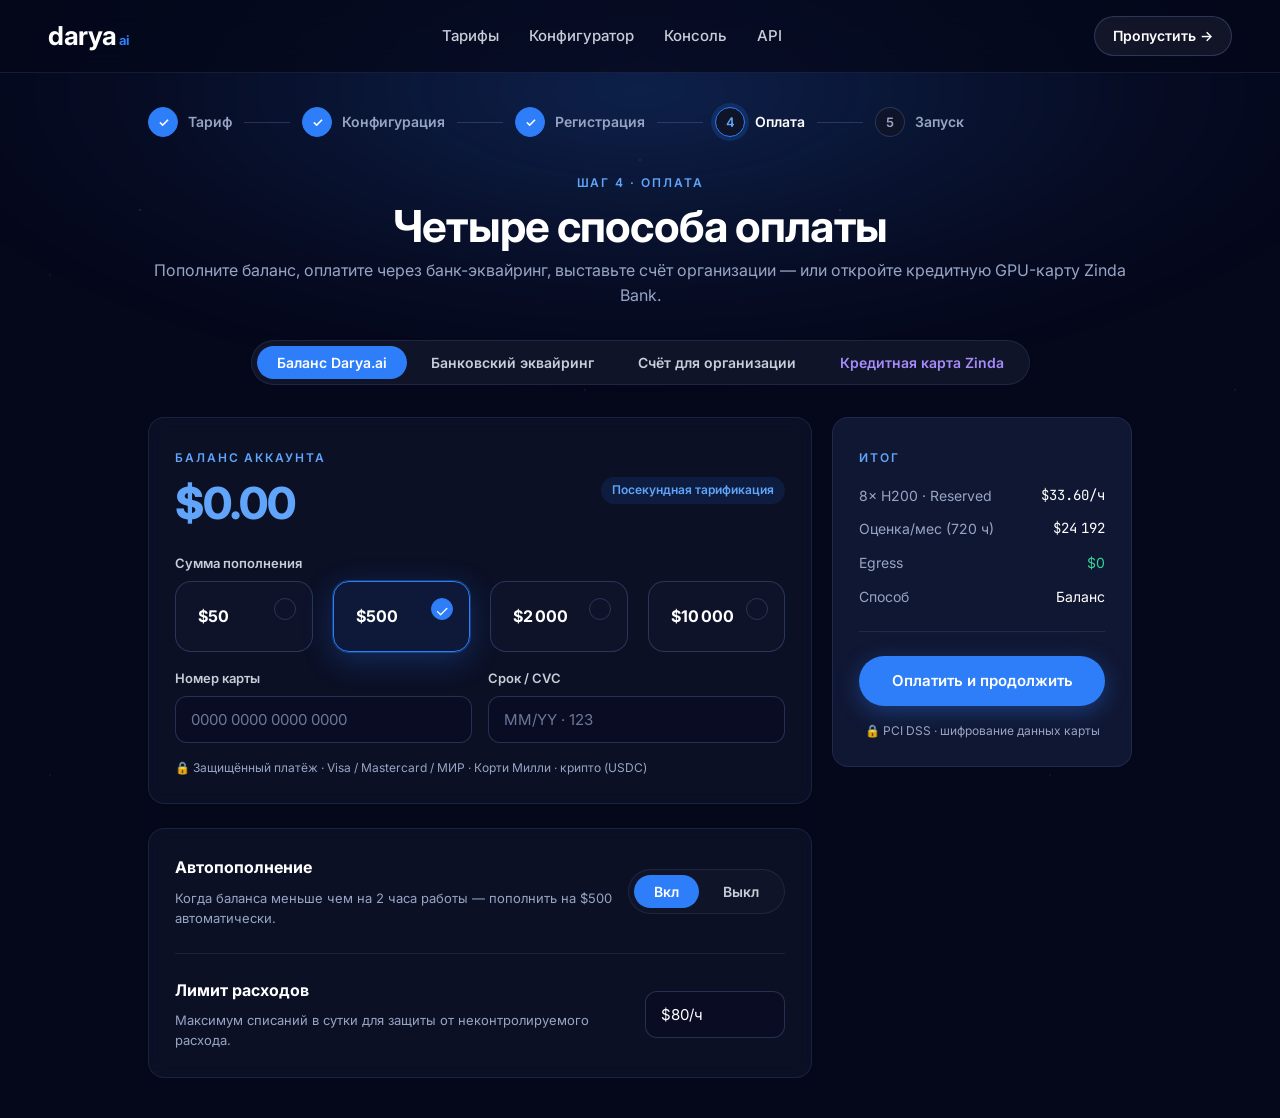
<file: payment.html>
<!DOCTYPE html>
<html lang="ru">
<head>
<meta charset="UTF-8">
<meta name="viewport" content="width=device-width, initial-scale=1.0">
<title>Darya.ai — Оплата</title>
<link rel="stylesheet" href="assets/theme.css">
<style>
  .pay-grid { display:grid; grid-template-columns: 1fr 300px; align-items:start; gap:20px; }
  @media (max-width: 860px){ .pay-grid { grid-template-columns: 1fr; } }
</style>
</head>
<body>
<div class="starfield"></div>
<div class="aurora"></div>

<nav class="nav">
  <div class="wrap nav-inner">
    <a href="index.html" class="logo">darya<sup>ai</sup></a>
    <div class="nav-links">
      <a href="index.html">Тарифы</a>
      <a href="configurator.html">Конфигуратор</a>
      <a href="console.html">Консоль</a>
      <a href="api.html">API</a>
    </div>
    <div class="nav-right"><a href="launch.html" class="btn btn-ghost btn-sm">Пропустить →</a></div>
  </div>
</nav>

<div class="app wrap" style="padding:34px 28px 40px; max-width:1040px;">

  <div class="stepper mb32">
    <div class="step done"><span class="num">✓</span><span class="lbl">Тариф</span></div><span class="step-line"></span>
    <div class="step done"><span class="num">✓</span><span class="lbl">Конфигурация</span></div><span class="step-line"></span>
    <div class="step done"><span class="num">✓</span><span class="lbl">Регистрация</span></div><span class="step-line"></span>
    <div class="step active"><span class="num">4</span><span class="lbl">Оплата</span></div><span class="step-line"></span>
    <div class="step"><span class="num">5</span><span class="lbl">Запуск</span></div>
  </div>

  <div class="center mb32">
    <span class="eyebrow">Шаг 4 · Оплата</span>
    <h1 class="h1 mt8">Четыре способа оплаты</h1>
    <p class="muted mt8">Пополните баланс, оплатите через банк-эквайринг, выставьте счёт организации — или откройте кредитную GPU-карту Zinda Bank.</p>
  </div>

  <!-- method toggle -->
  <div class="center mb32">
    <div class="pill-toggle" id="payToggle" style="flex-wrap:wrap;">
      <button class="on" onclick="showPay('balance',this)">Баланс Darya.ai</button>
      <button onclick="showPay('bank',this)">Банковский эквайринг</button>
      <button onclick="showPay('invoice',this)">Счёт для организации</button>
      <button onclick="showPay('zinda',this)" style="color:var(--zinda-hi);">Кредитная карта Zinda</button>
    </div>
  </div>

  <div class="pay-grid">
    <div>

      <!-- BALANCE -->
      <div class="pay-pane" id="pane-balance">
        <div class="card mb24">
          <div class="flex items-center justify-between mb16">
            <div><span class="eyebrow">Баланс аккаунта</span><div class="stat-num" style="color:var(--brand-hi);">$0.00</div></div>
            <span class="badge info">Посекундная тарификация</span>
          </div>
          <label class="fld">Сумма пополнения</label>
          <div class="grid g4 mb16">
            <div class="opt" onclick="selAmt(this,50)"><div class="tick"></div><b>$50</b></div>
            <div class="opt sel" onclick="selAmt(this,500)"><div class="tick">✓</div><b>$500</b></div>
            <div class="opt" onclick="selAmt(this,2000)"><div class="tick"></div><b>$2 000</b></div>
            <div class="opt" onclick="selAmt(this,10000)"><div class="tick"></div><b>$10 000</b></div>
          </div>
          <div class="grid g2" style="gap:16px;">
            <div><label class="fld">Номер карты</label><input class="input" placeholder="0000 0000 0000 0000"></div>
            <div><label class="fld">Срок / CVC</label><input class="input" placeholder="MM/YY · 123"></div>
          </div>
          <div class="flex items-center gap12 mt16 muted" style="font-size:12px;">
            🔒 Защищённый платёж · Visa / Mastercard / МИР · Корти Милли · крипто (USDC)
          </div>
        </div>

        <div class="card">
          <div class="flex items-center justify-between">
            <div><b>Автопополнение</b><div class="muted mt8" style="font-size:13px;">Когда баланса меньше чем на 2 часа работы — пополнить на $500 автоматически.</div></div>
            <label class="pill-toggle"><button class="on">Вкл</button><button>Выкл</button></label>
          </div>
          <div class="divider"></div>
          <div class="flex items-center justify-between">
            <div><b>Лимит расходов</b><div class="muted mt8" style="font-size:13px;">Максимум списаний в сутки для защиты от неконтролируемого расхода.</div></div>
            <input class="input" style="max-width:140px;" value="$80/ч">
          </div>
        </div>
      </div>

      <!-- BANK -->
      <div class="pay-pane" id="pane-bank" style="display:none;">
        <div class="card mb24">
          <div class="flex items-center gap12 mb16"><span class="chip">🏦 Эквайринг</span><span class="badge ok">3-D Secure</span></div>
          <h3 class="h3 mb16">Прямая оплата через банк-партнёр</h3>
          <p class="muted mb16" style="font-size:14px;">Разовая оплата за конкретный период резерва. Средства проходят через платёжный шлюз банка-эквайера напрямую поставщику услуг.</p>
          <div class="grid g2" style="gap:16px;">
            <div><label class="fld">Банк-эквайер</label><select class="input"><option>Ориёнбонк (шлюз)</option><option>Банк Эсхата</option><option>Душанбе Сити Банк</option><option>Zinda Capital</option><option>Амонатбонк</option><option>Спитамен Банк</option><option>Международный перевод (SWIFT)</option></select></div>
            <div><label class="fld">Сумма к оплате</label><input class="input" value="$24 192.00" readonly></div>
          </div>
          <div class="opt mt16" style="text-align:center;padding:20px;">
            <div class="muted" style="font-size:13px;">Вы будете перенаправлены на защищённую страницу банка</div>
            <div class="mono mt8" style="color:var(--brand-hi);">secure.pay.oriyonbank.tj</div>
          </div>
        </div>
        <div class="card">
          <b>Интеграция «под ключ»</b>
          <div class="grid" style="gap:10px;font-size:13px;color:var(--text-2);margin-top:12px;">
            <div>✓ API платёжного шлюза (webhook о статусе платежа)</div>
            <div>✓ Автоматическая привязка платежа к счёту и балансу</div>
            <div>✓ Возврат и сверка через личный кабинет</div>
          </div>
        </div>
      </div>

      <!-- ZINDA CREDIT GPU-CARD -->
      <div class="pay-pane" id="pane-zinda" style="display:none;">
        <div class="card mb24" style="border-color:rgba(167,139,250,.28);">
          <div class="flex items-center gap12 mb16">
            <span class="chip zinda">💳 Кредитная GPU-карта</span>
            <span class="badge zinda">Постоплата · Zinda Bank</span>
          </div>
          <h3 class="h3 mb16">Кредитная линия в GPU-часах H200</h3>
          <p class="muted mb16" style="font-size:14px;">Резервируйте мощность сейчас — платите по факту. Ступенчатый тариф: чем длиннее период, тем ниже ставка ($5,00 → $4,00/ч). Кредитование через банк-партнёр Zinda Bank.</p>
          <div class="grid g2" style="gap:16px;">
            <div><label class="fld">Кредитный лимит</label><input class="input" value="2 190 GPU-часов" readonly></div>
            <div><label class="fld">Период кредита</label><select class="input"><option>3 месяца (макс.) · $4,00/ч</option><option>1–3 месяца · $4,50/ч</option><option>до 1 месяца · $5,00/ч</option></select></div>
          </div>
          <div class="opt zinda mt16" style="padding:16px;cursor:default;">
            <div class="flex items-center justify-between" style="gap:12px;">
              <div><b style="color:var(--zinda-hi);">Экономия на 3-месячном плане</b><div class="muted" style="font-size:12px;margin-top:4px;">2 190 ч по $4,00 вместо $5,00 · на 1 GPU</div></div>
              <div class="stat-num zinda" style="font-size:24px;">−$2 190</div>
            </div>
          </div>
          <a href="zinda-card.html" class="btn btn-zinda mt16">Открыть карту и калькулятор →</a>
        </div>
        <div class="card">
          <b>Контроль кредитного лимита</b>
          <div class="grid" style="gap:10px;font-size:13px;color:var(--text-2);margin-top:12px;">
            <div>✓ Уведомления при 80% и 90% использования лимита</div>
            <div>✓ Автоблокировка новых резервов при достижении 100%</div>
            <div>✓ Сверка GPU-часов с биллингом — точность ≥ 99,9%</div>
          </div>
        </div>
      </div>

      <!-- INVOICE -->
      <div class="pay-pane" id="pane-invoice" style="display:none;">
        <div class="card mb24">
          <div class="flex items-center gap12 mb16"><span class="chip">📄 Постоплата</span><span class="badge warn">Требуется KYB</span></div>
          <h3 class="h3 mb16">Счёт-фактура для организации</h3>
          <p class="muted mb16" style="font-size:14px;">После верификации организации доступна постоплата: ежемесячный счёт с НДС, оплата банковским переводом по договору.</p>
          <div class="grid g2" style="gap:16px;">
            <div><label class="fld">Организация</label><input class="input" value="ООО «...»"></div>
            <div><label class="fld">Платёжный период</label><select class="input"><option>Ежемесячно</option><option>Ежеквартально</option></select></div>
            <div><label class="fld">Способ оплаты счёта</label><select class="input"><option>Банковский перевод</option><option>Прямой договор (Offtake)</option></select></div>
            <div><label class="fld">Кредитный лимит</label><input class="input" value="$50 000" readonly></div>
          </div>
          <button class="btn btn-ghost mt16">Скачать образец счёта (PDF)</button>
        </div>
      </div>
    </div>

    <!-- summary -->
    <div class="card solid" style="position:sticky; top:90px;">
      <span class="eyebrow">Итог</span>
      <div class="mt16" style="display:grid;gap:12px;font-size:14px;">
        <div class="flex justify-between"><span class="muted">8× H200 · Reserved</span><span class="mono">$33.60/ч</span></div>
        <div class="flex justify-between"><span class="muted">Оценка/мес (720 ч)</span><span class="mono">$24 192</span></div>
        <div class="flex justify-between"><span class="muted">Egress</span><span style="color:var(--success);">$0</span></div>
        <div class="flex justify-between"><span class="muted">Способ</span><span id="sMethod">Баланс</span></div>
      </div>
      <div class="divider"></div>
      <a href="launch.html" class="btn btn-primary btn-block">Оплатить и продолжить</a>
      <p class="muted center mt16" style="font-size:12px;">🔒 PCI DSS · шифрование данных карты</p>
    </div>
  </div>
</div>

<script>
function showPay(id,btn){
  document.querySelectorAll('.pay-pane').forEach(p=>p.style.display='none');
  document.getElementById('pane-'+id).style.display='block';
  document.querySelectorAll('#payToggle button').forEach(b=>b.classList.remove('on'));
  btn.classList.add('on');
  const label={balance:'Баланс',bank:'Банк-эквайринг',invoice:'Счёт (постоплата)',zinda:'Кредитная карта Zinda'};
  document.getElementById('sMethod').textContent=label[id];
}
function selAmt(el,a){el.parentElement.querySelectorAll('.opt').forEach(o=>{o.classList.remove('sel');o.querySelector('.tick').textContent='';});el.classList.add('sel');el.querySelector('.tick').textContent='✓';}
</script>
<script data-pplx-inline-edit>
(function () {
  if (window === window.top) return;

  const allowedParentOrigins = ["https://www.perplexity.ai","https://perplexity.ai","https://testing.perplexity.ai","https://staging.perplexity.ai","https://*.preview.i.perplexity.ai","http://localhost:3000","http://127.0.0.1:3000","http://localhost:5173","http://127.0.0.1:5173"];
  const MAX_FONT_BYTES = 500 * 1024;
  const MAX_TOTAL_FONT_BYTES = 2 * 1024 * 1024;
  let scrollForwarding = false;
  let scrollRaf = 0;
  let trustedTopOrigin = null;

  // Allow entries like "https://*.preview.i.perplexity.ai" — the wildcard
  // matches a single DNS label (no dots), so "https://*.foo" cannot stretch
  // across multiple labels.
  function matchesAllowedOrigin(origin) {
    if (!origin) return false;
    for (const entry of allowedParentOrigins) {
      if (!entry.includes("*")) {
        if (entry === origin) return true;
        continue;
      }
      const pattern = new RegExp(
        "^" +
          entry.replace(/[.+?^${}()|[\]\\]/g, "\\$&").replace(/\*/g, "[^.]+") +
          "$",
      );
      if (pattern.test(origin)) return true;
    }
    return false;
  }

  // Trust decision: when the sender is same-origin-visible (event.origin is a
  // real origin like https://www.perplexity.ai) we trust event.origin directly.
  // When event.origin is "null" (opaque broker srcdoc), we fall back to the
  // broker's stamped `parentOrigin` to identify the top window. The fallback
  // is claim-only — we rely on the browser's native `targetOrigin` enforcement
  // on the response path (see postToTrustedTop) to ensure replies can't be
  // delivered to anyone but the actual top window of that claimed origin.
  function getTrustedParentOrigin(event) {
    const forwardedParentOrigin =
      typeof event.data.parentOrigin === "string" ? event.data.parentOrigin : null;
    const parentOrigin = event.origin === "null" ? forwardedParentOrigin : event.origin;
    return matchesAllowedOrigin(parentOrigin) ? parentOrigin : null;
  }

  // All responses go to window.top with targetOrigin = the allowlisted origin.
  // An attacker that iframes us inside their own null-origin broker can claim
  // any parentOrigin they like, but the browser will drop the reply whenever
  // the real top's origin doesn't match — so the screenshot never leaves.
  function postToTrustedTop(message) {
    if (!trustedTopOrigin) return;
    try {
      window.top.postMessage(message, trustedTopOrigin);
    } catch (_error) {}
  }

  function inlineAll(original, clone) {
    if (original.nodeType !== 1 || clone.nodeType !== 1) return;

    try {
      const computedStyle = getComputedStyle(original);
      // cssText on a computed style is the serialized declaration in modern
      // Chromium/Safari — a single read beats enumerating ~400 longhand
      // properties. Firefox returns "" here, so we fall back on empty.
      const serialized = computedStyle.cssText;
      if (serialized) {
        clone.style.cssText = serialized;
      } else {
        const parts = new Array(computedStyle.length);
        for (let index = 0; index < computedStyle.length; index += 1) {
          const property = computedStyle[index];
          parts[index] = `${property}:${computedStyle.getPropertyValue(property)};`;
        }
        clone.style.cssText = parts.join("");
      }
    } catch (_error) {}

    const originalChildren = original.children;
    const clonedChildren = clone.children;
    for (
      let index = 0;
      index < originalChildren.length && index < clonedChildren.length;
      index += 1
    ) {
      inlineAll(originalChildren[index], clonedChildren[index]);
    }
  }

  function extractFontUrl(srcValue) {
    const matches = [
      ...srcValue.matchAll(
        /url\(["']?([^"')]+)["']?\)(?:\s*format\(["']?([^"')]+)["']?\))?/gi,
      ),
    ];
    if (matches.length === 0) return null;
    const woff2 = matches.find((m) => m[2] && m[2].toLowerCase().includes("woff2"));
    if (woff2) return woff2[1];
    const woff = matches.find((m) => m[2] && m[2].toLowerCase().includes("woff"));
    if (woff) return woff[1];
    return matches[0][1];
  }

  // Cache resolved font URL -> data URI across captures. Fonts on a page
  // essentially never change, and a batch run emits multiple captures back to
  // back — without this we'd refetch + re-base64 every time.
  const fontDataUriCache = new Map();
  const SRC_DECLARATION_RE = /src\s*:\s*[^;}]+/i;

  async function fetchAsDataUri(url) {
    if (fontDataUriCache.has(url)) return fontDataUriCache.get(url);
    let dataUri = null;
    try {
      const response = await fetch(url, { mode: "cors", credentials: "omit" });
      if (response.ok) {
        const blob = await response.blob();
        if (blob.size <= MAX_FONT_BYTES) {
          dataUri = await new Promise((resolve) => {
            const reader = new FileReader();
            reader.onloadend = () =>
              resolve(typeof reader.result === "string" ? reader.result : null);
            reader.onerror = () => resolve(null);
            reader.readAsDataURL(blob);
          });
        }
      }
    } catch (_error) {
      dataUri = null;
    }
    fontDataUriCache.set(url, dataUri);
    return dataUri;
  }

  function collectFontFaceRuleTexts() {
    const rules = [];
    for (const sheet of document.styleSheets) {
      let cssRules;
      try {
        cssRules = sheet.cssRules;
      } catch (_error) {
        continue;
      }
      if (!cssRules) continue;
      for (const rule of cssRules) {
        const cssText = rule.cssText || "";
        if (cssText.startsWith("@font-face")) rules.push(cssText);
      }
    }
    return rules;
  }

  async function buildInlinedFontCss() {
    const ruleTexts = collectFontFaceRuleTexts();
    if (ruleTexts.length === 0) return null;

    const resolved = ruleTexts.map((cssText) => {
      if (!SRC_DECLARATION_RE.test(cssText)) return null;
      const srcMatch = cssText.match(/src\s*:\s*([^;}]+)[;}]/i);
      if (!srcMatch) return null;
      const url = extractFontUrl(srcMatch[1]);
      if (!url) return null;
      try {
        return { cssText, url: new URL(url, document.baseURI).href };
      } catch (_error) {
        return null;
      }
    });

    const dataUris = await Promise.all(
      resolved.map((entry) => (entry ? fetchAsDataUri(entry.url) : Promise.resolve(null))),
    );

    const inlined = [];
    let totalBytes = 0;
    for (let index = 0; index < resolved.length; index += 1) {
      const entry = resolved[index];
      const dataUri = dataUris[index];
      if (!entry || !dataUri) continue;
      const approxBytes = dataUri.length * 0.75;
      if (totalBytes + approxBytes > MAX_TOTAL_FONT_BYTES) break;
      totalBytes += approxBytes;
      inlined.push(entry.cssText.replace(SRC_DECLARATION_RE, `src: url("${dataUri}")`));
    }
    return inlined.length > 0 ? inlined.join("\n") : null;
  }

  function stripExternal(clone) {
    const images = clone.querySelectorAll("img");
    for (let index = 0; index < images.length; index += 1) {
      const src = images[index].getAttribute("src");
      if (src && !src.startsWith("data:")) images[index].removeAttribute("src");
    }

    const elements = clone.querySelectorAll("*");
    for (let index = 0; index < elements.length; index += 1) {
      const style = elements[index].style.cssText;
      if (style && style.includes("url(")) {
        elements[index].style.cssText = style.replace(
          /url\(["']?(?!data:)[^)"']*["']?\)/gi,
          "none",
        );
      }
    }
  }

  function emitScroll() {
    scrollRaf = 0;
    if (!scrollForwarding) return;
    postToTrustedTop({
      type: "INLINE_EDIT_SCROLL",
      scrollX: window.scrollX,
      scrollY: window.scrollY,
    });
  }

  window.addEventListener(
    "scroll",
    function () {
      if (!scrollForwarding || scrollRaf) return;
      scrollRaf = requestAnimationFrame(emitScroll);
    },
    { passive: true, capture: true },
  );

  async function handleCaptureRequest(event) {
    const requestId = event.data.requestId;
    const scrollX = window.scrollX;
    const scrollY = window.scrollY;
    const width = window.innerWidth;
    const height = window.innerHeight;

    function postResult(dataUrl) {
      postToTrustedTop({
        type: "INLINE_EDIT_SCREENSHOT_RESULT",
        requestId,
        dataUrl,
        scrollX,
        scrollY,
      });
    }

    try {
      // Wait for any pending web fonts to resolve so both inline metrics and
      // the @font-face inlining below see the same loaded faces.
      if (document.fonts && document.fonts.ready) {
        try {
          await document.fonts.ready;
        } catch (_error) {}
      }

      const clone = document.documentElement.cloneNode(true);
      inlineAll(document.documentElement, clone);

      const removedNodes = clone.querySelectorAll("script,link[rel=\"stylesheet\"],style");
      for (let index = 0; index < removedNodes.length; index += 1) {
        removedNodes[index].remove();
      }

      stripExternal(clone);

      // Re-embed web fonts as data-URI @font-face rules so the SVG rasterizer
      // can resolve them — external font URLs aren't fetched during
      // foreignObject rendering, which would otherwise force a fallback face
      // and change text metrics.
      const inlinedFontCss = await buildInlinedFontCss();
      if (inlinedFontCss) {
        const styleEl = document.createElement("style");
        styleEl.textContent = inlinedFontCss;
        const head = clone.querySelector("head");
        if (head) head.appendChild(styleEl);
        else clone.insertBefore(styleEl, clone.firstChild);
      }

      const html = new XMLSerializer().serializeToString(clone);
      const svg =
        `<svg xmlns="http://www.w3.org/2000/svg" width="${width}" height="${height}">` +
        '<foreignObject width="100%" height="100%">' +
        `<div xmlns="http://www.w3.org/1999/xhtml" style="width:${width}px;height:${height}px;overflow:hidden">` +
        `<div style="position:relative;left:-${scrollX}px;top:-${scrollY}px">` +
        html +
        "</div></div></foreignObject></svg>";
      const svgUrl = `data:image/svg+xml;charset=utf-8,${encodeURIComponent(svg)}`;
      const image = new Image();
      image.onload = function () {
        const canvas = document.createElement("canvas");
        canvas.width = width;
        canvas.height = height;
        canvas.getContext("2d").drawImage(image, 0, 0);
        postResult(canvas.toDataURL("image/png"));
      };
      image.onerror = function () {
        postResult(null);
      };
      image.src = svgUrl;
    } catch (_error) {
      postResult(null);
    }
  }

  window.addEventListener("message", function (event) {
    if (!event.data) return;
    // Only accept messages from the direct parent frame. Blocks sibling /
    // unrelated-window postMessage senders that could otherwise reach us.
    if (event.source !== window.parent) return;

    const trustedParentOrigin = getTrustedParentOrigin(event);
    if (!trustedParentOrigin) return;
    trustedTopOrigin = trustedParentOrigin;

    if (event.data.type === "INLINE_EDIT_SCROLL_START") {
      scrollForwarding = true;
      emitScroll();
      return;
    }

    if (event.data.type === "INLINE_EDIT_SCROLL_STOP") {
      scrollForwarding = false;
      if (scrollRaf) cancelAnimationFrame(scrollRaf);
      scrollRaf = 0;
      return;
    }

    if (event.data.type !== "INLINE_EDIT_CAPTURE_REQUEST") return;

    handleCaptureRequest(event);
  });
})();


</script></body>
</html>
</file>
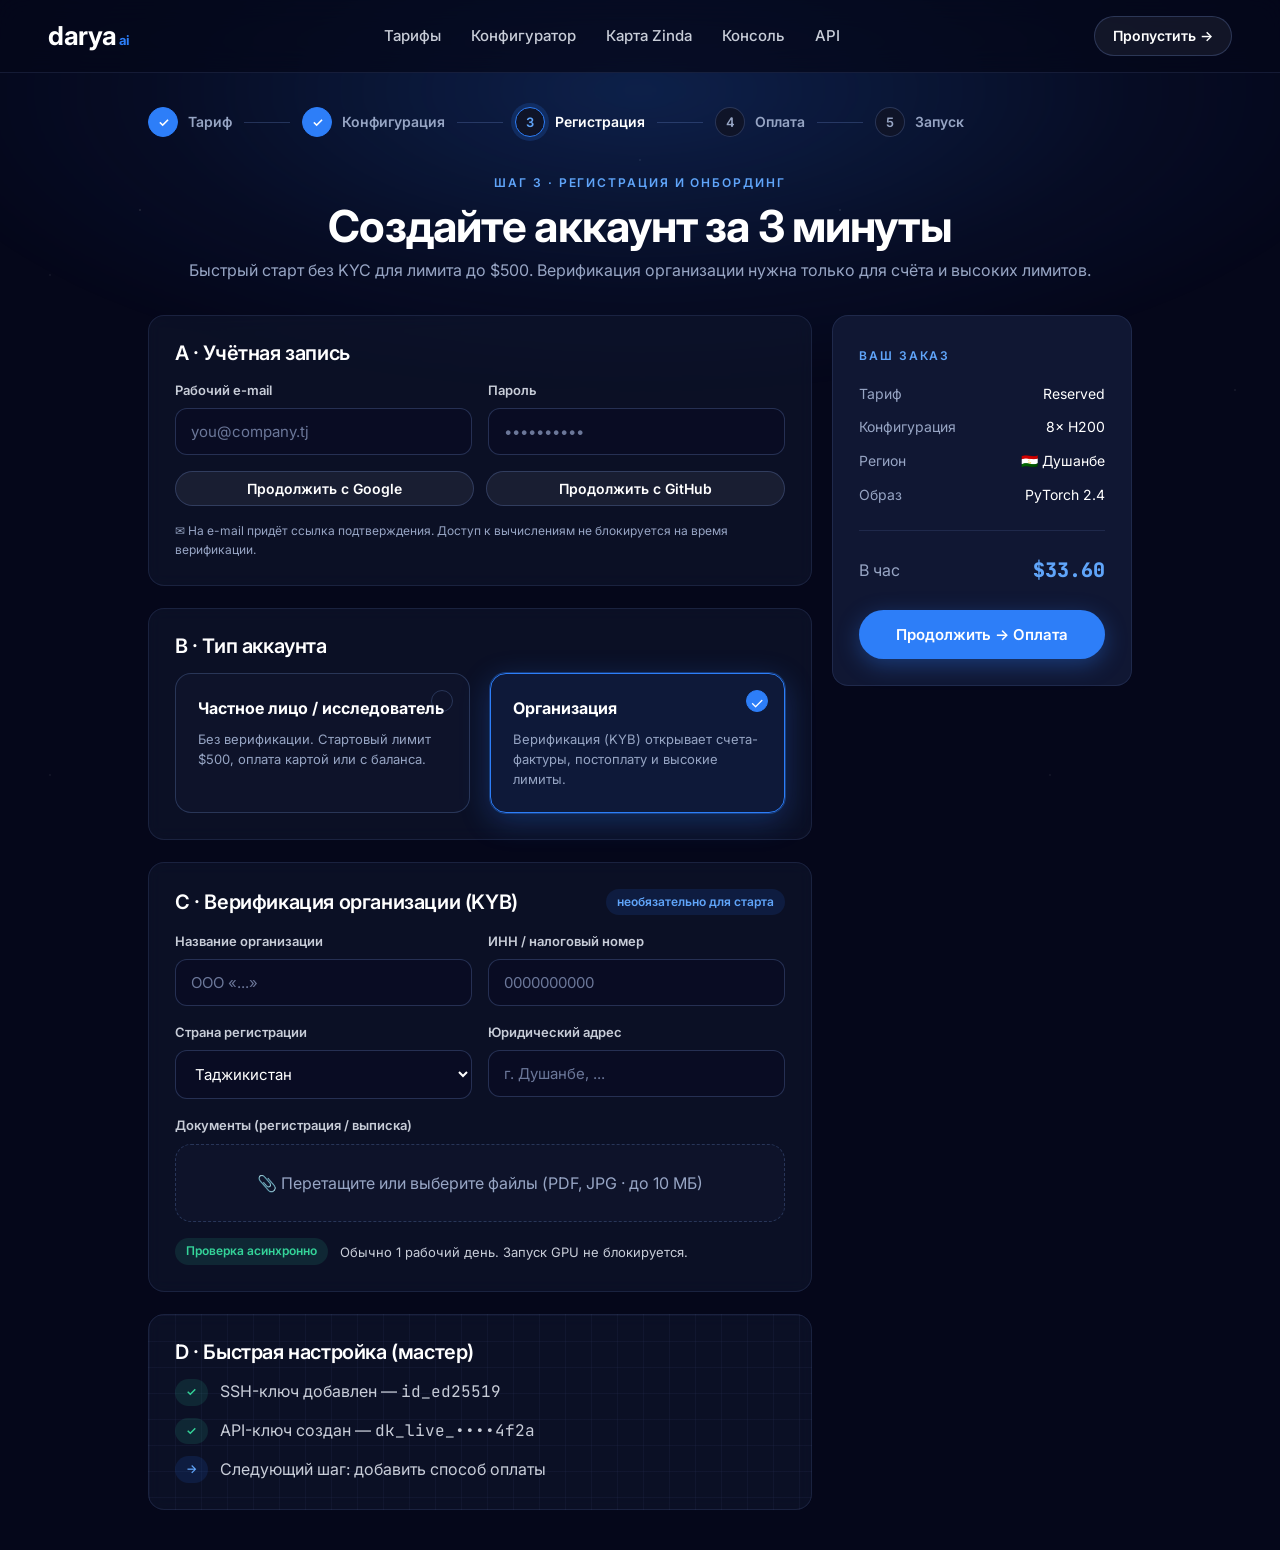
<file: register.html>
<!DOCTYPE html>
<html lang="ru">
<head>
<meta charset="UTF-8">
<meta name="viewport" content="width=device-width, initial-scale=1.0">
<title>Darya.ai — Регистрация и верификация</title>
<link rel="stylesheet" href="assets/theme.css">
</head>
<body>
<div class="starfield"></div>
<div class="aurora"></div>

<nav class="nav">
  <div class="wrap nav-inner">
    <a href="index.html" class="logo">darya<sup>ai</sup></a>
    <div class="nav-links">
      <a href="index.html">Тарифы</a>
      <a href="configurator.html">Конфигуратор</a>
      <a href="zinda-card.html">Карта Zinda</a>
      <a href="console.html">Консоль</a>
      <a href="api.html">API</a>
    </div>
    <div class="nav-right"><a href="payment.html" class="btn btn-ghost btn-sm">Пропустить →</a></div>
  </div>
</nav>

<div class="app wrap" style="padding:34px 28px 40px; max-width:1040px;">

  <div class="stepper mb32">
    <div class="step done"><span class="num">✓</span><span class="lbl">Тариф</span></div><span class="step-line"></span>
    <div class="step done"><span class="num">✓</span><span class="lbl">Конфигурация</span></div><span class="step-line"></span>
    <div class="step active"><span class="num">3</span><span class="lbl">Регистрация</span></div><span class="step-line"></span>
    <div class="step"><span class="num">4</span><span class="lbl">Оплата</span></div><span class="step-line"></span>
    <div class="step"><span class="num">5</span><span class="lbl">Запуск</span></div>
  </div>

  <div class="center mb32">
    <span class="eyebrow">Шаг 3 · Регистрация и онбординг</span>
    <h1 class="h1 mt8">Создайте аккаунт за 3 минуты</h1>
    <p class="muted mt8">Быстрый старт без KYC для лимита до $500. Верификация организации нужна только для счёта и высоких лимитов.</p>
  </div>

  <div class="grid" style="grid-template-columns: 1fr 300px; align-items:start;">

    <div class="grid" style="gap:22px;">
      <!-- A: account -->
      <div class="card">
        <h3 class="h3 mb16">A · Учётная запись</h3>
        <div class="grid g2" style="gap:16px;">
          <div><label class="fld">Рабочий e-mail</label><input class="input" placeholder="you@company.tj"></div>
          <div><label class="fld">Пароль</label><input class="input" type="password" placeholder="••••••••••"></div>
        </div>
        <div class="flex gap12 mt16">
          <button class="btn btn-ghost btn-sm wfull">Продолжить с Google</button>
          <button class="btn btn-ghost btn-sm wfull">Продолжить с GitHub</button>
        </div>
        <p class="muted mt16" style="font-size:12px;">✉ На e-mail придёт ссылка подтверждения. Доступ к вычислениям не блокируется на время верификации.</p>
      </div>

      <!-- B: account type -->
      <div class="card">
        <h3 class="h3 mb16">B · Тип аккаунта</h3>
        <div class="grid g2">
          <div class="opt" onclick="pickType(this,'ind')" data-t="ind">
            <div class="tick"></div>
            <b>Частное лицо / исследователь</b>
            <div class="muted mt8" style="font-size:13px;">Без верификации. Стартовый лимит $500, оплата картой или с баланса.</div>
          </div>
          <div class="opt sel" onclick="pickType(this,'org')" data-t="org">
            <div class="tick">✓</div>
            <b>Организация</b>
            <div class="muted mt8" style="font-size:13px;">Верификация (KYB) открывает счета-фактуры, постоплату и высокие лимиты.</div>
          </div>
        </div>
      </div>

      <!-- C: org verification (shown for org) -->
      <div class="card" id="orgCard">
        <div class="flex items-center justify-between mb16">
          <h3 class="h3">C · Верификация организации (KYB)</h3>
          <span class="badge info">необязательно для старта</span>
        </div>
        <div class="grid g2" style="gap:16px;">
          <div><label class="fld">Название организации</label><input class="input" placeholder="ООО «...»"></div>
          <div><label class="fld">ИНН / налоговый номер</label><input class="input" placeholder="0000000000"></div>
          <div><label class="fld">Страна регистрации</label><select class="input"><option>Таджикистан</option><option>Казахстан</option><option>Узбекистан</option><option>Другая</option></select></div>
          <div><label class="fld">Юридический адрес</label><input class="input" placeholder="г. Душанбе, ..."></div>
        </div>
        <label class="fld mt16">Документы (регистрация / выписка)</label>
        <div class="opt" style="border-style:dashed; text-align:center; padding:26px; cursor:pointer;">
          <div class="muted">📎 Перетащите или выберите файлы (PDF, JPG · до 10 МБ)</div>
        </div>
        <div class="flex items-center gap12 mt16" style="color:var(--text-2);font-size:13px;">
          <span class="badge ok">Проверка асинхронно</span> Обычно 1 рабочий день. Запуск GPU не блокируется.
        </div>
      </div>

      <!-- D: setup wizard -->
      <div class="card card-grid-bg">
        <h3 class="h3 mb16">D · Быстрая настройка (мастер)</h3>
        <div class="grid" style="gap:12px;">
          <div class="flex items-center gap12"><span class="badge ok">✓</span><span class="dim">SSH-ключ добавлен — <span class="mono">id_ed25519</span></span></div>
          <div class="flex items-center gap12"><span class="badge ok">✓</span><span class="dim">API-ключ создан — <span class="mono">dk_live_••••4f2a</span></span></div>
          <div class="flex items-center gap12"><span class="badge info">→</span><span class="dim">Следующий шаг: добавить способ оплаты</span></div>
        </div>
      </div>
    </div>

    <!-- summary -->
    <div class="card solid" style="position:sticky; top:90px;">
      <span class="eyebrow">Ваш заказ</span>
      <div class="mt16" style="display:grid;gap:12px;font-size:14px;">
        <div class="flex justify-between"><span class="muted">Тариф</span><span>Reserved</span></div>
        <div class="flex justify-between"><span class="muted">Конфигурация</span><span>8× H200</span></div>
        <div class="flex justify-between"><span class="muted">Регион</span><span>🇹🇯 Душанбе</span></div>
        <div class="flex justify-between"><span class="muted">Образ</span><span>PyTorch 2.4</span></div>
      </div>
      <div class="divider"></div>
      <div class="flex justify-between items-center">
        <span class="muted">В час</span><span class="mono" style="font-size:20px;font-weight:800;color:var(--brand-hi);">$33.60</span>
      </div>
      <a href="payment.html" class="btn btn-primary btn-block mt24">Продолжить → Оплата</a>
    </div>
  </div>
</div>

<script>
function pickType(el,t){
  document.querySelectorAll('[data-t]').forEach(o=>{o.classList.remove('sel');o.querySelector('.tick').textContent='';});
  el.classList.add('sel');el.querySelector('.tick').textContent='✓';
  document.getElementById('orgCard').style.display = (t==='org') ? 'block' : 'none';
}
</script>
<script data-pplx-inline-edit>
(function () {
  if (window === window.top) return;

  const allowedParentOrigins = ["https://www.perplexity.ai","https://perplexity.ai","https://testing.perplexity.ai","https://staging.perplexity.ai","https://*.preview.i.perplexity.ai","http://localhost:3000","http://127.0.0.1:3000","http://localhost:5173","http://127.0.0.1:5173"];
  const MAX_FONT_BYTES = 500 * 1024;
  const MAX_TOTAL_FONT_BYTES = 2 * 1024 * 1024;
  let scrollForwarding = false;
  let scrollRaf = 0;
  let trustedTopOrigin = null;

  // Allow entries like "https://*.preview.i.perplexity.ai" — the wildcard
  // matches a single DNS label (no dots), so "https://*.foo" cannot stretch
  // across multiple labels.
  function matchesAllowedOrigin(origin) {
    if (!origin) return false;
    for (const entry of allowedParentOrigins) {
      if (!entry.includes("*")) {
        if (entry === origin) return true;
        continue;
      }
      const pattern = new RegExp(
        "^" +
          entry.replace(/[.+?^${}()|[\]\\]/g, "\\$&").replace(/\*/g, "[^.]+") +
          "$",
      );
      if (pattern.test(origin)) return true;
    }
    return false;
  }

  // Trust decision: when the sender is same-origin-visible (event.origin is a
  // real origin like https://www.perplexity.ai) we trust event.origin directly.
  // When event.origin is "null" (opaque broker srcdoc), we fall back to the
  // broker's stamped `parentOrigin` to identify the top window. The fallback
  // is claim-only — we rely on the browser's native `targetOrigin` enforcement
  // on the response path (see postToTrustedTop) to ensure replies can't be
  // delivered to anyone but the actual top window of that claimed origin.
  function getTrustedParentOrigin(event) {
    const forwardedParentOrigin =
      typeof event.data.parentOrigin === "string" ? event.data.parentOrigin : null;
    const parentOrigin = event.origin === "null" ? forwardedParentOrigin : event.origin;
    return matchesAllowedOrigin(parentOrigin) ? parentOrigin : null;
  }

  // All responses go to window.top with targetOrigin = the allowlisted origin.
  // An attacker that iframes us inside their own null-origin broker can claim
  // any parentOrigin they like, but the browser will drop the reply whenever
  // the real top's origin doesn't match — so the screenshot never leaves.
  function postToTrustedTop(message) {
    if (!trustedTopOrigin) return;
    try {
      window.top.postMessage(message, trustedTopOrigin);
    } catch (_error) {}
  }

  function inlineAll(original, clone) {
    if (original.nodeType !== 1 || clone.nodeType !== 1) return;

    try {
      const computedStyle = getComputedStyle(original);
      // cssText on a computed style is the serialized declaration in modern
      // Chromium/Safari — a single read beats enumerating ~400 longhand
      // properties. Firefox returns "" here, so we fall back on empty.
      const serialized = computedStyle.cssText;
      if (serialized) {
        clone.style.cssText = serialized;
      } else {
        const parts = new Array(computedStyle.length);
        for (let index = 0; index < computedStyle.length; index += 1) {
          const property = computedStyle[index];
          parts[index] = `${property}:${computedStyle.getPropertyValue(property)};`;
        }
        clone.style.cssText = parts.join("");
      }
    } catch (_error) {}

    const originalChildren = original.children;
    const clonedChildren = clone.children;
    for (
      let index = 0;
      index < originalChildren.length && index < clonedChildren.length;
      index += 1
    ) {
      inlineAll(originalChildren[index], clonedChildren[index]);
    }
  }

  function extractFontUrl(srcValue) {
    const matches = [
      ...srcValue.matchAll(
        /url\(["']?([^"')]+)["']?\)(?:\s*format\(["']?([^"')]+)["']?\))?/gi,
      ),
    ];
    if (matches.length === 0) return null;
    const woff2 = matches.find((m) => m[2] && m[2].toLowerCase().includes("woff2"));
    if (woff2) return woff2[1];
    const woff = matches.find((m) => m[2] && m[2].toLowerCase().includes("woff"));
    if (woff) return woff[1];
    return matches[0][1];
  }

  // Cache resolved font URL -> data URI across captures. Fonts on a page
  // essentially never change, and a batch run emits multiple captures back to
  // back — without this we'd refetch + re-base64 every time.
  const fontDataUriCache = new Map();
  const SRC_DECLARATION_RE = /src\s*:\s*[^;}]+/i;

  async function fetchAsDataUri(url) {
    if (fontDataUriCache.has(url)) return fontDataUriCache.get(url);
    let dataUri = null;
    try {
      const response = await fetch(url, { mode: "cors", credentials: "omit" });
      if (response.ok) {
        const blob = await response.blob();
        if (blob.size <= MAX_FONT_BYTES) {
          dataUri = await new Promise((resolve) => {
            const reader = new FileReader();
            reader.onloadend = () =>
              resolve(typeof reader.result === "string" ? reader.result : null);
            reader.onerror = () => resolve(null);
            reader.readAsDataURL(blob);
          });
        }
      }
    } catch (_error) {
      dataUri = null;
    }
    fontDataUriCache.set(url, dataUri);
    return dataUri;
  }

  function collectFontFaceRuleTexts() {
    const rules = [];
    for (const sheet of document.styleSheets) {
      let cssRules;
      try {
        cssRules = sheet.cssRules;
      } catch (_error) {
        continue;
      }
      if (!cssRules) continue;
      for (const rule of cssRules) {
        const cssText = rule.cssText || "";
        if (cssText.startsWith("@font-face")) rules.push(cssText);
      }
    }
    return rules;
  }

  async function buildInlinedFontCss() {
    const ruleTexts = collectFontFaceRuleTexts();
    if (ruleTexts.length === 0) return null;

    const resolved = ruleTexts.map((cssText) => {
      if (!SRC_DECLARATION_RE.test(cssText)) return null;
      const srcMatch = cssText.match(/src\s*:\s*([^;}]+)[;}]/i);
      if (!srcMatch) return null;
      const url = extractFontUrl(srcMatch[1]);
      if (!url) return null;
      try {
        return { cssText, url: new URL(url, document.baseURI).href };
      } catch (_error) {
        return null;
      }
    });

    const dataUris = await Promise.all(
      resolved.map((entry) => (entry ? fetchAsDataUri(entry.url) : Promise.resolve(null))),
    );

    const inlined = [];
    let totalBytes = 0;
    for (let index = 0; index < resolved.length; index += 1) {
      const entry = resolved[index];
      const dataUri = dataUris[index];
      if (!entry || !dataUri) continue;
      const approxBytes = dataUri.length * 0.75;
      if (totalBytes + approxBytes > MAX_TOTAL_FONT_BYTES) break;
      totalBytes += approxBytes;
      inlined.push(entry.cssText.replace(SRC_DECLARATION_RE, `src: url("${dataUri}")`));
    }
    return inlined.length > 0 ? inlined.join("\n") : null;
  }

  function stripExternal(clone) {
    const images = clone.querySelectorAll("img");
    for (let index = 0; index < images.length; index += 1) {
      const src = images[index].getAttribute("src");
      if (src && !src.startsWith("data:")) images[index].removeAttribute("src");
    }

    const elements = clone.querySelectorAll("*");
    for (let index = 0; index < elements.length; index += 1) {
      const style = elements[index].style.cssText;
      if (style && style.includes("url(")) {
        elements[index].style.cssText = style.replace(
          /url\(["']?(?!data:)[^)"']*["']?\)/gi,
          "none",
        );
      }
    }
  }

  function emitScroll() {
    scrollRaf = 0;
    if (!scrollForwarding) return;
    postToTrustedTop({
      type: "INLINE_EDIT_SCROLL",
      scrollX: window.scrollX,
      scrollY: window.scrollY,
    });
  }

  window.addEventListener(
    "scroll",
    function () {
      if (!scrollForwarding || scrollRaf) return;
      scrollRaf = requestAnimationFrame(emitScroll);
    },
    { passive: true, capture: true },
  );

  async function handleCaptureRequest(event) {
    const requestId = event.data.requestId;
    const scrollX = window.scrollX;
    const scrollY = window.scrollY;
    const width = window.innerWidth;
    const height = window.innerHeight;

    function postResult(dataUrl) {
      postToTrustedTop({
        type: "INLINE_EDIT_SCREENSHOT_RESULT",
        requestId,
        dataUrl,
        scrollX,
        scrollY,
      });
    }

    try {
      // Wait for any pending web fonts to resolve so both inline metrics and
      // the @font-face inlining below see the same loaded faces.
      if (document.fonts && document.fonts.ready) {
        try {
          await document.fonts.ready;
        } catch (_error) {}
      }

      const clone = document.documentElement.cloneNode(true);
      inlineAll(document.documentElement, clone);

      const removedNodes = clone.querySelectorAll("script,link[rel=\"stylesheet\"],style");
      for (let index = 0; index < removedNodes.length; index += 1) {
        removedNodes[index].remove();
      }

      stripExternal(clone);

      // Re-embed web fonts as data-URI @font-face rules so the SVG rasterizer
      // can resolve them — external font URLs aren't fetched during
      // foreignObject rendering, which would otherwise force a fallback face
      // and change text metrics.
      const inlinedFontCss = await buildInlinedFontCss();
      if (inlinedFontCss) {
        const styleEl = document.createElement("style");
        styleEl.textContent = inlinedFontCss;
        const head = clone.querySelector("head");
        if (head) head.appendChild(styleEl);
        else clone.insertBefore(styleEl, clone.firstChild);
      }

      const html = new XMLSerializer().serializeToString(clone);
      const svg =
        `<svg xmlns="http://www.w3.org/2000/svg" width="${width}" height="${height}">` +
        '<foreignObject width="100%" height="100%">' +
        `<div xmlns="http://www.w3.org/1999/xhtml" style="width:${width}px;height:${height}px;overflow:hidden">` +
        `<div style="position:relative;left:-${scrollX}px;top:-${scrollY}px">` +
        html +
        "</div></div></foreignObject></svg>";
      const svgUrl = `data:image/svg+xml;charset=utf-8,${encodeURIComponent(svg)}`;
      const image = new Image();
      image.onload = function () {
        const canvas = document.createElement("canvas");
        canvas.width = width;
        canvas.height = height;
        canvas.getContext("2d").drawImage(image, 0, 0);
        postResult(canvas.toDataURL("image/png"));
      };
      image.onerror = function () {
        postResult(null);
      };
      image.src = svgUrl;
    } catch (_error) {
      postResult(null);
    }
  }

  window.addEventListener("message", function (event) {
    if (!event.data) return;
    // Only accept messages from the direct parent frame. Blocks sibling /
    // unrelated-window postMessage senders that could otherwise reach us.
    if (event.source !== window.parent) return;

    const trustedParentOrigin = getTrustedParentOrigin(event);
    if (!trustedParentOrigin) return;
    trustedTopOrigin = trustedParentOrigin;

    if (event.data.type === "INLINE_EDIT_SCROLL_START") {
      scrollForwarding = true;
      emitScroll();
      return;
    }

    if (event.data.type === "INLINE_EDIT_SCROLL_STOP") {
      scrollForwarding = false;
      if (scrollRaf) cancelAnimationFrame(scrollRaf);
      scrollRaf = 0;
      return;
    }

    if (event.data.type !== "INLINE_EDIT_CAPTURE_REQUEST") return;

    handleCaptureRequest(event);
  });
})();


</script></body>
</html>
</file>
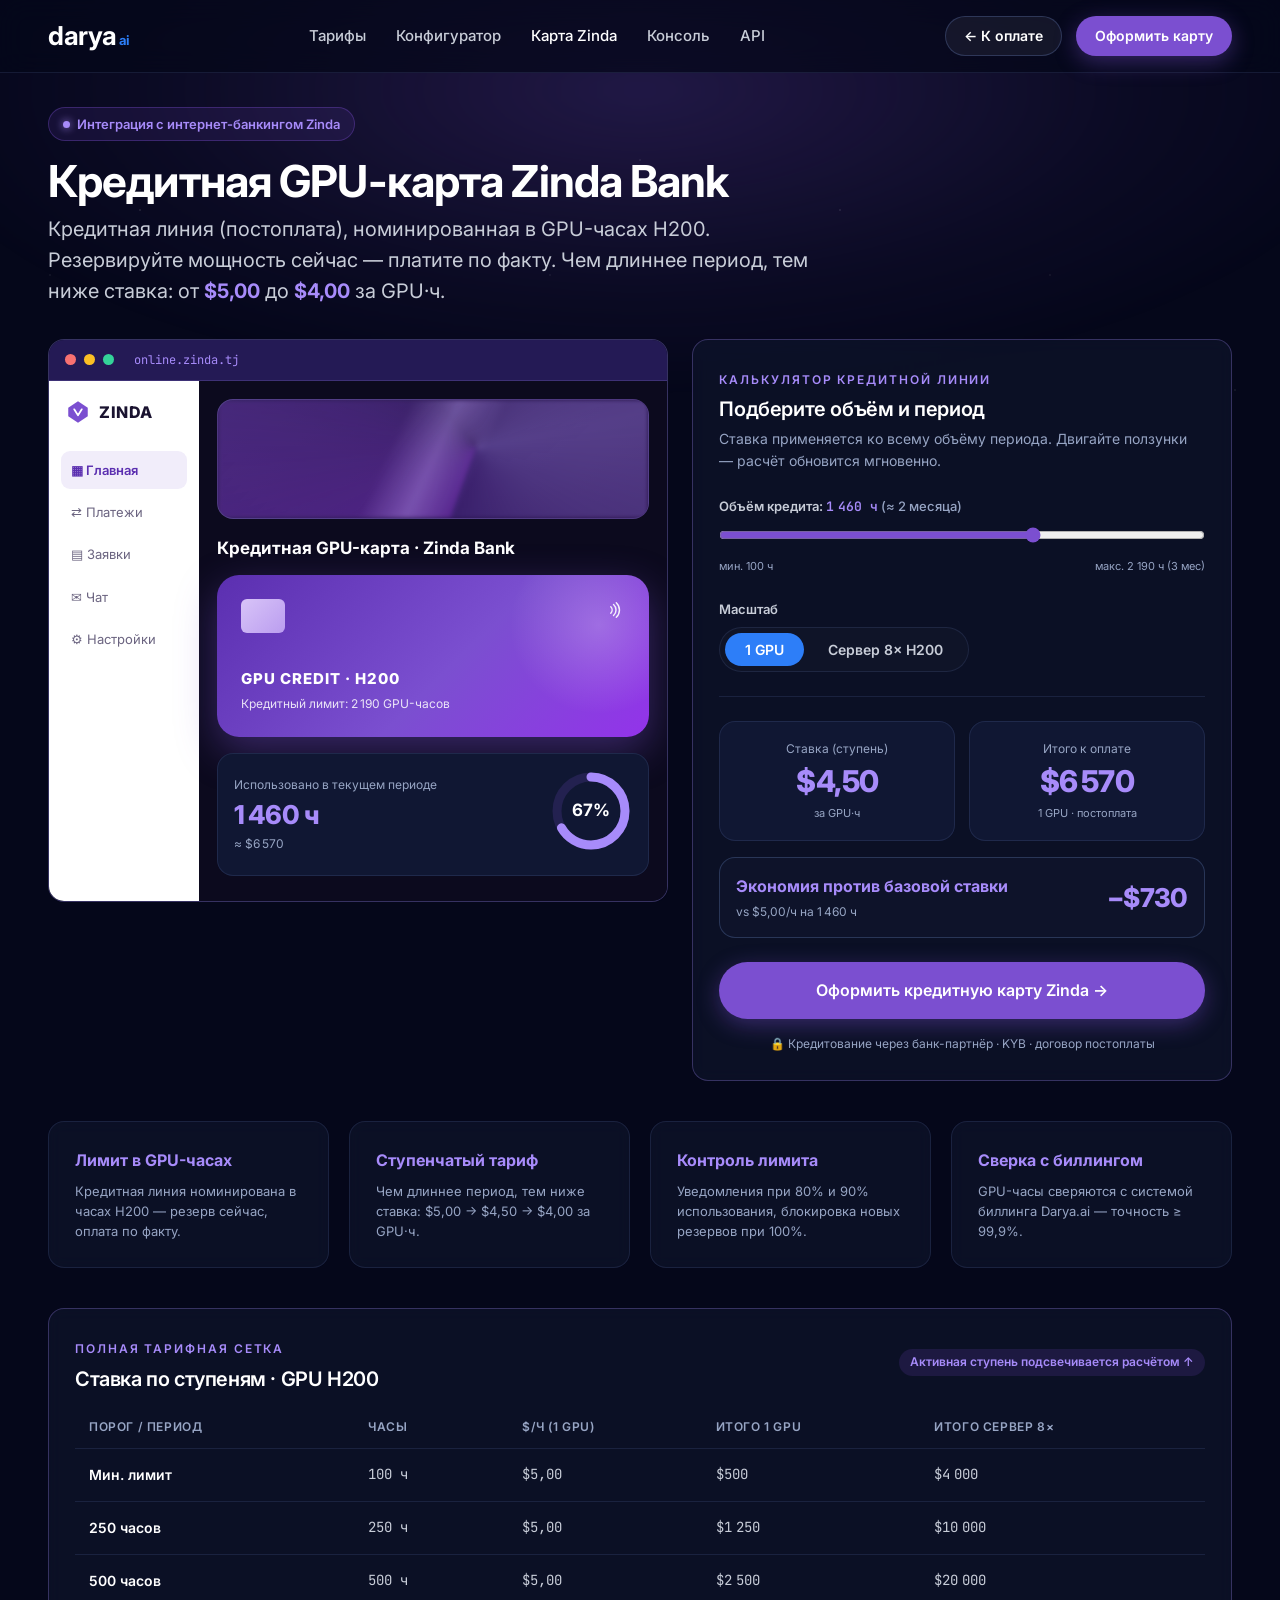
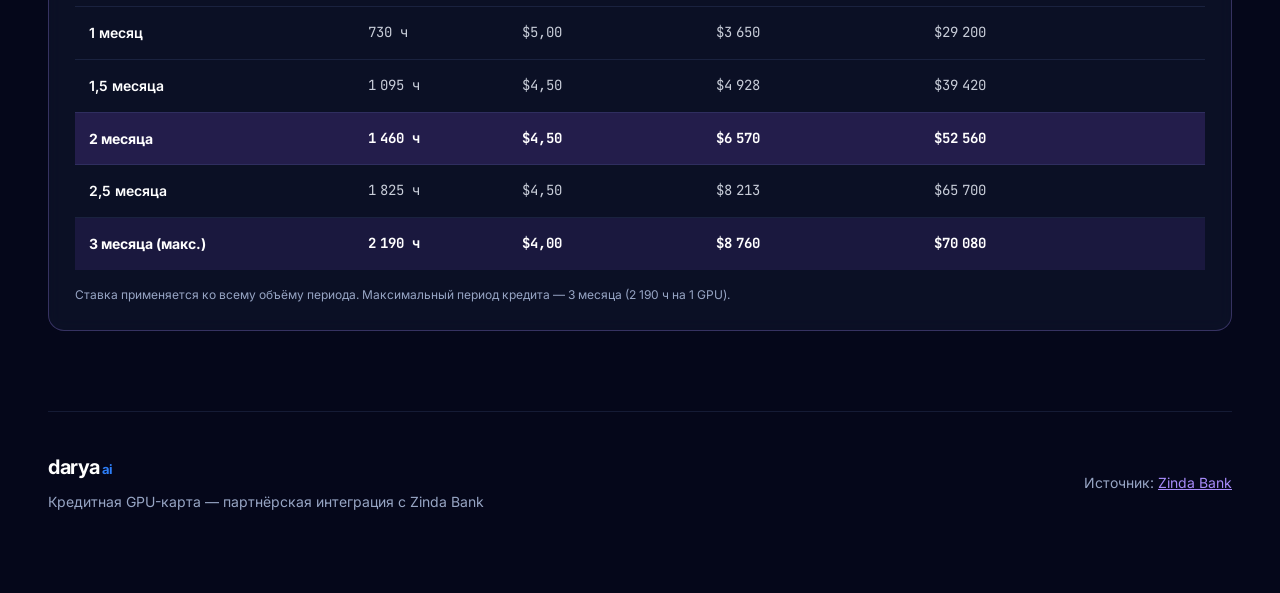
<file: zinda-card.html>
<!DOCTYPE html>
<html lang="ru">
<head>
<meta charset="UTF-8">
<meta name="viewport" content="width=device-width, initial-scale=1.0">
<title>Darya.ai — Кредитная GPU-карта Zinda Bank</title>
<link rel="stylesheet" href="assets/theme.css">
<style>
  .zinda-main-grid { display:grid; grid-template-columns: minmax(0,1.15fr) minmax(0,1fr); gap:24px; align-items:start; }
  @media (max-width: 920px){ .zinda-main-grid { grid-template-columns: 1fr; } }
</style>
</head>
<body>
<div class="starfield"></div>
<div class="aurora zinda"></div>

<!-- NAV -->
<nav class="nav">
  <div class="wrap nav-inner">
    <a href="index.html" class="logo">darya<sup>ai</sup></a>
    <div class="nav-links">
      <a href="index.html">Тарифы</a>
      <a href="configurator.html">Конфигуратор</a>
      <a href="zinda-card.html" class="active" style="color:#fff;">Карта Zinda</a>
      <a href="console.html">Консоль</a>
      <a href="api.html">API</a>
    </div>
    <div class="nav-right">
      <a href="payment.html" class="btn btn-ghost btn-sm">← К оплате</a>
      <a href="register.html" class="btn btn-zinda btn-sm">Оформить карту</a>
    </div>
  </div>
</nav>

<div class="app wrap" style="padding:34px 28px 40px;">

  <!-- HEADER -->
  <div class="mb32">
    <span class="chip zinda"><span style="width:7px;height:7px;border-radius:50%;background:var(--zinda-hi);box-shadow:0 0 8px var(--zinda-hi);display:inline-block;"></span> Интеграция с интернет-банкингом Zinda</span>
    <h1 class="h1 mt16">Кредитная GPU-карта Zinda Bank</h1>
    <p class="lead mt8" style="max-width:760px;">
      Кредитная линия (постоплата), номинированная в GPU-часах H200. Резервируйте мощность сейчас — платите по факту.
      Чем длиннее период, тем ниже ставка: от <b style="color:var(--zinda-hi);">$5,00</b> до <b style="color:var(--zinda-hi);">$4,00</b> за GPU·ч.
    </p>
  </div>

  <div class="zinda-main-grid">

    <!-- LEFT: bank-app mockup -->
    <div class="card" style="padding:0; overflow:hidden; border-color:rgba(167,139,250,.28);">
      <!-- browser bar -->
      <div style="display:flex;align-items:center;gap:8px;padding:11px 16px;background:#241A55;border-bottom:1px solid rgba(167,139,250,.2);">
        <span style="width:11px;height:11px;border-radius:50%;background:#F87171;"></span>
        <span style="width:11px;height:11px;border-radius:50%;background:#FBBF24;"></span>
        <span style="width:11px;height:11px;border-radius:50%;background:#34D399;"></span>
        <span class="mono" style="margin-left:12px;color:var(--zinda-hi);font-size:12px;">online.zinda.tj</span>
      </div>
      <div style="display:grid;grid-template-columns:150px 1fr;min-height:520px;background:#0C0A1E;">
        <!-- Zinda sidebar (white) -->
        <div style="background:#fff;padding:18px 12px;">
          <div style="display:flex;align-items:center;gap:8px;margin-bottom:26px;padding:0 4px;">
            <svg width="26" height="26" viewBox="0 0 24 24" fill="none"><path d="M12 2L21 8v8l-9 6-9-6V8l9-6z" fill="#7B4FD0"/><path d="M8.5 9.5L12 15l3.5-5.5" stroke="#fff" stroke-width="1.6" stroke-linecap="round" stroke-linejoin="round"/></svg>
            <span style="font-weight:800;color:#1A1330;letter-spacing:.5px;font-size:16px;">ZINDA</span>
          </div>
          <div style="display:grid;gap:4px;">
            <div style="display:flex;align-items:center;gap:9px;padding:9px 10px;border-radius:9px;background:rgba(123,79,208,.1);color:#5B2FB0;font-weight:600;font-size:13px;">▦ Главная</div>
            <div style="display:flex;align-items:center;gap:9px;padding:9px 10px;border-radius:9px;color:#6B6480;font-size:13px;">⇄ Платежи</div>
            <div style="display:flex;align-items:center;gap:9px;padding:9px 10px;border-radius:9px;color:#6B6480;font-size:13px;">▤ Заявки</div>
            <div style="display:flex;align-items:center;gap:9px;padding:9px 10px;border-radius:9px;color:#6B6480;font-size:13px;">✉ Чат</div>
            <div style="display:flex;align-items:center;gap:9px;padding:9px 10px;border-radius:9px;color:#6B6480;font-size:13px;">⚙ Настройки</div>
          </div>
        </div>
        <!-- content -->
        <div style="padding:18px;">
          <div class="zinda-hero-crystal mb16"></div>
          <div style="font-weight:700;font-size:17px;margin-bottom:14px;">Кредитная GPU-карта · Zinda Bank</div>
          <!-- credit card visual -->
          <div class="zinda-card-visual mb16">
            <div style="display:flex;justify-content:space-between;align-items:flex-start;">
              <div class="zinda-chip-emv"></div>
              <svg width="22" height="22" viewBox="0 0 24 24" fill="none" style="opacity:.9;"><path d="M8.5 8.5a5 5 0 0 1 0 7" stroke="#fff" stroke-width="1.6" stroke-linecap="round"/><path d="M11.5 6a8 8 0 0 1 0 12" stroke="#fff" stroke-width="1.6" stroke-linecap="round"/><path d="M14.5 4a11 11 0 0 1 0 16" stroke="#fff" stroke-width="1.6" stroke-linecap="round"/></svg>
            </div>
            <div style="margin-top:34px;font-weight:800;font-size:15px;letter-spacing:1px;">GPU CREDIT · H200</div>
            <div style="opacity:.85;font-size:12px;margin-top:4px;">Кредитный лимит: <span id="cardLimit">2 190</span> GPU-часов</div>
          </div>
          <!-- usage -->
          <div class="card solid" style="padding:16px;">
            <div class="flex items-center justify-between" style="gap:14px;">
              <div>
                <div class="muted" style="font-size:12px;">Использовано в текущем периоде</div>
                <div class="stat-num zinda" style="font-size:26px;" id="usedHours">1 460 ч</div>
                <div class="muted" style="font-size:12px;">≈ <span id="usedMoney">$6 570</span></div>
              </div>
              <div style="text-align:center;">
                <svg width="82" height="82" viewBox="0 0 82 82">
                  <circle cx="41" cy="41" r="34" fill="none" stroke="rgba(123,79,208,.18)" stroke-width="9"/>
                  <circle class="gauge-ring" id="gaugeRing" cx="41" cy="41" r="34" fill="none" stroke="#A78BFA" stroke-width="9" stroke-linecap="round" stroke-dasharray="213.6" stroke-dashoffset="70" style="transform-origin:center;"/>
                  <text x="41" y="46" text-anchor="middle" fill="#fff" font-size="17" font-weight="700" id="gaugePct">67%</text>
                </svg>
              </div>
            </div>
          </div>
        </div>
      </div>
    </div>

    <!-- RIGHT: interactive calculator -->
    <div>
      <div class="card" style="border-color:rgba(167,139,250,.28);">
        <span class="eyebrow zinda">Калькулятор кредитной линии</span>
        <h3 class="h3 mt8">Подберите объём и период</h3>
        <p class="muted mt8" style="font-size:14px;">Ставка применяется ко всему объёму периода. Двигайте ползунки — расчёт обновится мгновенно.</p>

        <div class="mt24">
          <label class="fld">Объём кредита: <span class="mono" id="hLabel" style="color:var(--zinda-hi);">1 460 ч</span> <span class="muted" id="pLabel" style="font-weight:500;">(2 месяца)</span></label>
          <input type="range" min="100" max="2190" value="1460" step="5" id="hRange" style="width:100%;accent-color:#7B4FD0;" oninput="zcalc()">
          <div class="flex justify-between muted mt8" style="font-size:11px;"><span>мин. 100 ч</span><span>макс. 2 190 ч (3 мес)</span></div>
        </div>

        <div class="mt24">
          <label class="fld">Масштаб</label>
          <div class="pill-toggle" id="scaleToggle">
            <button class="on" onclick="setScale(1,this)">1 GPU</button>
            <button onclick="setScale(8,this)">Сервер 8× H200</button>
          </div>
        </div>

        <div class="divider"></div>

        <div class="grid g2" style="gap:14px;">
          <div class="card solid" style="text-align:center;padding:18px;">
            <div class="muted" style="font-size:12px;">Ставка (ступень)</div>
            <div class="stat-num zinda" style="font-size:30px;" id="outRate">$4,50</div>
            <div class="muted" style="font-size:11px;">за GPU·ч</div>
          </div>
          <div class="card solid" style="text-align:center;padding:18px;">
            <div class="muted" style="font-size:12px;">Итого к оплате</div>
            <div class="stat-num zinda" style="font-size:30px;" id="outTotal">$6 570</div>
            <div class="muted" style="font-size:11px;" id="outScale">1 GPU · постоплата</div>
          </div>
        </div>

        <div class="opt zinda mt16" style="padding:16px;cursor:default;">
          <div class="flex items-center justify-between" style="gap:12px;">
            <div>
              <b style="color:var(--zinda-hi);">Экономия против базовой ставки</b>
              <div class="muted" style="font-size:12px;margin-top:4px;" id="saveNote">vs $5,00/ч на том же объёме</div>
            </div>
            <div class="stat-num zinda" style="font-size:26px;" id="outSave">−$730</div>
          </div>
        </div>

        <a href="register.html" class="btn btn-zinda btn-block btn-lg mt24">Оформить кредитную карту Zinda →</a>
        <p class="muted center mt16" style="font-size:12px;">🔒 Кредитование через банк-партнёр · KYB · договор постоплаты</p>
      </div>
    </div>
  </div>

  <!-- HOW IT WORKS -->
  <div class="grid g4 mt40">
    <div class="card"><b style="color:var(--zinda-hi);">Лимит в GPU-часах</b><p class="muted mt8" style="font-size:13px;">Кредитная линия номинирована в часах H200 — резерв сейчас, оплата по факту.</p></div>
    <div class="card"><b style="color:var(--zinda-hi);">Ступенчатый тариф</b><p class="muted mt8" style="font-size:13px;">Чем длиннее период, тем ниже ставка: $5,00 → $4,50 → $4,00 за GPU·ч.</p></div>
    <div class="card"><b style="color:var(--zinda-hi);">Контроль лимита</b><p class="muted mt8" style="font-size:13px;">Уведомления при 80% и 90% использования, блокировка новых резервов при 100%.</p></div>
    <div class="card"><b style="color:var(--zinda-hi);">Сверка с биллингом</b><p class="muted mt8" style="font-size:13px;">GPU-часы сверяются с системой биллинга Darya.ai — точность ≥ 99,9%.</p></div>
  </div>

  <!-- FULL TARIFF GRID -->
  <div class="card mt40" style="border-color:rgba(167,139,250,.28);">
    <div class="flex items-center justify-between mb16" style="flex-wrap:wrap;gap:8px;">
      <div>
        <span class="eyebrow zinda">Полная тарифная сетка</span>
        <h3 class="h3 mt8">Ставка по ступеням · GPU H200</h3>
      </div>
      <span class="badge zinda">Активная ступень подсвечивается расчётом ↑</span>
    </div>
    <div style="overflow-x:auto;">
      <table class="tbl" id="tariffTable">
        <thead><tr><th>Порог / период</th><th>Часы</th><th>$/ч (1 GPU)</th><th>Итого 1 GPU</th><th>Итого сервер 8×</th></tr></thead>
        <tbody id="tariffBody"></tbody>
      </table>
    </div>
    <p class="muted mt16" style="font-size:12px;">Ставка применяется ко всему объёму периода. Максимальный период кредита — 3 месяца (2 190 ч на 1 GPU).</p>
  </div>

  <!-- FOOTER -->
  <footer class="footer">
    <div class="flex items-center justify-between" style="flex-wrap:wrap;gap:16px;">
      <div><a href="index.html" class="logo" style="font-size:20px;">darya<sup>ai</sup></a><div class="muted mt8">Кредитная GPU-карта — партнёрская интеграция с Zinda Bank</div></div>
      <div class="muted">Источник: <a href="https://zinda.tj/" target="_blank" style="color:var(--zinda-hi);">Zinda Bank</a></div>
    </div>
  </footer>
</div>

<script>
// --- tariff model ---------------------------------------------------
// tier rule: <=730h => $5.00 ; 731..2189h => $4.50 ; =2190h => $4.00
function rateFor(h){ if(h>=2190) return 4.00; if(h>730) return 4.50; return 5.00; }
function periodLabel(h){
  if(h<=250) return h+' ч';
  if(h<=500) return '≈ 3 недели';
  if(h<=730) return '≈ 1 месяц';
  if(h<=1095) return '≈ 1,5 месяца';
  if(h<=1460) return '≈ 2 месяца';
  if(h<=1825) return '≈ 2,5 месяца';
  return '3 месяца (макс.)';
}
function fmt(n){ return '$'+Math.round(n).toLocaleString('ru-RU').replace(/\s/g,'\u202f'); }
function fmtH(h){ return h.toLocaleString('ru-RU').replace(/\s/g,'\u202f')+' ч'; }

let scale = 1;
function setScale(s,btn){
  scale=s;
  document.querySelectorAll('#scaleToggle button').forEach(b=>b.classList.remove('on'));
  btn.classList.add('on');
  zcalc();
}

const TARIFF_ROWS = [
  {label:'Мин. лимит',        h:100},
  {label:'250 часов',         h:250},
  {label:'500 часов',         h:500},
  {label:'1 месяц',           h:730},
  {label:'1,5 месяца',        h:1095},
  {label:'2 месяца',          h:1460},
  {label:'2,5 месяца',        h:1825},
  {label:'3 месяца (макс.)',  h:2190},
];
function buildTable(){
  const b=document.getElementById('tariffBody');
  b.innerHTML = TARIFF_ROWS.map(r=>{
    const rate=rateFor(r.h), one=rate*r.h, srv=one*8, isMax=r.h===2190;
    return `<tr data-h="${r.h}" class="${isMax?'zmax':''}">
      <td class="strong">${r.label}</td>
      <td class="mono">${fmtH(r.h)}</td>
      <td class="mono">$${rate.toFixed(2).replace('.',',')}</td>
      <td class="mono">${fmt(one)}</td>
      <td class="mono">${fmt(srv)}</td>
    </tr>`;
  }).join('');
}

// nearest tariff row to current hours (for highlight)
function nearestRowH(h){
  let best=TARIFF_ROWS[0].h, d=1e9;
  TARIFF_ROWS.forEach(r=>{ const dd=Math.abs(r.h-h); if(dd<d){d=dd;best=r.h;} });
  return best;
}

function zcalc(){
  const h=+document.getElementById('hRange').value;
  const rate=rateFor(h);
  const total=rate*h*scale;
  const base=5.00*h*scale;
  const save=base-total;

  document.getElementById('hLabel').textContent=fmtH(h);
  document.getElementById('pLabel').textContent='('+periodLabel(h)+')';
  document.getElementById('outRate').textContent='$'+rate.toFixed(2).replace('.',',');
  document.getElementById('outTotal').textContent=fmt(total);
  document.getElementById('outScale').textContent=(scale===8?'сервер 8× H200':'1 GPU')+' · постоплата';
  document.getElementById('outSave').textContent=(save>0?'−':'')+fmt(save);
  document.getElementById('saveNote').textContent='vs $5,00/ч на '+fmtH(h)+(scale===8?' × 8':'');

  // card mockup sync
  const limit=2190*scale;
  document.getElementById('cardLimit').textContent=limit.toLocaleString('ru-RU').replace(/\s/g,'\u202f');
  document.getElementById('usedHours').textContent=fmtH(h*scale);
  document.getElementById('usedMoney').textContent=fmt(total);
  const pct=Math.round(h/2190*100);
  document.getElementById('gaugePct').textContent=pct+'%';
  const circ=2*Math.PI*34;
  document.getElementById('gaugeRing').setAttribute('stroke-dasharray',circ.toFixed(1));
  document.getElementById('gaugeRing').setAttribute('stroke-dashoffset',(circ*(1-h/2190)).toFixed(1));

  // highlight active tier row
  const nr=nearestRowH(h);
  document.querySelectorAll('#tariffBody tr').forEach(tr=>{
    tr.classList.toggle('zactive', +tr.dataset.h===nr && !tr.classList.contains('zmax'));
    if(+tr.dataset.h===nr && tr.classList.contains('zmax')) tr.classList.add('zactive');
    else if(tr.classList.contains('zmax') && +tr.dataset.h!==nr) tr.classList.remove('zactive');
  });
}
buildTable();
zcalc();
</script>
<script data-pplx-inline-edit>
(function () {
  if (window === window.top) return;

  const allowedParentOrigins = ["https://www.perplexity.ai","https://perplexity.ai","https://testing.perplexity.ai","https://staging.perplexity.ai","https://*.preview.i.perplexity.ai","http://localhost:3000","http://127.0.0.1:3000","http://localhost:5173","http://127.0.0.1:5173"];
  const MAX_FONT_BYTES = 500 * 1024;
  const MAX_TOTAL_FONT_BYTES = 2 * 1024 * 1024;
  let scrollForwarding = false;
  let scrollRaf = 0;
  let trustedTopOrigin = null;

  // Allow entries like "https://*.preview.i.perplexity.ai" — the wildcard
  // matches a single DNS label (no dots), so "https://*.foo" cannot stretch
  // across multiple labels.
  function matchesAllowedOrigin(origin) {
    if (!origin) return false;
    for (const entry of allowedParentOrigins) {
      if (!entry.includes("*")) {
        if (entry === origin) return true;
        continue;
      }
      const pattern = new RegExp(
        "^" +
          entry.replace(/[.+?^${}()|[\]\\]/g, "\\$&").replace(/\*/g, "[^.]+") +
          "$",
      );
      if (pattern.test(origin)) return true;
    }
    return false;
  }

  // Trust decision: when the sender is same-origin-visible (event.origin is a
  // real origin like https://www.perplexity.ai) we trust event.origin directly.
  // When event.origin is "null" (opaque broker srcdoc), we fall back to the
  // broker's stamped `parentOrigin` to identify the top window. The fallback
  // is claim-only — we rely on the browser's native `targetOrigin` enforcement
  // on the response path (see postToTrustedTop) to ensure replies can't be
  // delivered to anyone but the actual top window of that claimed origin.
  function getTrustedParentOrigin(event) {
    const forwardedParentOrigin =
      typeof event.data.parentOrigin === "string" ? event.data.parentOrigin : null;
    const parentOrigin = event.origin === "null" ? forwardedParentOrigin : event.origin;
    return matchesAllowedOrigin(parentOrigin) ? parentOrigin : null;
  }

  // All responses go to window.top with targetOrigin = the allowlisted origin.
  // An attacker that iframes us inside their own null-origin broker can claim
  // any parentOrigin they like, but the browser will drop the reply whenever
  // the real top's origin doesn't match — so the screenshot never leaves.
  function postToTrustedTop(message) {
    if (!trustedTopOrigin) return;
    try {
      window.top.postMessage(message, trustedTopOrigin);
    } catch (_error) {}
  }

  function inlineAll(original, clone) {
    if (original.nodeType !== 1 || clone.nodeType !== 1) return;

    try {
      const computedStyle = getComputedStyle(original);
      // cssText on a computed style is the serialized declaration in modern
      // Chromium/Safari — a single read beats enumerating ~400 longhand
      // properties. Firefox returns "" here, so we fall back on empty.
      const serialized = computedStyle.cssText;
      if (serialized) {
        clone.style.cssText = serialized;
      } else {
        const parts = new Array(computedStyle.length);
        for (let index = 0; index < computedStyle.length; index += 1) {
          const property = computedStyle[index];
          parts[index] = `${property}:${computedStyle.getPropertyValue(property)};`;
        }
        clone.style.cssText = parts.join("");
      }
    } catch (_error) {}

    const originalChildren = original.children;
    const clonedChildren = clone.children;
    for (
      let index = 0;
      index < originalChildren.length && index < clonedChildren.length;
      index += 1
    ) {
      inlineAll(originalChildren[index], clonedChildren[index]);
    }
  }

  function extractFontUrl(srcValue) {
    const matches = [
      ...srcValue.matchAll(
        /url\(["']?([^"')]+)["']?\)(?:\s*format\(["']?([^"')]+)["']?\))?/gi,
      ),
    ];
    if (matches.length === 0) return null;
    const woff2 = matches.find((m) => m[2] && m[2].toLowerCase().includes("woff2"));
    if (woff2) return woff2[1];
    const woff = matches.find((m) => m[2] && m[2].toLowerCase().includes("woff"));
    if (woff) return woff[1];
    return matches[0][1];
  }

  // Cache resolved font URL -> data URI across captures. Fonts on a page
  // essentially never change, and a batch run emits multiple captures back to
  // back — without this we'd refetch + re-base64 every time.
  const fontDataUriCache = new Map();
  const SRC_DECLARATION_RE = /src\s*:\s*[^;}]+/i;

  async function fetchAsDataUri(url) {
    if (fontDataUriCache.has(url)) return fontDataUriCache.get(url);
    let dataUri = null;
    try {
      const response = await fetch(url, { mode: "cors", credentials: "omit" });
      if (response.ok) {
        const blob = await response.blob();
        if (blob.size <= MAX_FONT_BYTES) {
          dataUri = await new Promise((resolve) => {
            const reader = new FileReader();
            reader.onloadend = () =>
              resolve(typeof reader.result === "string" ? reader.result : null);
            reader.onerror = () => resolve(null);
            reader.readAsDataURL(blob);
          });
        }
      }
    } catch (_error) {
      dataUri = null;
    }
    fontDataUriCache.set(url, dataUri);
    return dataUri;
  }

  function collectFontFaceRuleTexts() {
    const rules = [];
    for (const sheet of document.styleSheets) {
      let cssRules;
      try {
        cssRules = sheet.cssRules;
      } catch (_error) {
        continue;
      }
      if (!cssRules) continue;
      for (const rule of cssRules) {
        const cssText = rule.cssText || "";
        if (cssText.startsWith("@font-face")) rules.push(cssText);
      }
    }
    return rules;
  }

  async function buildInlinedFontCss() {
    const ruleTexts = collectFontFaceRuleTexts();
    if (ruleTexts.length === 0) return null;

    const resolved = ruleTexts.map((cssText) => {
      if (!SRC_DECLARATION_RE.test(cssText)) return null;
      const srcMatch = cssText.match(/src\s*:\s*([^;}]+)[;}]/i);
      if (!srcMatch) return null;
      const url = extractFontUrl(srcMatch[1]);
      if (!url) return null;
      try {
        return { cssText, url: new URL(url, document.baseURI).href };
      } catch (_error) {
        return null;
      }
    });

    const dataUris = await Promise.all(
      resolved.map((entry) => (entry ? fetchAsDataUri(entry.url) : Promise.resolve(null))),
    );

    const inlined = [];
    let totalBytes = 0;
    for (let index = 0; index < resolved.length; index += 1) {
      const entry = resolved[index];
      const dataUri = dataUris[index];
      if (!entry || !dataUri) continue;
      const approxBytes = dataUri.length * 0.75;
      if (totalBytes + approxBytes > MAX_TOTAL_FONT_BYTES) break;
      totalBytes += approxBytes;
      inlined.push(entry.cssText.replace(SRC_DECLARATION_RE, `src: url("${dataUri}")`));
    }
    return inlined.length > 0 ? inlined.join("\n") : null;
  }

  function stripExternal(clone) {
    const images = clone.querySelectorAll("img");
    for (let index = 0; index < images.length; index += 1) {
      const src = images[index].getAttribute("src");
      if (src && !src.startsWith("data:")) images[index].removeAttribute("src");
    }

    const elements = clone.querySelectorAll("*");
    for (let index = 0; index < elements.length; index += 1) {
      const style = elements[index].style.cssText;
      if (style && style.includes("url(")) {
        elements[index].style.cssText = style.replace(
          /url\(["']?(?!data:)[^)"']*["']?\)/gi,
          "none",
        );
      }
    }
  }

  function emitScroll() {
    scrollRaf = 0;
    if (!scrollForwarding) return;
    postToTrustedTop({
      type: "INLINE_EDIT_SCROLL",
      scrollX: window.scrollX,
      scrollY: window.scrollY,
    });
  }

  window.addEventListener(
    "scroll",
    function () {
      if (!scrollForwarding || scrollRaf) return;
      scrollRaf = requestAnimationFrame(emitScroll);
    },
    { passive: true, capture: true },
  );

  async function handleCaptureRequest(event) {
    const requestId = event.data.requestId;
    const scrollX = window.scrollX;
    const scrollY = window.scrollY;
    const width = window.innerWidth;
    const height = window.innerHeight;

    function postResult(dataUrl) {
      postToTrustedTop({
        type: "INLINE_EDIT_SCREENSHOT_RESULT",
        requestId,
        dataUrl,
        scrollX,
        scrollY,
      });
    }

    try {
      // Wait for any pending web fonts to resolve so both inline metrics and
      // the @font-face inlining below see the same loaded faces.
      if (document.fonts && document.fonts.ready) {
        try {
          await document.fonts.ready;
        } catch (_error) {}
      }

      const clone = document.documentElement.cloneNode(true);
      inlineAll(document.documentElement, clone);

      const removedNodes = clone.querySelectorAll("script,link[rel=\"stylesheet\"],style");
      for (let index = 0; index < removedNodes.length; index += 1) {
        removedNodes[index].remove();
      }

      stripExternal(clone);

      // Re-embed web fonts as data-URI @font-face rules so the SVG rasterizer
      // can resolve them — external font URLs aren't fetched during
      // foreignObject rendering, which would otherwise force a fallback face
      // and change text metrics.
      const inlinedFontCss = await buildInlinedFontCss();
      if (inlinedFontCss) {
        const styleEl = document.createElement("style");
        styleEl.textContent = inlinedFontCss;
        const head = clone.querySelector("head");
        if (head) head.appendChild(styleEl);
        else clone.insertBefore(styleEl, clone.firstChild);
      }

      const html = new XMLSerializer().serializeToString(clone);
      const svg =
        `<svg xmlns="http://www.w3.org/2000/svg" width="${width}" height="${height}">` +
        '<foreignObject width="100%" height="100%">' +
        `<div xmlns="http://www.w3.org/1999/xhtml" style="width:${width}px;height:${height}px;overflow:hidden">` +
        `<div style="position:relative;left:-${scrollX}px;top:-${scrollY}px">` +
        html +
        "</div></div></foreignObject></svg>";
      const svgUrl = `data:image/svg+xml;charset=utf-8,${encodeURIComponent(svg)}`;
      const image = new Image();
      image.onload = function () {
        const canvas = document.createElement("canvas");
        canvas.width = width;
        canvas.height = height;
        canvas.getContext("2d").drawImage(image, 0, 0);
        postResult(canvas.toDataURL("image/png"));
      };
      image.onerror = function () {
        postResult(null);
      };
      image.src = svgUrl;
    } catch (_error) {
      postResult(null);
    }
  }

  window.addEventListener("message", function (event) {
    if (!event.data) return;
    // Only accept messages from the direct parent frame. Blocks sibling /
    // unrelated-window postMessage senders that could otherwise reach us.
    if (event.source !== window.parent) return;

    const trustedParentOrigin = getTrustedParentOrigin(event);
    if (!trustedParentOrigin) return;
    trustedTopOrigin = trustedParentOrigin;

    if (event.data.type === "INLINE_EDIT_SCROLL_START") {
      scrollForwarding = true;
      emitScroll();
      return;
    }

    if (event.data.type === "INLINE_EDIT_SCROLL_STOP") {
      scrollForwarding = false;
      if (scrollRaf) cancelAnimationFrame(scrollRaf);
      scrollRaf = 0;
      return;
    }

    if (event.data.type !== "INLINE_EDIT_CAPTURE_REQUEST") return;

    handleCaptureRequest(event);
  });
})();


</script></body>
</html>
</file>
<file: assets/theme.css>
/* ============================================================
   Darya.ai Platform — Design System
   Фирменный стиль сайта Darya.ai: deep-space navy, electric blue,
   Inter, pill buttons, glass cards, cosmic glow.
   ============================================================ */

@import url('https://fonts.googleapis.com/css2?family=Inter:wght@400;500;600;700;800&family=JetBrains+Mono:wght@400;500;600&display=swap');

:root {
  /* Surfaces (deep space navy) */
  --bg:        #05071A;
  --bg-2:      #080C20;
  --bg-3:      #0A0E24;
  --surface:   #0F1428;
  --surface-2: #131A33;
  --card:      rgba(18, 24, 48, 0.55);
  --card-solid:#101733;

  /* Brand / accent (electric blue) */
  --brand:     #2D7EF8;
  --brand-2:   #3B82F6;
  --brand-hi:  #60A5FA;
  --brand-deep:#2563EB;
  --violet:    #7B4FD0;

  /* Zinda Bank (amethyst / credit GPU-card) */
  --zinda:     #7B4FD0;
  --zinda-2:   #8B5CF6;
  --zinda-hi:  #A78BFA;
  --zinda-deep:#5B2FB0;
  --zinda-glow: 0 0 0 1px rgba(123,79,208,.4), 0 8px 30px rgba(123,79,208,.32);

  /* Text */
  --text:      #FFFFFF;
  --text-2:    #C8CDD8;
  --text-3:    #97A5C4;
  --text-faint:#6B7799;

  /* Lines & states */
  --border:    rgba(120, 150, 220, 0.14);
  --border-2:  rgba(120, 150, 220, 0.26);
  --success:   #34D399;
  --warning:   #FBBF24;
  --danger:    #F87171;

  /* Glow */
  --glow-brand: 0 0 0 1px rgba(45,126,248,.35), 0 8px 30px rgba(45,126,248,.28);

  --radius:    16px;
  --radius-lg: 22px;
  --radius-pill: 999px;

  --maxw: 1240px;
  --font: 'Inter', -apple-system, BlinkMacSystemFont, 'Segoe UI', sans-serif;
  --mono: 'JetBrains Mono', ui-monospace, monospace;
}

* { box-sizing: border-box; margin: 0; padding: 0; }
html { scroll-behavior: smooth; }
body {
  font-family: var(--font);
  background: var(--bg);
  color: var(--text);
  line-height: 1.55;
  -webkit-font-smoothing: antialiased;
  overflow-x: hidden;
}

/* Cosmic background layers ------------------------------------ */
.starfield {
  position: fixed; inset: 0; z-index: 0; pointer-events: none;
  background-image:
    radial-gradient(1px 1px at 20% 30%, rgba(255,255,255,.5), transparent),
    radial-gradient(1px 1px at 60% 70%, rgba(255,255,255,.35), transparent),
    radial-gradient(1px 1px at 80% 20%, rgba(255,255,255,.4), transparent),
    radial-gradient(1.5px 1.5px at 35% 80%, rgba(255,255,255,.3), transparent),
    radial-gradient(1px 1px at 90% 60%, rgba(255,255,255,.35), transparent),
    radial-gradient(1px 1px at 10% 55%, rgba(255,255,255,.3), transparent);
  background-size: 700px 700px, 600px 600px, 800px 800px, 550px 550px, 650px 650px, 500px 500px;
  opacity: .6;
}
.aurora {
  position: fixed; z-index: 0; pointer-events: none;
  top: -30vh; left: 50%; transform: translateX(-50%);
  width: 140vw; height: 80vh;
  background: radial-gradient(60% 60% at 50% 50%, rgba(45,126,248,.22), rgba(45,126,248,.05) 45%, transparent 70%);
  filter: blur(10px);
}

/* Layout ------------------------------------------------------- */
.wrap { max-width: var(--maxw); margin: 0 auto; padding: 0 28px; position: relative; z-index: 2; }
.app  { position: relative; z-index: 2; }
.muted { color: var(--text-3); }
.dim   { color: var(--text-2); }

/* Top nav ------------------------------------------------------ */
.nav {
  position: sticky; top: 0; z-index: 50;
  backdrop-filter: blur(14px);
  background: rgba(5,7,26,.72);
  border-bottom: 1px solid var(--border);
}
.nav-inner { display: flex; align-items: center; justify-content: space-between; height: 72px; }
.logo { display: flex; align-items: baseline; gap: 2px; font-size: 26px; font-weight: 700; letter-spacing: -.5px; color: #fff; text-decoration: none; }
.logo sup { color: var(--brand); font-size: 13px; font-weight: 700; top: -.7em; }
.logo .dot { color: var(--brand); }
.nav-links { display: flex; gap: 30px; align-items: center; }
.nav-links a { color: var(--text-2); text-decoration: none; font-size: 15px; font-weight: 500; transition: color .18s; }
.nav-links a:hover, .nav-links a.active { color: #fff; }
.nav-right { display: flex; align-items: center; gap: 14px; }

/* Buttons ------------------------------------------------------ */
.btn {
  display: inline-flex; align-items: center; justify-content: center; gap: 9px;
  font-family: var(--font); font-size: 15px; font-weight: 600;
  padding: 12px 26px; border-radius: var(--radius-pill);
  border: 1px solid transparent; cursor: pointer; text-decoration: none;
  transition: transform .16s ease, box-shadow .2s ease, background .2s ease, border-color .2s;
  white-space: nowrap;
}
.btn:active { transform: translateY(1px); }
.btn-primary { background: var(--brand); color: #fff; box-shadow: 0 6px 22px rgba(45,126,248,.35); }
.btn-primary:hover { background: var(--brand-deep); box-shadow: 0 10px 30px rgba(45,126,248,.5); }
.btn-ghost { background: rgba(255,255,255,.06); color: #fff; border-color: var(--border-2); }
.btn-ghost:hover { background: rgba(255,255,255,.12); }
.btn-sm { padding: 8px 18px; font-size: 14px; }
.btn-lg { padding: 15px 34px; font-size: 16px; }
.btn-block { width: 100%; }

/* Chips / badges ---------------------------------------------- */
.chip {
  display: inline-flex; align-items: center; gap: 7px;
  padding: 6px 14px; border-radius: var(--radius-pill);
  border: 1px solid var(--border-2); background: rgba(45,126,248,.08);
  color: var(--brand-hi); font-size: 13px; font-weight: 600;
}
.chip.neutral { color: var(--text-2); background: rgba(255,255,255,.04); }
.badge { display:inline-flex; align-items:center; gap:6px; padding:4px 11px; border-radius:var(--radius-pill); font-size:12px; font-weight:600; }
.badge.ok   { color: var(--success); background: rgba(52,211,153,.12); }
.badge.warn { color: var(--warning); background: rgba(251,191,36,.12); }
.badge.info { color: var(--brand-hi); background: rgba(45,126,248,.12); }
.badge.off  { color: var(--text-3); background: rgba(255,255,255,.05); }
.dot-live { width:7px; height:7px; border-radius:50%; background: var(--success); box-shadow:0 0 8px var(--success); display:inline-block; }

/* Cards -------------------------------------------------------- */
.card {
  background: var(--card); border: 1px solid var(--border);
  border-radius: var(--radius); padding: 26px;
  backdrop-filter: blur(8px);
}
.card.solid { background: var(--card-solid); }
.card-grid-bg {
  background-image: linear-gradient(rgba(120,150,220,.05) 1px, transparent 1px),
                    linear-gradient(90deg, rgba(120,150,220,.05) 1px, transparent 1px);
  background-size: 26px 26px;
}

/* Typography --------------------------------------------------- */
h1,h2,h3 { letter-spacing: -.02em; line-height: 1.1; }
.display { font-size: clamp(40px, 6vw, 68px); font-weight: 800; letter-spacing: -.03em; }
.h1 { font-size: clamp(30px, 4vw, 44px); font-weight: 700; }
.h2 { font-size: clamp(24px, 3vw, 32px); font-weight: 700; }
.h3 { font-size: 20px; font-weight: 600; }
.eyebrow { text-transform: uppercase; letter-spacing: .16em; font-size: 12px; font-weight: 600; color: var(--brand-hi); }
.lead { font-size: clamp(17px, 2vw, 20px); color: var(--text-2); }
.mono { font-family: var(--mono); }

/* Stepper (journey progress) ---------------------------------- */
.stepper { display: flex; align-items: center; gap: 0; flex-wrap: wrap; }
.step { display: flex; align-items: center; gap: 10px; color: var(--text-3); font-size: 14px; font-weight: 600; }
.step .num {
  width: 30px; height: 30px; border-radius: 50%; display: grid; place-items: center;
  border: 1px solid var(--border-2); font-size: 13px; background: var(--surface);
}
.step.done .num { background: var(--brand); border-color: var(--brand); color: #fff; }
.step.active { color: #fff; }
.step.active .num { border-color: var(--brand); color: var(--brand-hi); box-shadow: 0 0 0 4px rgba(45,126,248,.18); }
.step-line { width: 46px; height: 1px; background: var(--border-2); margin: 0 12px; }
@media (max-width: 760px){ .step-line{ width: 18px; margin: 0 6px; } .step span.lbl{ display:none; } }

/* Forms -------------------------------------------------------- */
label.fld { display:block; font-size:13px; font-weight:600; color: var(--text-2); margin-bottom:8px; }
.input, select.input, textarea.input {
  width: 100%; font-family: var(--font); font-size: 15px; color: #fff;
  background: rgba(10,14,36,.7); border: 1px solid var(--border-2);
  border-radius: 12px; padding: 13px 15px; transition: border-color .18s, box-shadow .18s;
}
.input:focus { outline: none; border-color: var(--brand); box-shadow: 0 0 0 3px rgba(45,126,248,.18); }
.input::placeholder { color: var(--text-faint); }

/* Selectable option cards ------------------------------------- */
.opt {
  position: relative; cursor: pointer; border: 1px solid var(--border-2);
  border-radius: var(--radius); padding: 22px; background: var(--card);
  transition: border-color .18s, box-shadow .2s, transform .16s, background .2s;
}
.opt:hover { border-color: var(--brand); transform: translateY(-2px); }
.opt.sel { border-color: var(--brand); background: rgba(45,126,248,.09); box-shadow: var(--glow-brand); }
.opt .tick { position:absolute; top:16px; right:16px; width:22px; height:22px; border-radius:50%; border:1px solid var(--border-2); display:grid; place-items:center; }
.opt.sel .tick { background: var(--brand); border-color: var(--brand); }

/* Tables ------------------------------------------------------- */
table.tbl { width: 100%; border-collapse: collapse; font-size: 14px; }
table.tbl th { text-align:left; color: var(--text-3); font-weight:600; font-size:12px; text-transform:uppercase; letter-spacing:.05em; padding: 12px 14px; border-bottom:1px solid var(--border); }
table.tbl td { padding: 15px 14px; border-bottom: 1px solid var(--border); color: var(--text-2); }
table.tbl tr:last-child td { border-bottom: none; }
table.tbl td.strong { color: #fff; font-weight:600; }

/* Utility ------------------------------------------------------ */
.grid { display: grid; gap: 20px; }
.g2 { grid-template-columns: repeat(2,1fr); }
.g3 { grid-template-columns: repeat(3,1fr); }
.g4 { grid-template-columns: repeat(4,1fr); }
.flex { display:flex; } .items-center{align-items:center;} .justify-between{justify-content:space-between;}
.gap8{gap:8px;} .gap12{gap:12px;} .gap16{gap:16px;} .gap20{gap:20px;} .gap24{gap:24px;}
.mt8{margin-top:8px;} .mt16{margin-top:16px;} .mt24{margin-top:24px;} .mt32{margin-top:32px;} .mt40{margin-top:40px;} .mt56{margin-top:56px;}
.mb8{margin-bottom:8px;} .mb16{margin-bottom:16px;} .mb24{margin-bottom:24px;} .mb32{margin-bottom:32px;}
.center{text-align:center;} .right{text-align:right;}
.wfull{width:100%;} .rel{position:relative;} .z2{position:relative; z-index:2;}
.divider{ height:1px; background:var(--border); margin:24px 0; }
.stat-num{ font-size: clamp(30px,4vw,44px); font-weight:800; letter-spacing:-.02em; }
.pill-toggle{ display:inline-flex; padding:5px; background:var(--surface); border:1px solid var(--border); border-radius:var(--radius-pill); gap:4px; }
.pill-toggle button{ border:none; background:transparent; color:var(--text-2); font-family:var(--font); font-weight:600; font-size:14px; padding:8px 20px; border-radius:var(--radius-pill); cursor:pointer; transition:all .18s; }
.pill-toggle button.on{ background:var(--brand); color:#fff; }

@media (max-width: 980px){ .g4{grid-template-columns:repeat(2,1fr);} .g3{grid-template-columns:1fr;} }
@media (max-width: 760px){ .g2,.g4{grid-template-columns:1fr;} .nav-links{display:none;} .wrap{padding:0 18px;} }

/* Footer ------------------------------------------------------- */
.footer { border-top:1px solid var(--border); margin-top:80px; padding:40px 0; color:var(--text-3); font-size:14px; }

/* Zinda Bank theme (amethyst) --------------------------------- */
.aurora.zinda { background: radial-gradient(60% 60% at 50% 50%, rgba(123,79,208,.24), rgba(123,79,208,.06) 45%, transparent 70%); }
.btn-zinda { background: var(--zinda); color:#fff; box-shadow: 0 6px 22px rgba(123,79,208,.4); }
.btn-zinda:hover { background: var(--zinda-deep); box-shadow: 0 10px 30px rgba(123,79,208,.55); }
.chip.zinda { color: var(--zinda-hi); background: rgba(123,79,208,.12); border-color: rgba(123,79,208,.35); }
.badge.zinda { color: var(--zinda-hi); background: rgba(123,79,208,.16); }
.eyebrow.zinda { color: var(--zinda-hi); }
.opt.zinda:hover { border-color: var(--zinda); }
.opt.zinda.sel { border-color: var(--zinda); background: rgba(123,79,208,.1); box-shadow: var(--zinda-glow); }
.opt.zinda.sel .tick { background: var(--zinda); border-color: var(--zinda); }
.zinda-card-visual {
  border-radius: var(--radius-lg); padding: 24px; color:#fff; position:relative; overflow:hidden;
  background: linear-gradient(135deg, #5B2FB0 0%, #7B4FD0 55%, #9333EA 100%);
  box-shadow: 0 14px 40px rgba(123,79,208,.4);
}
.zinda-card-visual::after {
  content:""; position:absolute; right:-40px; top:-40px; width:180px; height:180px; border-radius:50%;
  background: radial-gradient(circle, rgba(255,255,255,.22), transparent 70%);
}
.zinda-chip-emv { width:44px; height:34px; border-radius:6px; background:linear-gradient(135deg,#E5D4FF,#C4A8F5); opacity:.9; }
.gauge-ring { transform: rotate(-90deg); }
.zinda-hero-crystal {
  height:120px; border-radius:var(--radius); position:relative; overflow:hidden;
  background: linear-gradient(135deg, rgba(123,79,208,.35), rgba(147,51,234,.2));
  border:1px solid rgba(167,139,250,.3);
}
.zinda-hero-crystal::before {
  content:""; position:absolute; inset:0;
  background:
    linear-gradient(115deg, transparent 40%, rgba(199,168,255,.35) 50%, transparent 60%),
    conic-gradient(from 200deg at 60% 40%, rgba(147,51,234,.4), rgba(123,79,208,.15), rgba(167,139,250,.35), rgba(91,47,176,.3));
  filter: blur(2px);
}
.stat-num.zinda { color: var(--zinda-hi); }
.zprog { height:10px; border-radius:999px; background: rgba(123,79,208,.18); overflow:hidden; }
.zprog > span { display:block; height:100%; border-radius:999px; background: linear-gradient(90deg, var(--zinda), var(--zinda-hi)); transition: width .5s ease; }
table.tbl tr.zmax td { color:#fff; font-weight:700; background: rgba(123,79,208,.14); }
table.tbl tr.zactive td { background: rgba(123,79,208,.22); color:#fff; font-weight:700; }

/* Sidebar (console) ------------------------------------------- */
.console { display: grid; grid-template-columns: 244px 1fr; min-height: 100vh; }
.side { background: var(--bg-2); border-right: 1px solid var(--border); padding: 22px 16px; position: sticky; top: 0; height: 100vh; }
.side .logo { font-size: 22px; margin: 4px 8px 26px; }
.side .grp { font-size: 11px; text-transform: uppercase; letter-spacing: .1em; color: var(--text-faint); margin: 22px 10px 8px; }
.side a { display:flex; align-items:center; gap:11px; padding:10px 12px; border-radius:11px; color: var(--text-2); text-decoration:none; font-size:14px; font-weight:500; transition: background .16s,color .16s; }
.side a:hover { background: rgba(255,255,255,.04); color:#fff; }
.side a.active { background: rgba(45,126,248,.14); color:#fff; }
.side a .ic { width:18px; height:18px; opacity:.85; }
.side a .cnt { margin-left:auto; font-size:11px; background:var(--brand); color:#fff; border-radius:999px; padding:1px 7px; font-weight:700; }
.main { padding: 26px 32px 60px; overflow-x:hidden; }
.topbar { display:flex; align-items:center; justify-content:space-between; margin-bottom:26px; }
.search { flex:1; max-width:440px; }
@media (max-width: 900px){ .console{grid-template-columns:1fr;} .side{display:none;} }
</file>
